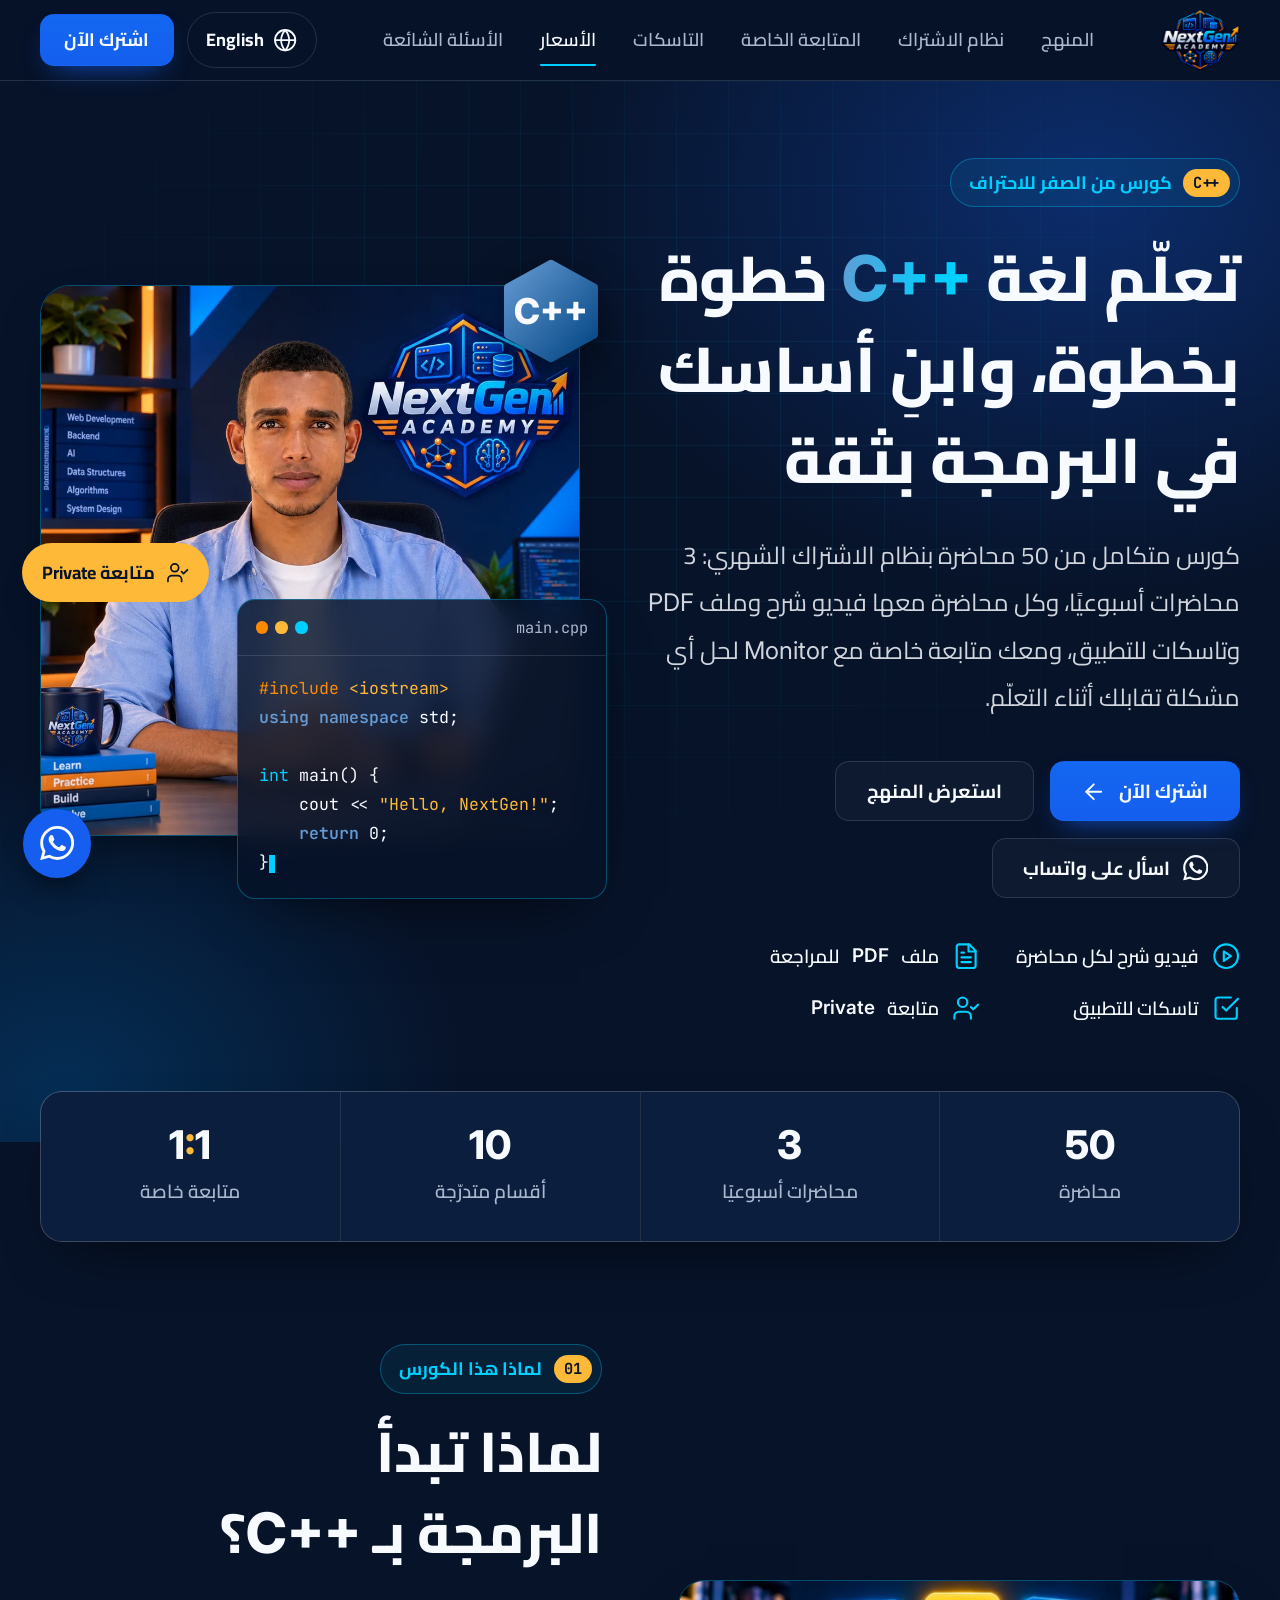
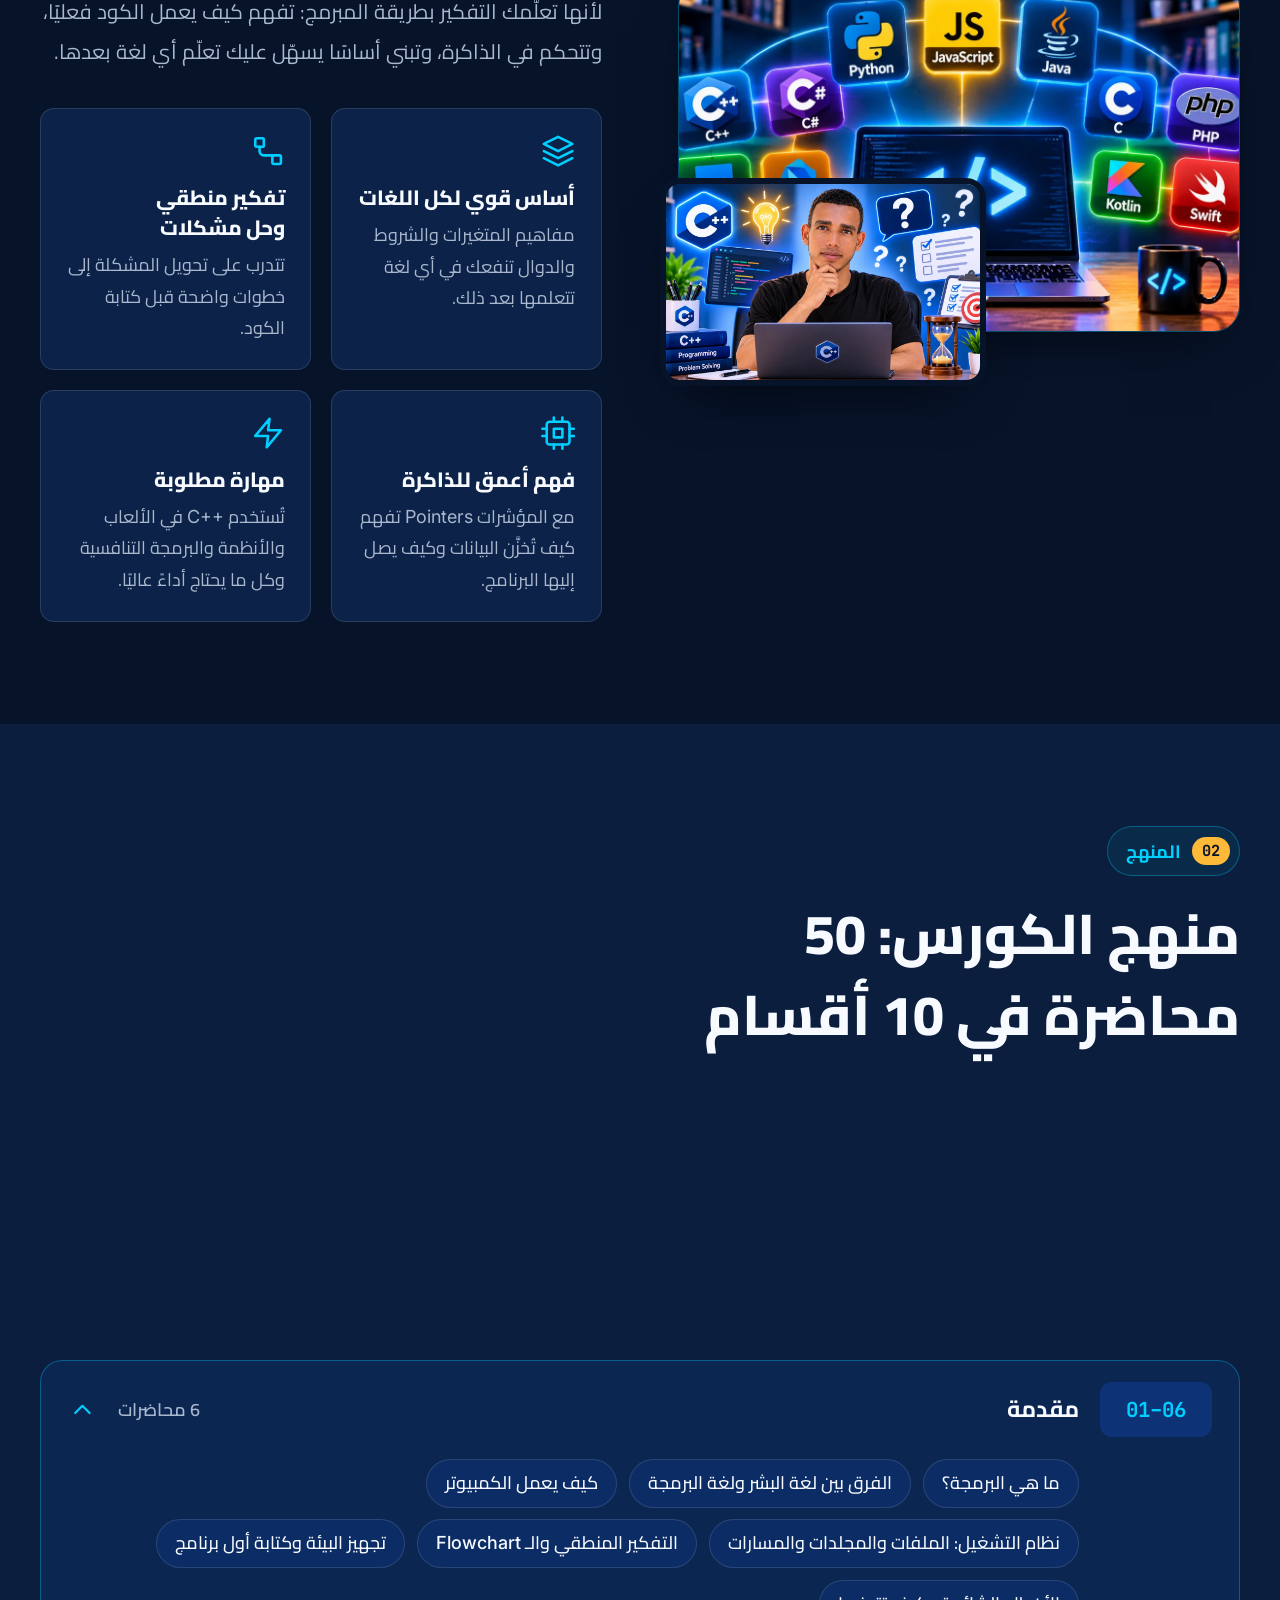
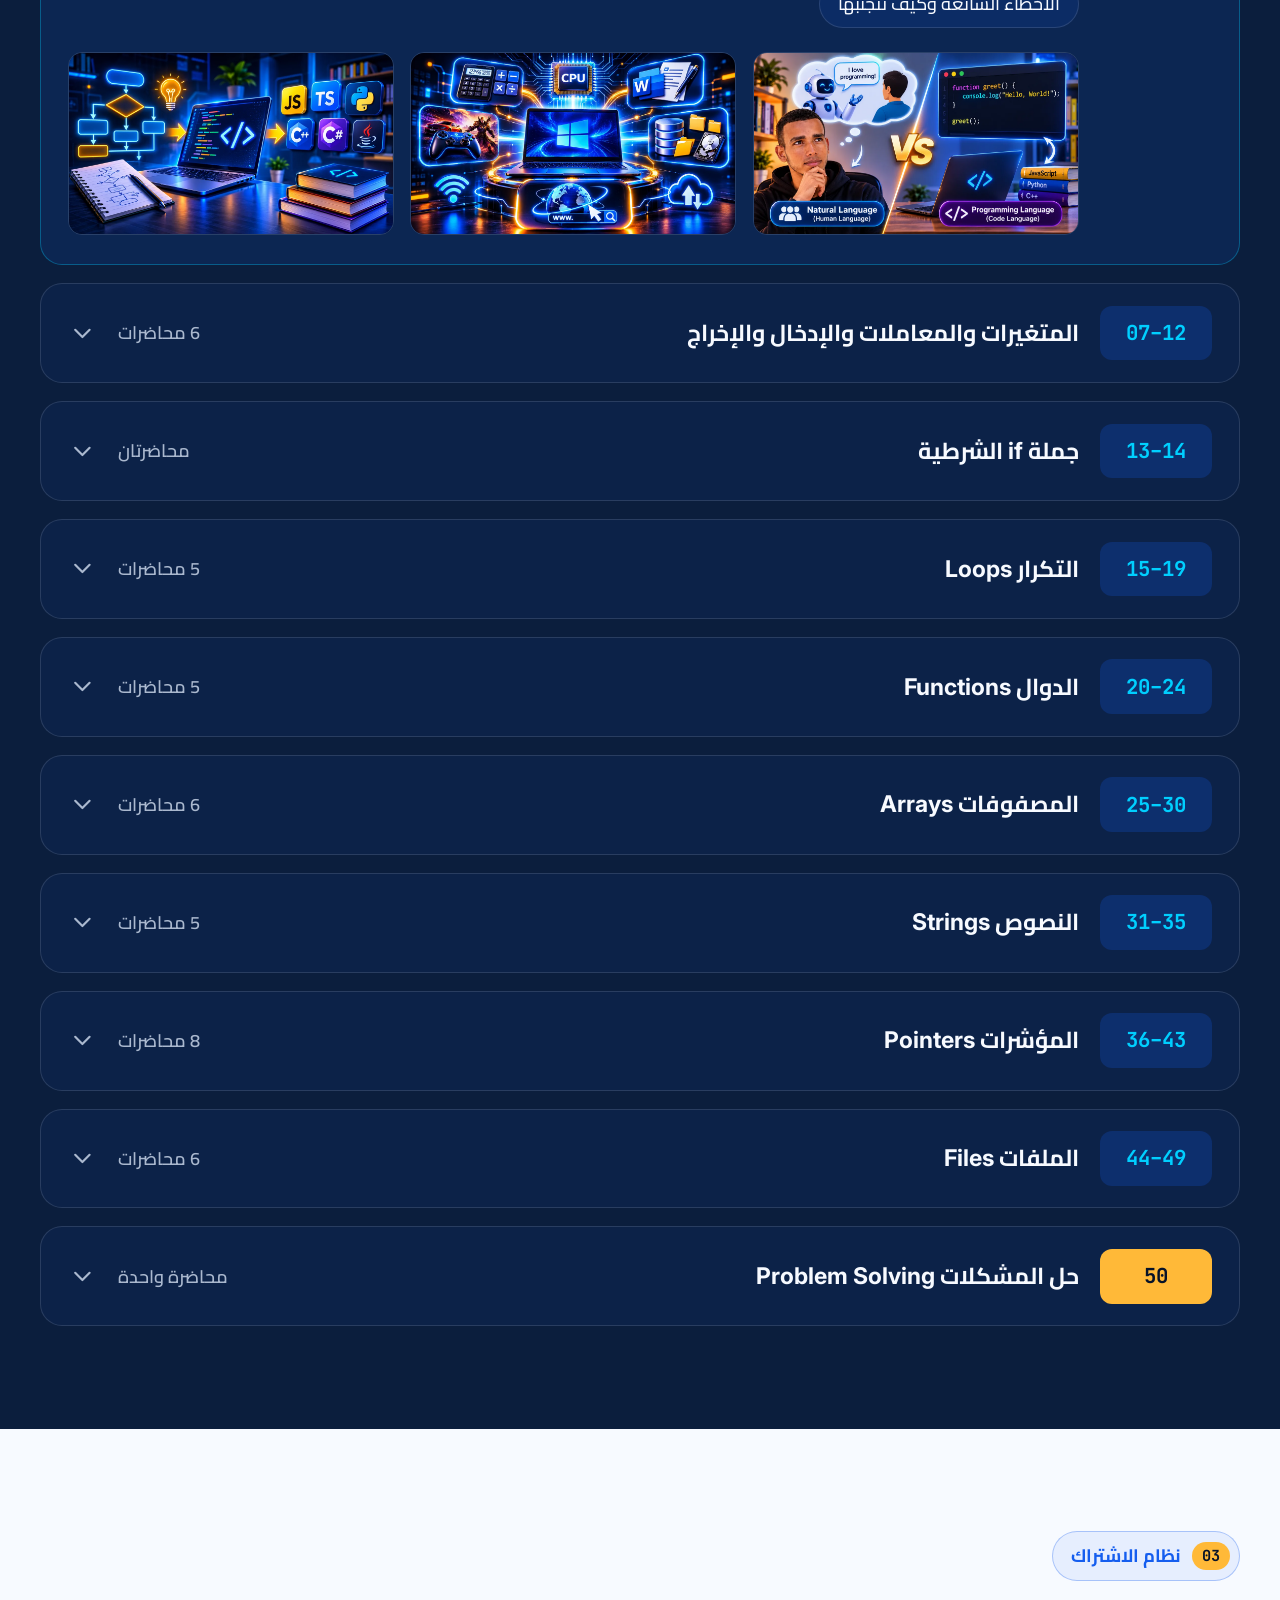
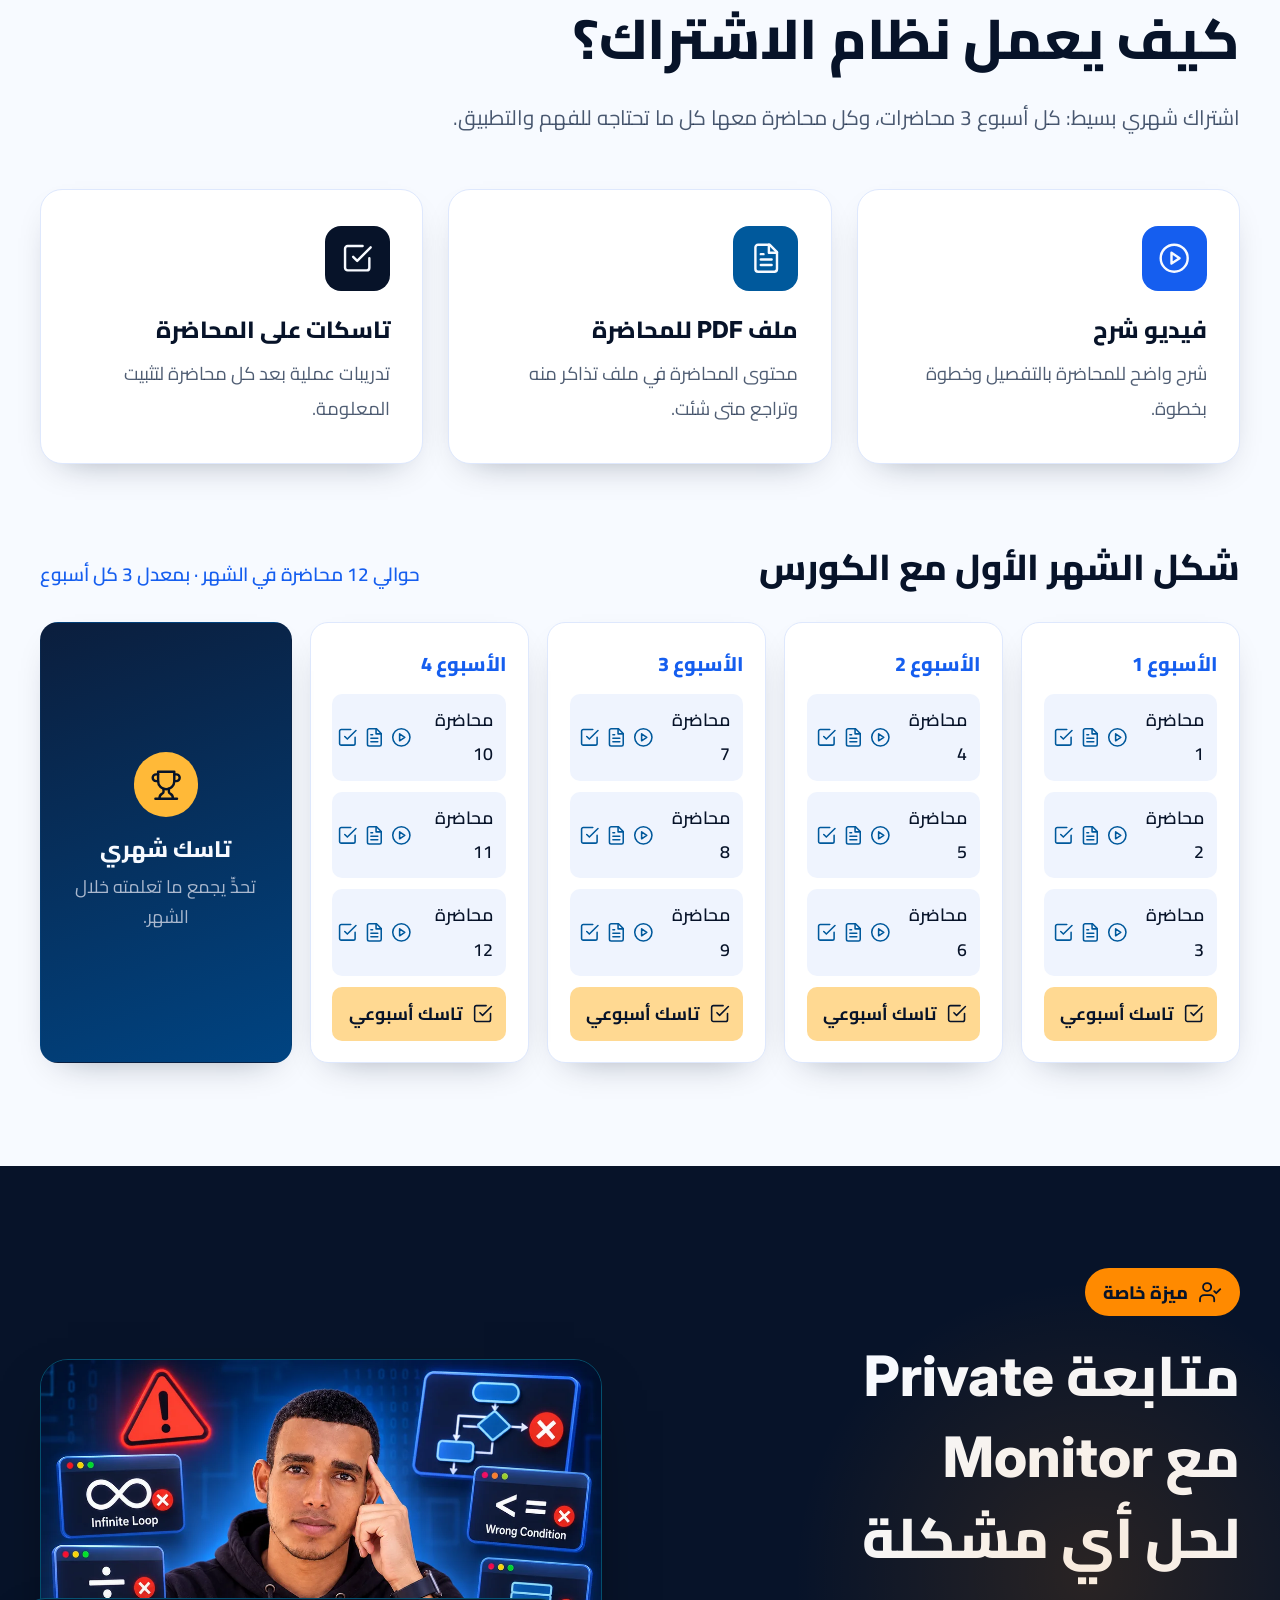
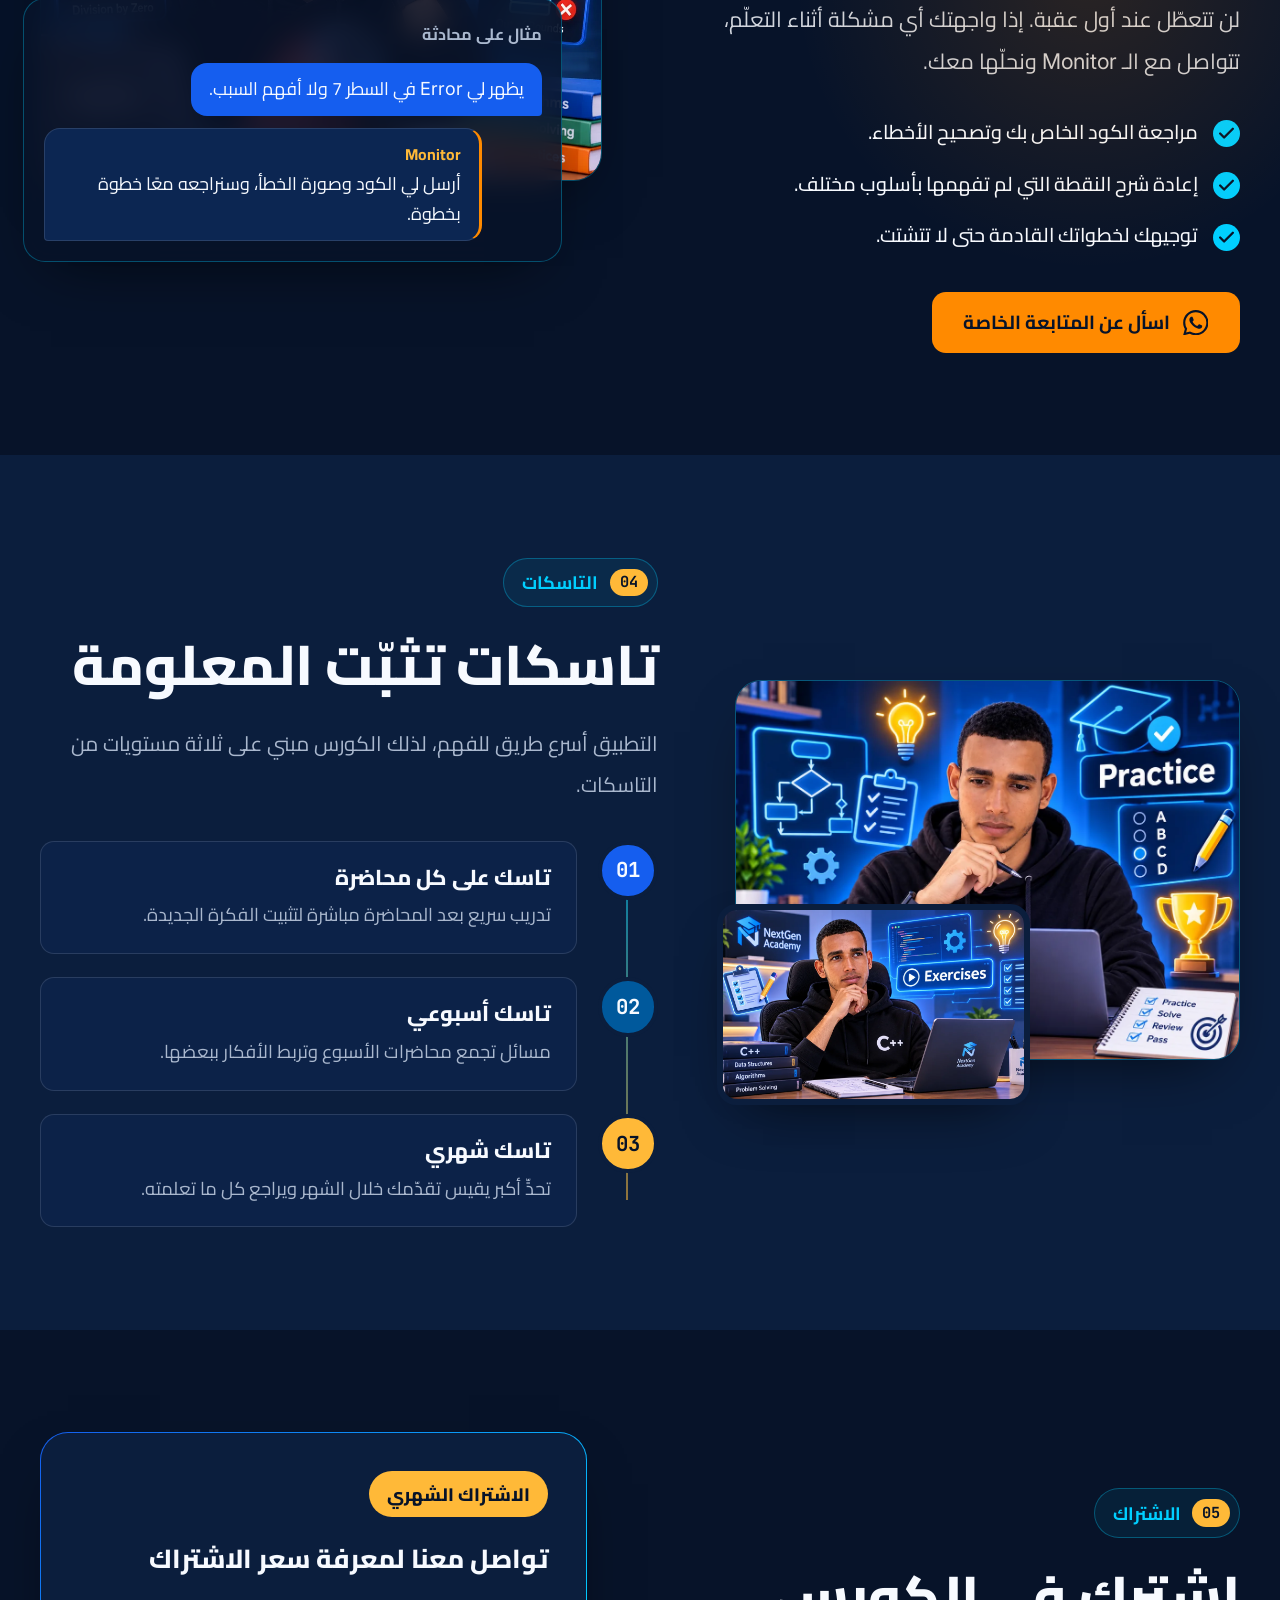
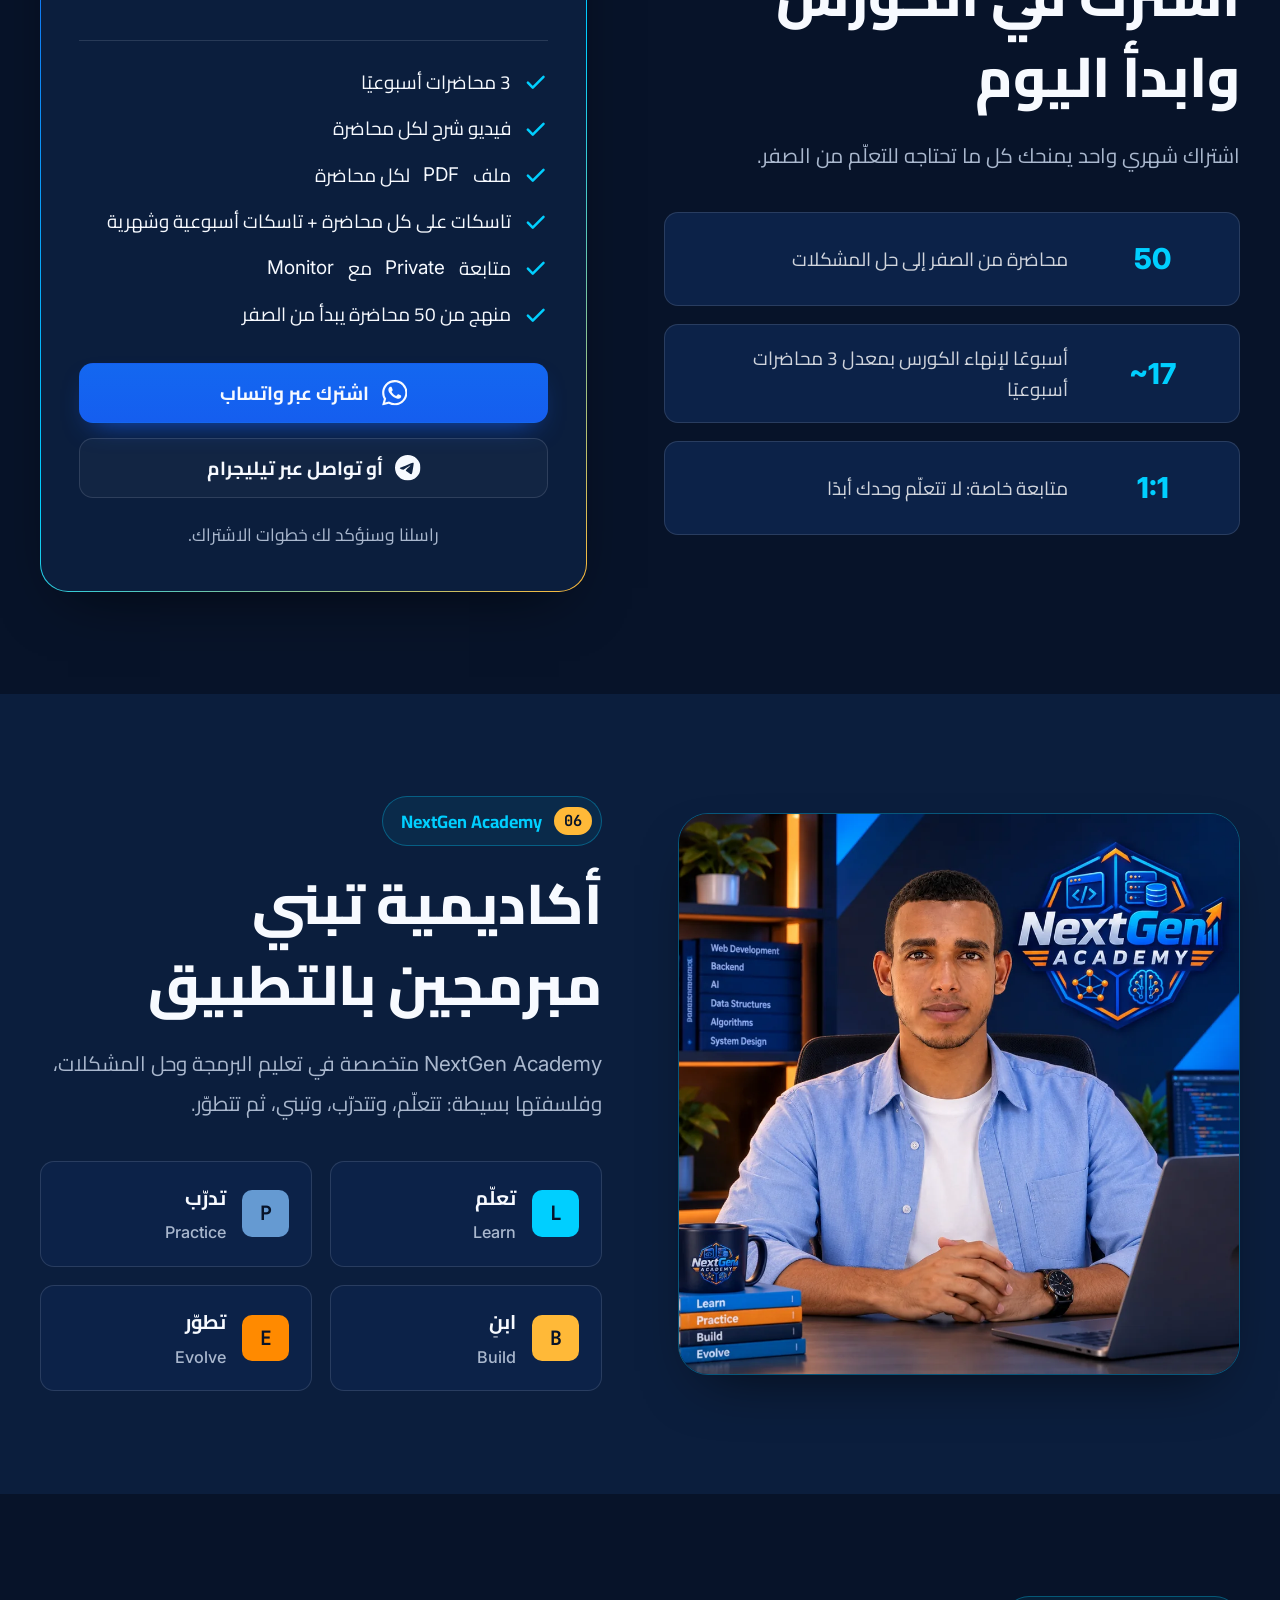
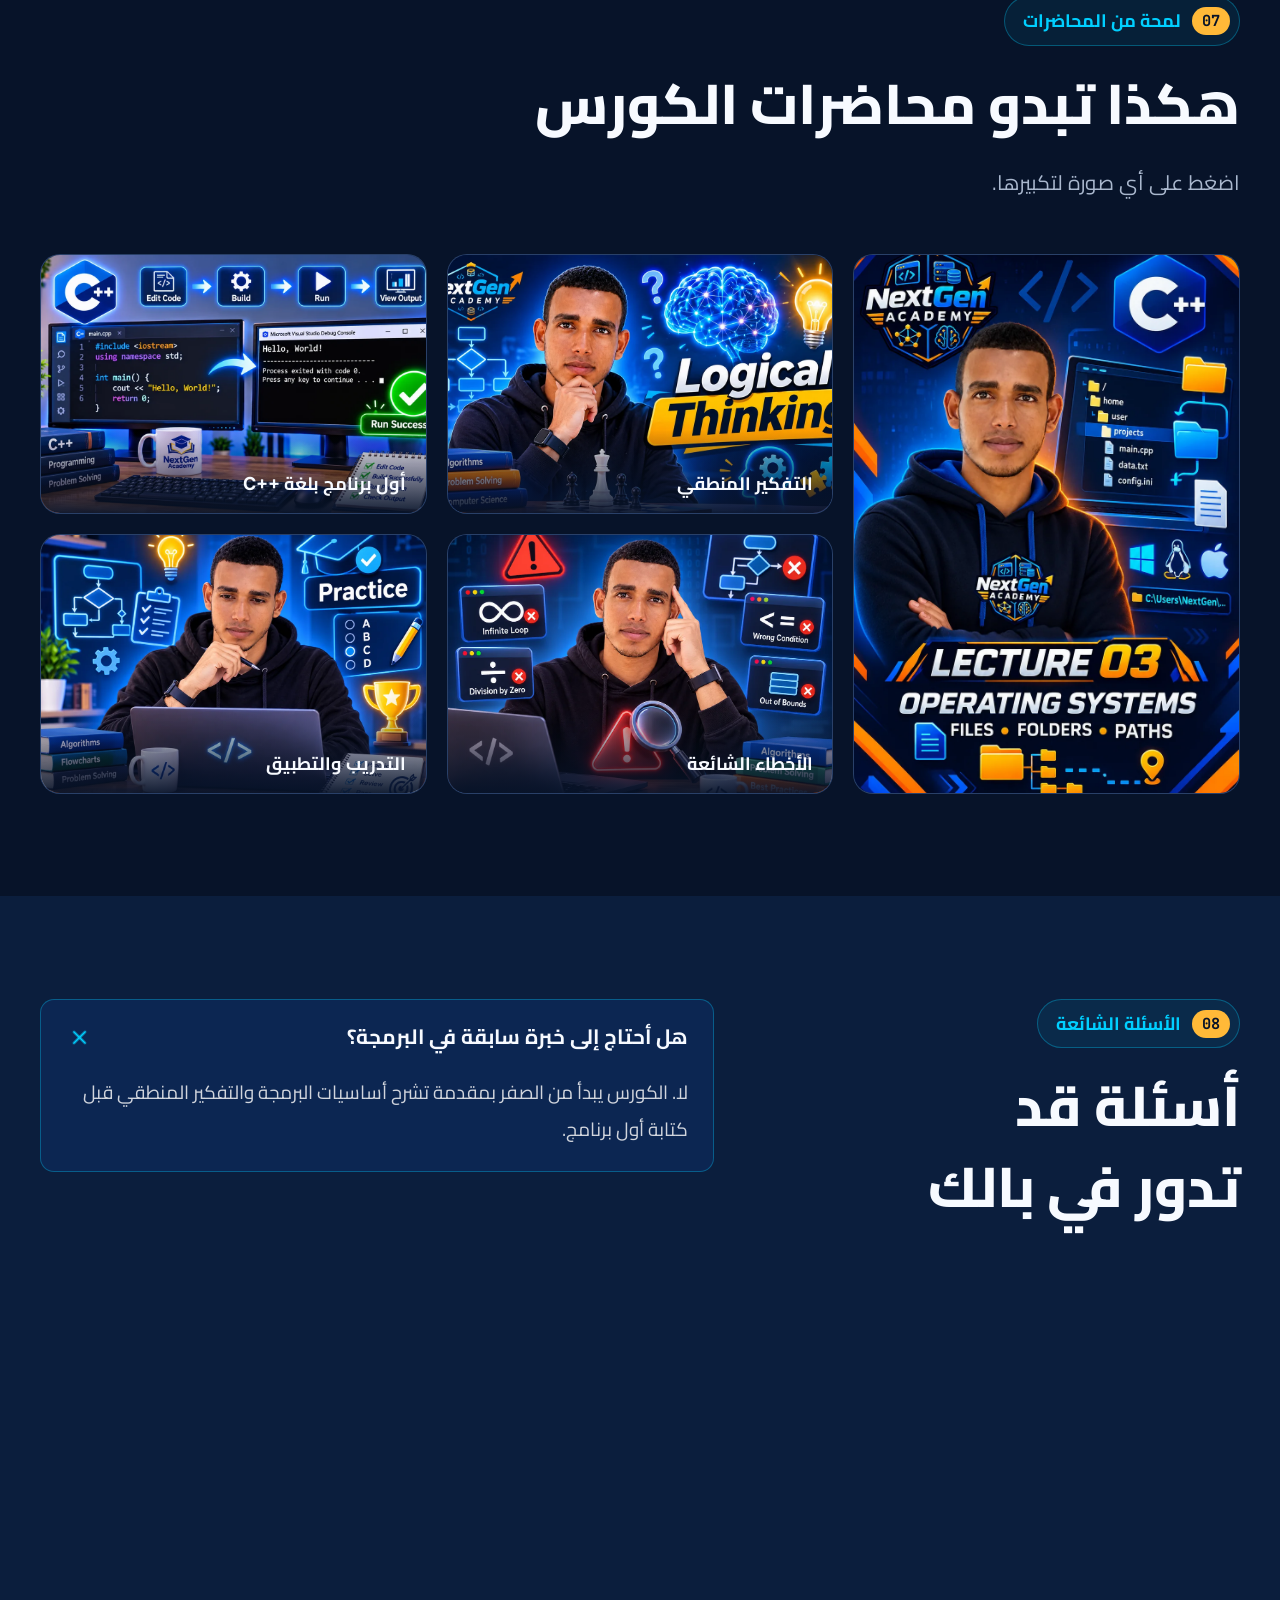
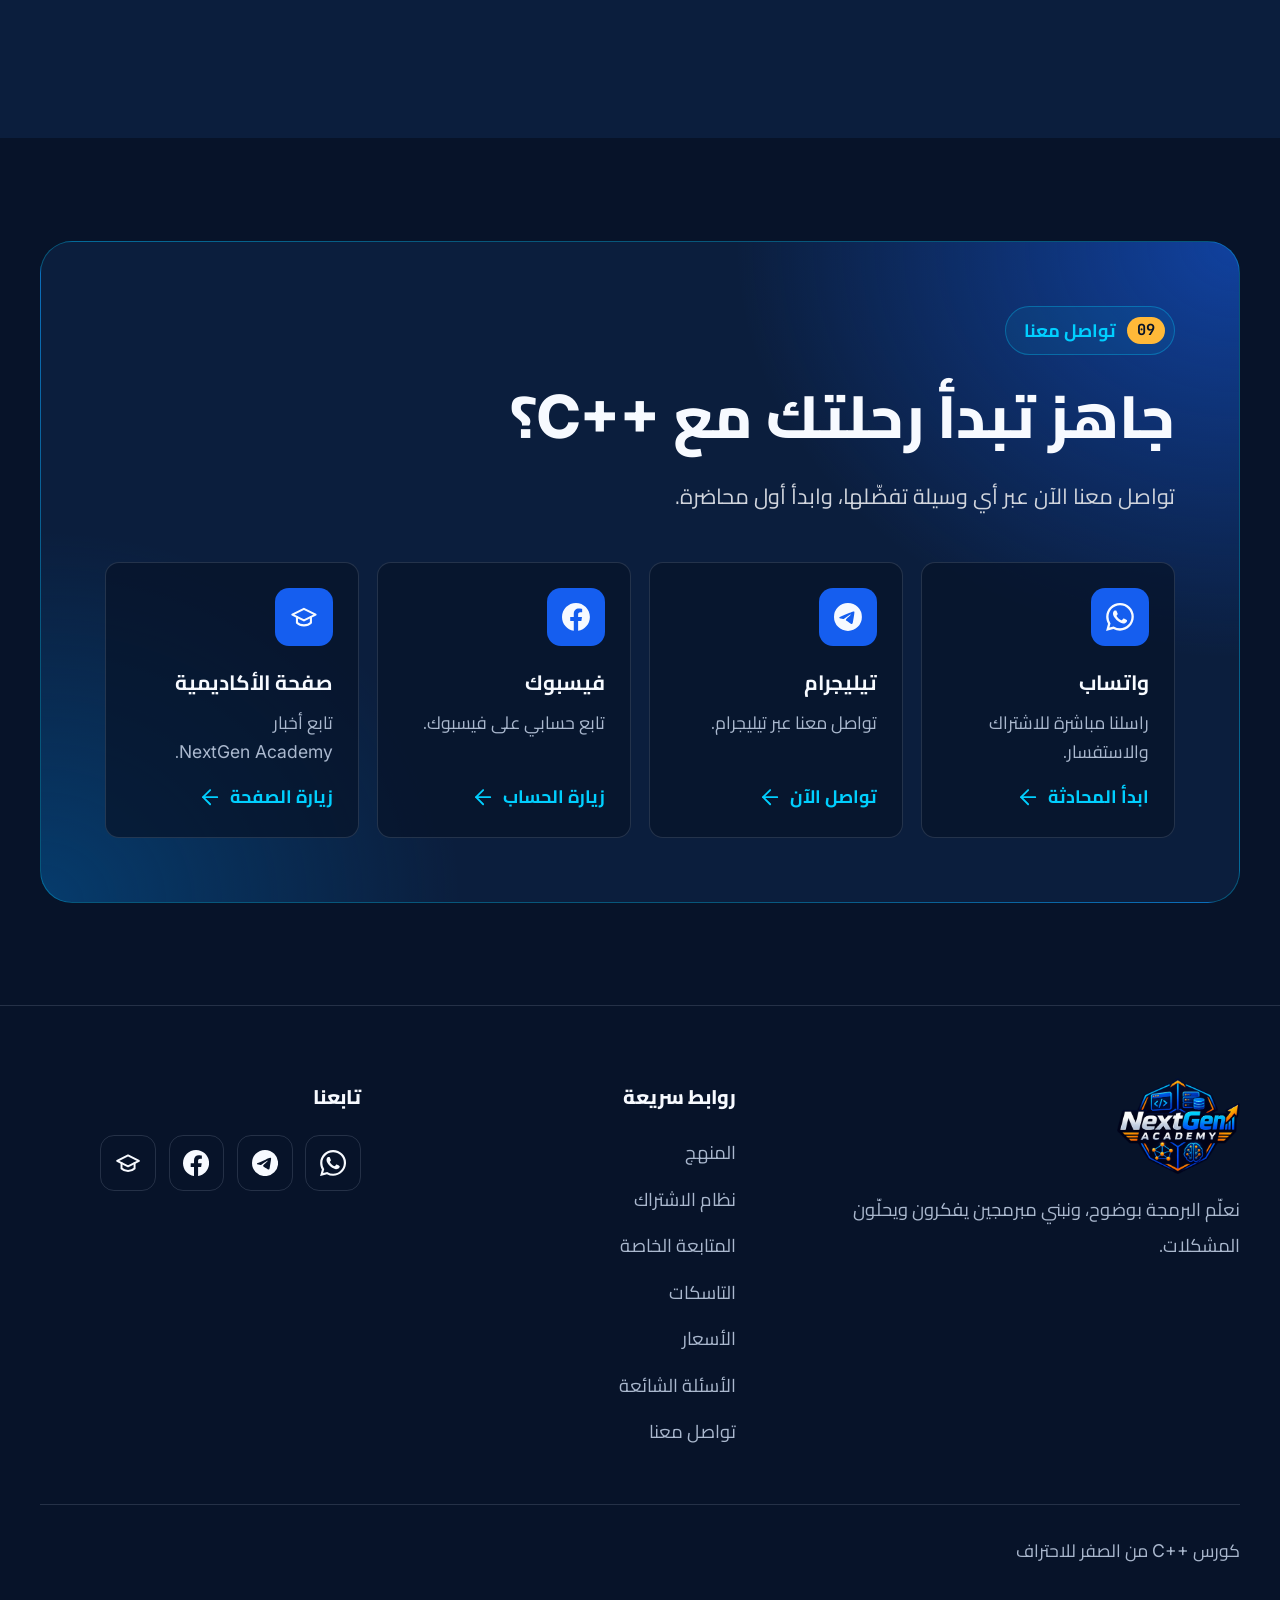
<file: index.html>
<!DOCTYPE html>
<html lang="ar" dir="rtl">
<head>
<meta charset="utf-8">
<meta name="viewport" content="width=device-width, initial-scale=1">
<title>كورس C++ من الصفر للاحتراف | NextGen Academy</title>
<meta name="description" content="كورس C++ متكامل من 50 محاضرة: مقدمة، متغيرات، شروط، تكرار، دوال، مصفوفات، نصوص، مؤشرات وملفات. اشتراك شهري، 3 محاضرات أسبوعيًا (فيديو + PDF + تاسكات) ومتابعة خاصة Private مع Monitor.">
<meta name="theme-color" content="#071329">
<meta property="og:type" content="website">
<meta property="og:site_name" content="NextGen Academy">
<meta property="og:title" content="كورس C++ من الصفر للاحتراف | NextGen Academy">
<meta property="og:description" content="50 محاضرة، 3 محاضرات أسبوعيًا، فيديو + PDF + تاسكات، ومتابعة Private مع Monitor.">
<!-- بعد رفع الموقع: ضع هنا الرابط الكامل للصورة / After hosting, use the full image URL: https://YOUR-DOMAIN/assets/images/instructor.webp -->
<meta property="og:image" content="assets/images/instructor.webp">
<link rel="icon" type="image/png" href="assets/images/favicon.png">
<link rel="apple-touch-icon" href="assets/images/favicon.png">
<link rel="preconnect" href="https://fonts.googleapis.com">
<link rel="preconnect" href="https://fonts.gstatic.com" crossorigin>
<link href="https://fonts.googleapis.com/css2?family=Cairo:wght@400;500;600;700;800&family=Inter:wght@400;500;600;700;800&family=JetBrains+Mono:wght@500;700&display=swap" rel="stylesheet">
<link rel="stylesheet" href="css/style.css">
<script type="application/ld+json">
{"@context":"https://schema.org","@type":"Course","name":"كورس C++ من الصفر للاحتراف","description":"كورس C++ متكامل من 50 محاضرة بنظام الاشتراك الشهري.","provider":{"@type":"Organization","name":"NextGen Academy"},"inLanguage":"ar"}
</script>
</head>
<body>

<svg width="0" height="0" style="position:absolute" aria-hidden="true" focusable="false">
<symbol id="i-play" viewBox="0 0 24 24"><circle cx="12" cy="12" r="10"/><polygon points="10 8 16 12 10 16 10 8"/></symbol>
<symbol id="i-file" viewBox="0 0 24 24"><path d="M14.5 2H6a2 2 0 0 0-2 2v16a2 2 0 0 0 2 2h12a2 2 0 0 0 2-2V7.5L14.5 2z"/><polyline points="14 2 14 8 20 8"/><line x1="16" y1="13" x2="8" y2="13"/><line x1="16" y1="17" x2="8" y2="17"/><line x1="10" y1="9" x2="8" y2="9"/></symbol>
<symbol id="i-tasks" viewBox="0 0 24 24"><polyline points="9 11 12 14 22 4"/><path d="M21 12v7a2 2 0 0 1-2 2H5a2 2 0 0 1-2-2V5a2 2 0 0 1 2-2h11"/></symbol>
<symbol id="i-user" viewBox="0 0 24 24"><path d="M16 21v-2a4 4 0 0 0-4-4H6a4 4 0 0 0-4 4v2"/><circle cx="9" cy="7" r="4"/><polyline points="16 11 18 13 22 9"/></symbol>
<symbol id="i-arrow" viewBox="0 0 24 24"><line x1="5" y1="12" x2="19" y2="12"/><polyline points="12 5 19 12 12 19"/></symbol>
<symbol id="i-check" viewBox="0 0 24 24"><polyline points="20 6 9 17 4 12"/></symbol>
<symbol id="i-menu" viewBox="0 0 24 24"><line x1="3" y1="12" x2="21" y2="12"/><line x1="3" y1="6" x2="21" y2="6"/><line x1="3" y1="18" x2="21" y2="18"/></symbol>
<symbol id="i-x" viewBox="0 0 24 24"><line x1="18" y1="6" x2="6" y2="18"/><line x1="6" y1="6" x2="18" y2="18"/></symbol>
<symbol id="i-plus" viewBox="0 0 24 24"><line x1="12" y1="5" x2="12" y2="19"/><line x1="5" y1="12" x2="19" y2="12"/></symbol>
<symbol id="i-chev" viewBox="0 0 24 24"><polyline points="6 9 12 15 18 9"/></symbol>
<symbol id="i-cap" viewBox="0 0 24 24"><path d="M22 10 12 5 2 10l10 5 10-5z"/><path d="M6 12v5c3 3 9 3 12 0v-5"/></symbol>
<symbol id="i-trophy" viewBox="0 0 24 24"><path d="M6 9H4.5a2.5 2.5 0 0 1 0-5H6"/><path d="M18 9h1.5a2.5 2.5 0 0 0 0-5H18"/><path d="M4 22h16"/><path d="M10 14.66V17c0 .55-.47.98-.97 1.21C7.85 18.75 7 20.24 7 22"/><path d="M14 14.66V17c0 .55.47.98.97 1.21C16.15 18.75 17 20.24 17 22"/><path d="M18 2H6v7a6 6 0 0 0 12 0V2Z"/></symbol>
<symbol id="i-globe" viewBox="0 0 24 24"><circle cx="12" cy="12" r="10"/><line x1="2" y1="12" x2="22" y2="12"/><path d="M12 2a15.3 15.3 0 0 1 4 10 15.3 15.3 0 0 1-4 10 15.3 15.3 0 0 1-4-10 15.3 15.3 0 0 1 4-10z"/></symbol>
<symbol id="i-layers" viewBox="0 0 24 24"><polygon points="12 2 2 7 12 12 22 7 12 2"/><polyline points="2 17 12 22 22 17"/><polyline points="2 12 12 17 22 12"/></symbol>
<symbol id="i-flow" viewBox="0 0 24 24"><rect x="3" y="3" width="6" height="6" rx="1"/><rect x="15" y="15" width="6" height="6" rx="1"/><path d="M6 9v3a3 3 0 0 0 3 3h6"/></symbol>
<symbol id="i-cpu" viewBox="0 0 24 24"><rect x="4" y="4" width="16" height="16" rx="2"/><rect x="9" y="9" width="6" height="6"/><path d="M9 1v3M15 1v3M9 20v3M15 20v3M20 9h3M20 14h3M1 9h3M1 14h3"/></symbol>
<symbol id="i-zap" viewBox="0 0 24 24"><polygon points="13 2 3 14 12 14 11 22 21 10 12 10 13 2"/></symbol>
<symbol id="i-wa" viewBox="0 0 24 24"><path d="M17.472 14.382c-.297-.149-1.758-.867-2.03-.967-.273-.099-.471-.148-.67.15-.197.297-.767.966-.94 1.164-.173.199-.347.223-.644.075-.297-.15-1.255-.463-2.39-1.475-.883-.788-1.48-1.761-1.653-2.059-.173-.297-.018-.458.13-.606.134-.133.298-.347.446-.52.149-.174.198-.298.298-.497.099-.198.05-.371-.025-.52-.075-.149-.669-1.612-.916-2.207-.242-.579-.487-.5-.669-.51-.173-.008-.371-.01-.57-.01-.198 0-.52.074-.792.372-.272.297-1.04 1.016-1.04 2.479 0 1.462 1.065 2.875 1.213 3.074.149.198 2.096 3.2 5.077 4.487.709.306 1.262.489 1.694.625.712.227 1.36.195 1.871.118.571-.085 1.758-.719 2.006-1.413.248-.694.248-1.289.173-1.413-.074-.124-.272-.198-.57-.347m-5.421 7.403h-.004a9.87 9.87 0 01-5.031-1.378l-.361-.214-3.741.982.998-3.648-.235-.374a9.86 9.86 0 01-1.51-5.26c.001-5.45 4.436-9.884 9.888-9.884 2.64 0 5.122 1.03 6.988 2.898a9.825 9.825 0 012.893 6.994c-.003 5.45-4.437 9.884-9.885 9.884m8.413-18.297A11.815 11.815 0 0012.05 0C5.495 0 .16 5.335.157 11.892c0 2.096.547 4.142 1.588 5.945L.057 24l6.305-1.654a11.882 11.882 0 005.683 1.448h.005c6.554 0 11.89-5.335 11.893-11.893a11.821 11.821 0 00-3.48-8.413z"/></symbol>
<symbol id="i-fb" viewBox="0 0 24 24"><path d="M24 12.073c0-6.627-5.373-12-12-12s-12 5.373-12 12c0 5.99 4.388 10.954 10.125 11.854v-8.385H7.078v-3.47h3.047V9.43c0-3.007 1.792-4.669 4.533-4.669 1.312 0 2.686.235 2.686.235v2.953H15.83c-1.491 0-1.956.925-1.956 1.874v2.25h3.328l-.532 3.47h-2.796v8.385C19.612 23.027 24 18.062 24 12.073z"/></symbol>
<symbol id="i-tg" viewBox="0 0 24 24"><path d="M11.944 0A12 12 0 0 0 0 12a12 12 0 0 0 12 12 12 12 0 0 0 12-12A12 12 0 0 0 12 0a12 12 0 0 0-.056 0zm4.962 7.224c.1-.002.321.023.465.14a.506.506 0 0 1 .171.325c.016.093.036.306.02.472-.18 1.898-.962 6.502-1.36 8.627-.168.9-.499 1.201-.82 1.23-.696.065-1.225-.46-1.9-.902-1.056-.693-1.653-1.124-2.678-1.8-1.185-.78-.417-1.21.258-1.91.177-.184 3.247-2.977 3.307-3.23.007-.032.014-.15-.056-.212s-.174-.041-.249-.024c-.106.024-1.793 1.14-5.061 3.345-.48.33-.913.49-1.302.48-.428-.008-1.252-.241-1.865-.44-.752-.245-1.349-.374-1.297-.789.027-.216.325-.437.893-.663 3.498-1.524 5.83-2.529 6.998-3.014 3.332-1.386 4.025-1.627 4.476-1.635z"/></symbol>
</svg>

<a class="skip-link" href="#main">انتقل إلى المحتوى</a>

<header class="site-header">
  <div class="container nav-inner">
    <a class="brand" href="#home" aria-label="NextGen Academy"><img src="assets/images/logo.png" alt="NextGen Academy" width="78" height="62"></a>
    <nav class="nav-links" id="nav-links" aria-label="القائمة الرئيسية"><a href="#curriculum">المنهج</a><a href="#how">نظام الاشتراك</a><a href="#private">المتابعة الخاصة</a><a href="#tasks">التاسكات</a><a href="#pricing">الأسعار</a><a href="#faq">الأسئلة الشائعة</a></nav>
    <div class="nav-actions">
      <a class="lang-switch" href="en.html" hreflang="en" lang="en" data-lang-switch><svg class="icon" aria-hidden="true"><use href="#i-globe"/></svg><span>English</span></a>
      <a class="btn btn-primary btn-sm" href="#pricing">اشترك الآن</a>
      <button class="menu-toggle" type="button" aria-expanded="false" aria-controls="nav-links" aria-label="القائمة"><svg class="icon i-open" aria-hidden="true"><use href="#i-menu"/></svg><svg class="icon i-close" aria-hidden="true"><use href="#i-x"/></svg></button>
    </div>
  </div>
</header>

<main id="main">

<!-- ============ HERO ============ -->
<section class="hero" id="home">
  <div class="blueprint" aria-hidden="true"></div>
  <div class="container hero-grid">
    <div>
      <span class="eyebrow reveal"><span class="num">C++</span>كورس من الصفر للاحتراف</span>
      <h1 class="reveal" style="--d:.05s">تعلّم لغة <span class='grad'><span class="ltr" dir="ltr">C++</span></span> خطوة بخطوة، وابنِ أساسك في البرمجة بثقة</h1>
      <p class="lead reveal" style="--d:.1s">كورس متكامل من 50 محاضرة بنظام الاشتراك الشهري: 3 محاضرات أسبوعيًا، وكل محاضرة معها فيديو شرح وملف <span class="ltr" dir="ltr">PDF</span> وتاسكات للتطبيق، ومعك متابعة خاصة مع <span class="ltr" dir="ltr">Monitor</span> لحل أي مشكلة تقابلك أثناء التعلّم.</p>
      <div class="hero-cta reveal" style="--d:.15s">
        <a class="btn btn-primary" href="#pricing">اشترك الآن<svg class="icon i-arrow" aria-hidden="true"><use href="#i-arrow"/></svg></a>
        <a class="btn btn-ghost" href="#curriculum">استعرض المنهج</a>
        <a class="btn btn-ghost" href="https://wa.me/201104534626" target="_blank" rel="noopener noreferrer" data-social="whatsapp"><svg class="icon icon--fill" aria-hidden="true"><use href="#i-wa"/></svg>اسأل على واتساب</a>
      </div>
      <ul class="hero-facts reveal" style="--d:.2s">
        <li><svg class="icon" aria-hidden="true"><use href="#i-play"/></svg>فيديو شرح لكل محاضرة</li>
        <li><svg class="icon" aria-hidden="true"><use href="#i-file"/></svg>ملف <span class="ltr" dir="ltr">PDF</span> للمراجعة</li>
        <li><svg class="icon" aria-hidden="true"><use href="#i-tasks"/></svg>تاسكات للتطبيق</li>
        <li><svg class="icon" aria-hidden="true"><use href="#i-user"/></svg>متابعة <span class="ltr" dir="ltr">Private</span></li>
      </ul>
    </div>

    <div class="hero-visual reveal" style="--d:.12s">
      <svg class="hex-badge" viewBox="0 0 100 100" role="img" aria-label="C++" style="direction:ltr">
        <defs><linearGradient id="hg" x1="0" y1="0" x2="1" y2="1"><stop offset="0" stop-color="#659AD2"/><stop offset="1" stop-color="#004482"/></linearGradient></defs>
        <polygon points="50,6 90,28 90,72 50,94 10,72 10,28" fill="url(#hg)" stroke="url(#hg)" stroke-width="7" stroke-linejoin="round"/>
        <text x="50" y="62" text-anchor="middle" font-family="Inter, Arial, sans-serif" font-weight="800" font-size="33" fill="#F7FAFF">C++</text>
      </svg>
      <div class="portrait"><img src="assets/images/instructor.webp" width="1000" height="1000" alt="مدرّب الكورس في NextGen Academy"></div>
      <div class="code-card" aria-hidden="true">
        <div class="bar"><i></i><i></i><i></i><span>main.cpp</span></div>
        <pre class="code"><span class="ln"><span class="tk-pp">#include</span> <span class="tk-str">&lt;iostream&gt;</span></span><span class="ln"><span class="tk-kw">using namespace</span> std;</span><span class="ln">&nbsp;</span><span class="ln"><span class="tk-ty">int</span> <span class="tk-fn">main</span>() {</span><span class="ln">    cout &lt;&lt; <span class="tk-str">"Hello, NextGen!"</span>;</span><span class="ln">    <span class="tk-kw">return</span> 0;</span><span class="ln">}<span class="caret"></span></span></pre>
      </div>
      <span class="float-chip"><svg class="icon" aria-hidden="true"><use href="#i-user"/></svg>متابعة Private</span>
    </div>
  </div>
</section>

<div class="container stats-wrap">
  <div class="stats reveal">
    <div class="stat"><span class="n"><span data-count="50">50</span></span><span class="l">محاضرة</span></div>
    <div class="stat"><span class="n"><span data-count="3">3</span></span><span class="l">محاضرات أسبوعيًا</span></div>
    <div class="stat"><span class="n"><span data-count="10">10</span></span><span class="l">أقسام متدرّجة</span></div>
    <div class="stat"><span class="n">1<em>:</em>1</span><span class="l">متابعة خاصة</span></div>
  </div>
</div>

<!-- ============ WHY C++ ============ -->
<section class="section" id="why">
  <div class="container split">
    <div class="collage reveal">
      <div class="main"><img src="assets/images/languages.webp" loading="lazy" alt="لغات البرمجة المختلفة"></div>
      <div class="sub"><img src="assets/images/questions.webp" loading="lazy" alt="أسئلة المبتدئين في البرمجة"></div>
    </div>
    <div>
      <div class="sec-head" style="margin-bottom:0">
        <span class="eyebrow reveal"><span class="num">01</span>لماذا هذا الكورس</span>
        <h2 class="reveal">لماذا تبدأ البرمجة بـ <span class="ltr" dir="ltr">C++</span>؟</h2>
        <p class="reveal">لأنها تعلّمك التفكير بطريقة المبرمج: تفهم كيف يعمل الكود فعليًا، وتتحكم في الذاكرة، وتبني أساسًا يسهّل عليك تعلّم أي لغة بعدها.</p>
      </div>
      <div class="why-grid"><article class="why-card reveal" style="--d:0.00s"><svg class="icon" aria-hidden="true"><use href="#i-layers"/></svg><h3>أساس قوي لكل اللغات</h3><p>مفاهيم المتغيرات والشروط والدوال تنفعك في أي لغة تتعلمها بعد ذلك.</p></article><article class="why-card reveal" style="--d:0.07s"><svg class="icon" aria-hidden="true"><use href="#i-flow"/></svg><h3>تفكير منطقي وحل مشكلات</h3><p>تتدرب على تحويل المشكلة إلى خطوات واضحة قبل كتابة الكود.</p></article><article class="why-card reveal" style="--d:0.14s"><svg class="icon" aria-hidden="true"><use href="#i-cpu"/></svg><h3>فهم أعمق للذاكرة</h3><p>مع المؤشرات <span class="ltr" dir="ltr">Pointers</span> تفهم كيف تُخزَّن البيانات وكيف يصل إليها البرنامج.</p></article><article class="why-card reveal" style="--d:0.21s"><svg class="icon" aria-hidden="true"><use href="#i-zap"/></svg><h3>مهارة مطلوبة</h3><p>تُستخدم <span class="ltr" dir="ltr">C++</span> في الألعاب والأنظمة والبرمجة التنافسية وكل ما يحتاج أداءً عاليًا.</p></article></div>
    </div>
  </div>
</section>

<!-- ============ CURRICULUM ============ -->
<section class="section section--mid" id="curriculum">
  <div class="container">
    <div class="sec-head">
      <span class="eyebrow reveal"><span class="num">02</span>المنهج</span>
      <h2 class="reveal">منهج الكورس: 50 محاضرة في 10 أقسام</h2>
      <p class="reveal">رحلة متدرّجة تبدأ من الصفر وتنتهي بحل مسائل تطبيقية، وكل قسم يبني على ما قبله.</p>
    </div>
    <div class="roadmap reveal">
      <div class="roadmap-bar" role="group" aria-label="خريطة المحاضرات الخمسين"><button type="button" class="rm-group" style="--n:6;--i:0" data-target="mod-1" title="01–06 · مقدمة" aria-label="القسم 1: 01–06"><i></i><i></i><i></i><i></i><i></i><i></i></button><button type="button" class="rm-group" style="--n:6;--i:1" data-target="mod-2" title="07–12 · المتغيرات والمعاملات والإدخال والإخراج" aria-label="القسم 2: 07–12"><i></i><i></i><i></i><i></i><i></i><i></i></button><button type="button" class="rm-group" style="--n:2;--i:2" data-target="mod-3" title="13–14 · جملة if الشرطية" aria-label="القسم 3: 13–14"><i></i><i></i></button><button type="button" class="rm-group" style="--n:5;--i:3" data-target="mod-4" title="15–19 · التكرار Loops" aria-label="القسم 4: 15–19"><i></i><i></i><i></i><i></i><i></i></button><button type="button" class="rm-group" style="--n:5;--i:4" data-target="mod-5" title="20–24 · الدوال Functions" aria-label="القسم 5: 20–24"><i></i><i></i><i></i><i></i><i></i></button><button type="button" class="rm-group" style="--n:6;--i:5" data-target="mod-6" title="25–30 · المصفوفات Arrays" aria-label="القسم 6: 25–30"><i></i><i></i><i></i><i></i><i></i><i></i></button><button type="button" class="rm-group" style="--n:5;--i:6" data-target="mod-7" title="31–35 · النصوص Strings" aria-label="القسم 7: 31–35"><i></i><i></i><i></i><i></i><i></i></button><button type="button" class="rm-group" style="--n:8;--i:7" data-target="mod-8" title="36–43 · المؤشرات Pointers" aria-label="القسم 8: 36–43"><i></i><i></i><i></i><i></i><i></i><i></i><i></i><i></i></button><button type="button" class="rm-group" style="--n:6;--i:8" data-target="mod-9" title="44–49 · الملفات Files" aria-label="القسم 9: 44–49"><i></i><i></i><i></i><i></i><i></i><i></i></button><button type="button" class="rm-group is-last" style="--n:1;--i:9" data-target="mod-10" title="50 · حل المشكلات Problem Solving" aria-label="القسم 10: 50"><i></i></button></div>
      <div class="roadmap-legend" aria-hidden="true"><span>01</span><span>50</span></div>
      <p class="roadmap-hint">اضغط على أي جزء في الشريط لتفتح تفاصيل القسم.</p>
    </div>
    <div class="modules">
<details class="module" id="mod-1" name="curriculum" open>
  <summary>
    <span class="m-range">01–06</span>
    <span class="m-title">مقدمة</span>
    <span class="m-count">6 محاضرات</span>
    <svg class="icon m-chev" aria-hidden="true"><use href="#i-chev"/></svg>
  </summary>
  <div class="m-body"><ul class="topics"><li>ما هي البرمجة؟</li><li>الفرق بين لغة البشر ولغة البرمجة</li><li>كيف يعمل الكمبيوتر</li><li>نظام التشغيل: الملفات والمجلدات والمسارات</li><li>التفكير المنطقي والـ <span class="ltr" dir="ltr">Flowchart</span></li><li>تجهيز البيئة وكتابة أول برنامج</li><li>الأخطاء الشائعة وكيف تتجنبها</li></ul><div class="m-thumbs"><img src="assets/images/natural-vs-code.webp" loading="lazy" alt="الفرق بين لغة البشر ولغة البرمجة"><img src="assets/images/os.webp" loading="lazy" alt="كيف يعمل الكمبيوتر ونظام التشغيل"><img src="assets/images/flow.webp" loading="lazy" alt="من الفكرة إلى الكود"></div></div>
</details>
<details class="module" id="mod-2" name="curriculum">
  <summary>
    <span class="m-range">07–12</span>
    <span class="m-title">المتغيرات والمعاملات والإدخال والإخراج</span>
    <span class="m-count">6 محاضرات</span>
    <svg class="icon m-chev" aria-hidden="true"><use href="#i-chev"/></svg>
  </summary>
  <div class="m-body"><ul class="topics"><li>أنواع البيانات والمتغيرات</li><li><code class="code-inline">cin</code> و <code class="code-inline">cout</code></li><li>المعاملات الحسابية</li><li>معاملات المقارنة والمعاملات المنطقية</li><li>الثوابت وتحويل الأنواع</li></ul></div>
</details>
<details class="module" id="mod-3" name="curriculum">
  <summary>
    <span class="m-range">13–14</span>
    <span class="m-title">جملة <span class="ltr" dir="ltr">if</span> الشرطية</span>
    <span class="m-count">محاضرتان</span>
    <svg class="icon m-chev" aria-hidden="true"><use href="#i-chev"/></svg>
  </summary>
  <div class="m-body"><ul class="topics"><li><code class="code-inline">if</code> و <code class="code-inline">else</code></li><li><code class="code-inline">else if</code> والشروط المتعددة</li><li>الشروط المتداخلة</li><li>ربط الشروط بـ <code class="code-inline">&amp;&amp;</code> و <code class="code-inline">||</code></li></ul></div>
</details>
<details class="module" id="mod-4" name="curriculum">
  <summary>
    <span class="m-range">15–19</span>
    <span class="m-title">التكرار <span class="ltr" dir="ltr">Loops</span></span>
    <span class="m-count">5 محاضرات</span>
    <svg class="icon m-chev" aria-hidden="true"><use href="#i-chev"/></svg>
  </summary>
  <div class="m-body"><ul class="topics"><li>حلقة <code class="code-inline">for</code></li><li>حلقة <code class="code-inline">while</code></li><li>حلقة <code class="code-inline">do-while</code></li><li>الحلقات المتداخلة</li><li><code class="code-inline">break</code> و <code class="code-inline">continue</code></li></ul></div>
</details>
<details class="module" id="mod-5" name="curriculum">
  <summary>
    <span class="m-range">20–24</span>
    <span class="m-title">الدوال <span class="ltr" dir="ltr">Functions</span></span>
    <span class="m-count">5 محاضرات</span>
    <svg class="icon m-chev" aria-hidden="true"><use href="#i-chev"/></svg>
  </summary>
  <div class="m-body"><ul class="topics"><li>تعريف الدوال واستدعاؤها</li><li>المعاملات <span class="ltr" dir="ltr">Parameters</span> وقيمة الإرجاع <span class="ltr" dir="ltr">Return</span></li><li>التمرير بالقيمة وبالمرجع</li><li>تنظيم البرنامج باستخدام الدوال</li></ul></div>
</details>
<details class="module" id="mod-6" name="curriculum">
  <summary>
    <span class="m-range">25–30</span>
    <span class="m-title">المصفوفات <span class="ltr" dir="ltr">Arrays</span></span>
    <span class="m-count">6 محاضرات</span>
    <svg class="icon m-chev" aria-hidden="true"><use href="#i-chev"/></svg>
  </summary>
  <div class="m-body"><ul class="topics"><li>تعريف المصفوفة والوصول للعناصر</li><li>المرور على المصفوفة بالحلقات</li><li>المصفوفات ثنائية الأبعاد</li><li>البحث والترتيب الأساسي</li><li>المصفوفات مع الدوال</li></ul></div>
</details>
<details class="module" id="mod-7" name="curriculum">
  <summary>
    <span class="m-range">31–35</span>
    <span class="m-title">النصوص <span class="ltr" dir="ltr">Strings</span></span>
    <span class="m-count">5 محاضرات</span>
    <svg class="icon m-chev" aria-hidden="true"><use href="#i-chev"/></svg>
  </summary>
  <div class="m-body"><ul class="topics"><li>التعامل مع <code class="code-inline">string</code></li><li>دوال النصوص الشائعة</li><li>المقارنة والبحث والاستبدال</li><li>تطبيقات عملية على النصوص</li></ul></div>
</details>
<details class="module" id="mod-8" name="curriculum">
  <summary>
    <span class="m-range">36–43</span>
    <span class="m-title">المؤشرات <span class="ltr" dir="ltr">Pointers</span></span>
    <span class="m-count">8 محاضرات</span>
    <svg class="icon m-chev" aria-hidden="true"><use href="#i-chev"/></svg>
  </summary>
  <div class="m-body"><ul class="topics"><li>العناوين والذاكرة</li><li>تعريف المؤشرات واستخدامها</li><li>المؤشرات والمصفوفات</li><li>المؤشرات والدوال</li><li>الذاكرة الديناميكية <code class="code-inline">new</code> و <code class="code-inline">delete</code></li></ul></div>
</details>
<details class="module" id="mod-9" name="curriculum">
  <summary>
    <span class="m-range">44–49</span>
    <span class="m-title">الملفات <span class="ltr" dir="ltr">Files</span></span>
    <span class="m-count">6 محاضرات</span>
    <svg class="icon m-chev" aria-hidden="true"><use href="#i-chev"/></svg>
  </summary>
  <div class="m-body"><ul class="topics"><li>القراءة من الملفات</li><li>الكتابة في الملفات</li><li>التعامل مع <code class="code-inline">fstream</code></li><li>تطبيقات عملية على الملفات</li></ul></div>
</details>
<details class="module is-final" id="mod-10" name="curriculum">
  <summary>
    <span class="m-range">50</span>
    <span class="m-title">حل المشكلات <span class="ltr" dir="ltr">Problem Solving</span></span>
    <span class="m-count">محاضرة واحدة</span>
    <svg class="icon m-chev" aria-hidden="true"><use href="#i-chev"/></svg>
  </summary>
  <div class="m-body"><ul class="topics"><li>تحويل المشكلة إلى خطوات</li><li>تطبيقات تجمع كل أقسام الكورس</li><li>مراجعة شاملة</li></ul></div>
</details></div>
  </div>
</section>

<!-- ============ HOW IT WORKS (light) ============ -->
<section class="section section--light" id="how">
  <div class="container">
    <div class="sec-head">
      <span class="eyebrow reveal"><span class="num">03</span>نظام الاشتراك</span>
      <h2 class="reveal">كيف يعمل نظام الاشتراك؟</h2>
      <p class="reveal">اشتراك شهري بسيط: كل أسبوع 3 محاضرات، وكل محاضرة معها كل ما تحتاجه للفهم والتطبيق.</p>
    </div>
    <div class="deliver">
      <article class="deliver-card reveal"><div class="ico"><svg class="icon" aria-hidden="true"><use href="#i-play"/></svg></div><h3>فيديو شرح</h3><p>شرح واضح للمحاضرة بالتفصيل وخطوة بخطوة.</p></article>
      <article class="deliver-card reveal" style="--d:.08s"><div class="ico"><svg class="icon" aria-hidden="true"><use href="#i-file"/></svg></div><h3>ملف <span class="ltr" dir="ltr">PDF</span> للمحاضرة</h3><p>محتوى المحاضرة في ملف تذاكر منه وتراجع متى شئت.</p></article>
      <article class="deliver-card reveal" style="--d:.16s"><div class="ico"><svg class="icon" aria-hidden="true"><use href="#i-tasks"/></svg></div><h3>تاسكات على المحاضرة</h3><p>تدريبات عملية بعد كل محاضرة لتثبيت المعلومة.</p></article>
    </div>
    <div class="month">
      <div class="month-head reveal">
        <h3>شكل الشهر الأول مع الكورس</h3>
        <p>حوالي 12 محاضرة في الشهر · بمعدل 3 كل أسبوع</p>
      </div>
      <div class="weeks"><article class="week reveal" style="--d:0.06s"><h4>الأسبوع 1</h4><div class="lec"><span>محاضرة 1</span><span class="mini" role="img" aria-label="فيديو و PDF وتاسك"><svg class="icon" aria-hidden="true"><use href="#i-play"/></svg><svg class="icon" aria-hidden="true"><use href="#i-file"/></svg><svg class="icon" aria-hidden="true"><use href="#i-tasks"/></svg></span></div><div class="lec"><span>محاضرة 2</span><span class="mini" role="img" aria-label="فيديو و PDF وتاسك"><svg class="icon" aria-hidden="true"><use href="#i-play"/></svg><svg class="icon" aria-hidden="true"><use href="#i-file"/></svg><svg class="icon" aria-hidden="true"><use href="#i-tasks"/></svg></span></div><div class="lec"><span>محاضرة 3</span><span class="mini" role="img" aria-label="فيديو و PDF وتاسك"><svg class="icon" aria-hidden="true"><use href="#i-play"/></svg><svg class="icon" aria-hidden="true"><use href="#i-file"/></svg><svg class="icon" aria-hidden="true"><use href="#i-tasks"/></svg></span></div>
<div class="wk-task"><svg class="icon" aria-hidden="true"><use href="#i-tasks"/></svg><span>تاسك أسبوعي</span></div></article><article class="week reveal" style="--d:0.12s"><h4>الأسبوع 2</h4><div class="lec"><span>محاضرة 4</span><span class="mini" role="img" aria-label="فيديو و PDF وتاسك"><svg class="icon" aria-hidden="true"><use href="#i-play"/></svg><svg class="icon" aria-hidden="true"><use href="#i-file"/></svg><svg class="icon" aria-hidden="true"><use href="#i-tasks"/></svg></span></div><div class="lec"><span>محاضرة 5</span><span class="mini" role="img" aria-label="فيديو و PDF وتاسك"><svg class="icon" aria-hidden="true"><use href="#i-play"/></svg><svg class="icon" aria-hidden="true"><use href="#i-file"/></svg><svg class="icon" aria-hidden="true"><use href="#i-tasks"/></svg></span></div><div class="lec"><span>محاضرة 6</span><span class="mini" role="img" aria-label="فيديو و PDF وتاسك"><svg class="icon" aria-hidden="true"><use href="#i-play"/></svg><svg class="icon" aria-hidden="true"><use href="#i-file"/></svg><svg class="icon" aria-hidden="true"><use href="#i-tasks"/></svg></span></div>
<div class="wk-task"><svg class="icon" aria-hidden="true"><use href="#i-tasks"/></svg><span>تاسك أسبوعي</span></div></article><article class="week reveal" style="--d:0.18s"><h4>الأسبوع 3</h4><div class="lec"><span>محاضرة 7</span><span class="mini" role="img" aria-label="فيديو و PDF وتاسك"><svg class="icon" aria-hidden="true"><use href="#i-play"/></svg><svg class="icon" aria-hidden="true"><use href="#i-file"/></svg><svg class="icon" aria-hidden="true"><use href="#i-tasks"/></svg></span></div><div class="lec"><span>محاضرة 8</span><span class="mini" role="img" aria-label="فيديو و PDF وتاسك"><svg class="icon" aria-hidden="true"><use href="#i-play"/></svg><svg class="icon" aria-hidden="true"><use href="#i-file"/></svg><svg class="icon" aria-hidden="true"><use href="#i-tasks"/></svg></span></div><div class="lec"><span>محاضرة 9</span><span class="mini" role="img" aria-label="فيديو و PDF وتاسك"><svg class="icon" aria-hidden="true"><use href="#i-play"/></svg><svg class="icon" aria-hidden="true"><use href="#i-file"/></svg><svg class="icon" aria-hidden="true"><use href="#i-tasks"/></svg></span></div>
<div class="wk-task"><svg class="icon" aria-hidden="true"><use href="#i-tasks"/></svg><span>تاسك أسبوعي</span></div></article><article class="week reveal" style="--d:0.24s"><h4>الأسبوع 4</h4><div class="lec"><span>محاضرة 10</span><span class="mini" role="img" aria-label="فيديو و PDF وتاسك"><svg class="icon" aria-hidden="true"><use href="#i-play"/></svg><svg class="icon" aria-hidden="true"><use href="#i-file"/></svg><svg class="icon" aria-hidden="true"><use href="#i-tasks"/></svg></span></div><div class="lec"><span>محاضرة 11</span><span class="mini" role="img" aria-label="فيديو و PDF وتاسك"><svg class="icon" aria-hidden="true"><use href="#i-play"/></svg><svg class="icon" aria-hidden="true"><use href="#i-file"/></svg><svg class="icon" aria-hidden="true"><use href="#i-tasks"/></svg></span></div><div class="lec"><span>محاضرة 12</span><span class="mini" role="img" aria-label="فيديو و PDF وتاسك"><svg class="icon" aria-hidden="true"><use href="#i-play"/></svg><svg class="icon" aria-hidden="true"><use href="#i-file"/></svg><svg class="icon" aria-hidden="true"><use href="#i-tasks"/></svg></span></div>
<div class="wk-task"><svg class="icon" aria-hidden="true"><use href="#i-tasks"/></svg><span>تاسك أسبوعي</span></div></article><article class="week week--month reveal" style="--d:0.3s"><div class="trophy"><svg class="icon" aria-hidden="true"><use href="#i-trophy"/></svg></div>
<div><h4>تاسك شهري</h4><p>تحدٍّ يجمع ما تعلمته خلال الشهر.</p></div></article></div>
    </div>
  </div>
</section>

<!-- ============ PRIVATE FOLLOW-UP ============ -->
<section class="section private" id="private">
  <div class="container split">
    <div>
      <span class="badge-private reveal"><svg class="icon" aria-hidden="true"><use href="#i-user"/></svg>ميزة خاصة</span>
      <h2 class="reveal">متابعة <span class="ltr" dir="ltr">Private</span> مع <span class="ltr" dir="ltr">Monitor</span> لحل أي مشكلة</h2>
      <p class="lead reveal">لن تتعطّل عند أول عقبة. إذا واجهتك أي مشكلة أثناء التعلّم، تتواصل مع الـ <span class="ltr" dir="ltr">Monitor</span> ونحلّها معك.</p>
      <ul class="checks reveal">
        <li><svg class="icon" aria-hidden="true"><use href="#i-check"/></svg><span>مراجعة الكود الخاص بك وتصحيح الأخطاء.</span></li>
        <li><svg class="icon" aria-hidden="true"><use href="#i-check"/></svg><span>إعادة شرح النقطة التي لم تفهمها بأسلوب مختلف.</span></li>
        <li><svg class="icon" aria-hidden="true"><use href="#i-check"/></svg><span>توجيهك لخطواتك القادمة حتى لا تتشتت.</span></li>
      </ul>
      <a class="btn btn-accent reveal" href="https://wa.me/201104534626" target="_blank" rel="noopener noreferrer" data-social="whatsapp"><svg class="icon icon--fill" aria-hidden="true"><use href="#i-wa"/></svg>اسأل عن المتابعة الخاصة</a>
    </div>
    <div class="private-visual reveal" style="--d:.1s">
      <div class="frame"><img src="assets/images/errors.webp" loading="lazy" alt="حل أخطاء البرمجة الشائعة"></div>
      <div class="chat" role="img" aria-label="مثال على محادثة مع المتابعة الخاصة">
        <span class="tag">مثال على محادثة</span>
        <div class="bubble me">يظهر لي <span class="ltr" dir="ltr">Error</span> في السطر 7 ولا أفهم السبب.</div>
        <div class="bubble mon"><b>Monitor</b>أرسل لي الكود وصورة الخطأ، وسنراجعه معًا خطوة بخطوة.</div>
      </div>
    </div>
  </div>
</section>

<!-- ============ TASKS ============ -->
<section class="section section--mid" id="tasks">
  <div class="container tasks-grid">
    <div class="tasks-media reveal">
      <div class="a"><img src="assets/images/practice.webp" loading="lazy" alt="التدريب العملي على المسائل"></div>
      <div class="b"><img src="assets/images/exercises.webp" loading="lazy" alt="تمارين الكورس"></div>
    </div>
    <div>
      <div class="sec-head" style="margin-bottom:0">
        <span class="eyebrow reveal"><span class="num">04</span>التاسكات</span>
        <h2 class="reveal">تاسكات تثبّت المعلومة</h2>
        <p class="reveal">التطبيق أسرع طريق للفهم، لذلك الكورس مبني على ثلاثة مستويات من التاسكات.</p>
      </div>
      <div class="ladder">
        <div class="step reveal"><span class="no">01</span><div class="body"><h3>تاسك على كل محاضرة</h3><p>تدريب سريع بعد المحاضرة مباشرة لتثبيت الفكرة الجديدة.</p></div></div>
        <div class="step reveal" style="--d:.08s"><span class="no">02</span><div class="body"><h3>تاسك أسبوعي</h3><p>مسائل تجمع محاضرات الأسبوع وتربط الأفكار ببعضها.</p></div></div>
        <div class="step reveal" style="--d:.16s"><span class="no">03</span><div class="body"><h3>تاسك شهري</h3><p>تحدٍّ أكبر يقيس تقدّمك خلال الشهر ويراجع كل ما تعلمته.</p></div></div>
      </div>
    </div>
  </div>
</section>

<!-- ============ PRICING ============ -->
<section class="section" id="pricing">
  <div class="container pricing-grid">
    <div>
      <span class="eyebrow reveal"><span class="num">05</span>الاشتراك</span>
      <h2 class="reveal">اشترك في الكورس وابدأ اليوم</h2>
      <p class="lead reveal">اشتراك شهري واحد يمنحك كل ما تحتاجه للتعلّم من الصفر.</p>
      <ul class="why-list">
        <li class="reveal"><strong>50</strong><span>محاضرة من الصفر إلى حل المشكلات</span></li>
        <li class="reveal" style="--d:.07s"><strong>~17</strong><span>أسبوعًا لإنهاء الكورس بمعدل 3 محاضرات أسبوعيًا</span></li>
        <li class="reveal" style="--d:.14s"><strong>1:1</strong><span>متابعة خاصة: لا تتعلّم وحدك أبدًا</span></li>
      </ul>
    </div>
    <div class="price-card reveal" style="--d:.1s">
      <span class="plan">الاشتراك الشهري</span>
      <div class="price" data-price><span class="ask">تواصل معنا لمعرفة سعر الاشتراك</span></div>
      <ul>
        <li><svg class="icon" aria-hidden="true"><use href="#i-check"/></svg>3 محاضرات أسبوعيًا</li>
        <li><svg class="icon" aria-hidden="true"><use href="#i-check"/></svg>فيديو شرح لكل محاضرة</li>
        <li><svg class="icon" aria-hidden="true"><use href="#i-check"/></svg>ملف <span class="ltr" dir="ltr">PDF</span> لكل محاضرة</li>
        <li><svg class="icon" aria-hidden="true"><use href="#i-check"/></svg>تاسكات على كل محاضرة + تاسكات أسبوعية وشهرية</li>
        <li><svg class="icon" aria-hidden="true"><use href="#i-check"/></svg>متابعة <span class="ltr" dir="ltr">Private</span> مع <span class="ltr" dir="ltr">Monitor</span></li>
        <li><svg class="icon" aria-hidden="true"><use href="#i-check"/></svg>منهج من 50 محاضرة يبدأ من الصفر</li>
      </ul>
      <div class="btns">
        <a class="btn btn-primary btn-block" href="https://wa.me/201104534626" target="_blank" rel="noopener noreferrer" data-social="whatsapp"><svg class="icon icon--fill" aria-hidden="true"><use href="#i-wa"/></svg>اشترك عبر واتساب</a>
        <a class="btn btn-ghost btn-block" href="https://t.me/muh_syd" target="_blank" rel="noopener noreferrer" data-social="telegram"><svg class="icon icon--fill" aria-hidden="true"><use href="#i-tg"/></svg>أو تواصل عبر تيليجرام</a>
      </div>
      <p class="note">راسلنا وسنؤكد لك خطوات الاشتراك.</p>
    </div>
  </div>
</section>

<!-- ============ ACADEMY ============ -->
<section class="section section--mid academy" id="academy">
  <div class="container split">
    <div class="academy-visual reveal"><div class="frame"><img src="assets/images/instructor.webp" loading="lazy" alt="مدرّب الكورس في أكاديمية NextGen"></div></div>
    <div>
      <span class="eyebrow reveal"><span class="num">06</span>NextGen Academy</span>
      <h2 class="reveal">أكاديمية تبني مبرمجين بالتطبيق</h2>
      <p class="lead reveal"><span class="ltr" dir="ltr">NextGen Academy</span> متخصصة في تعليم البرمجة وحل المشكلات، وفلسفتها بسيطة: تتعلّم، وتتدرّب، وتبني، ثم تتطوّر.</p>
      <ul class="values reveal">
        <li><b>L</b><span>تعلّم<small>Learn</small></span></li>
        <li><b>P</b><span>تدرّب<small>Practice</small></span></li>
        <li><b>B</b><span>ابنِ<small>Build</small></span></li>
        <li><b>E</b><span>تطوّر<small>Evolve</small></span></li>
      </ul>
    </div>
  </div>
</section>

<!-- ============ GALLERY ============ -->
<section class="section" id="gallery">
  <div class="container">
    <div class="sec-head">
      <span class="eyebrow reveal"><span class="num">07</span>لمحة من المحاضرات</span>
      <h2 class="reveal">هكذا تبدو محاضرات الكورس</h2>
      <p class="reveal">اضغط على أي صورة لتكبيرها.</p>
    </div>
    <div class="gallery"><button type="button" class="shot tall reveal" style="--d:0.00s" data-caption="المحاضرة 3 · نظام التشغيل: الملفات والمجلدات والمسارات"><img src="assets/images/lecture-03.webp" loading="lazy" alt="غلاف المحاضرة 3"></button><button type="button" class="shot  reveal" style="--d:0.05s" data-caption="التفكير المنطقي"><img src="assets/images/logical-thinking.webp" loading="lazy" alt="محاضرة التفكير المنطقي"><span class="cap">التفكير المنطقي</span></button><button type="button" class="shot  reveal" style="--d:0.10s" data-caption="أول برنامج بلغة C++"><img src="assets/images/hello-world.webp" loading="lazy" alt="كتابة وتشغيل أول برنامج"><span class="cap">أول برنامج بلغة <span class="ltr" dir="ltr">C++</span></span></button><button type="button" class="shot  reveal" style="--d:0.15s" data-caption="الأخطاء الشائعة"><img src="assets/images/errors.webp" loading="lazy" alt="الأخطاء الشائعة في البرمجة"><span class="cap">الأخطاء الشائعة</span></button><button type="button" class="shot  reveal" style="--d:0.20s" data-caption="التدريب والتطبيق"><img src="assets/images/practice.webp" loading="lazy" alt="التدريب العملي"><span class="cap">التدريب والتطبيق</span></button></div>
  </div>
  <dialog id="lightbox" class="lightbox" aria-label="معاينة الصورة">
    <button class="lb-close" type="button" aria-label="إغلاق"><svg class="icon" aria-hidden="true"><use href="#i-x"/></svg></button>
    <img alt="">
    <p class="lb-cap"></p>
  </dialog>
</section>

<!-- ============ FAQ ============ -->
<section class="section section--mid" id="faq">
  <div class="container faq-grid">
    <div class="faq-side">
      <span class="eyebrow reveal"><span class="num">08</span>الأسئلة الشائعة</span>
      <h2 class="reveal">أسئلة قد تدور في بالك</h2>
      <p class="reveal">لو لم تجد إجابتك هنا، راسلنا مباشرة وسنرد عليك.</p>
      <img class="reveal" src="assets/images/questions.webp" loading="lazy" alt="">
    </div>
    <div class="faq-list"><details class="faq reveal" name="faq" open><summary><span>هل أحتاج إلى خبرة سابقة في البرمجة؟</span><svg class="icon plus" aria-hidden="true"><use href="#i-plus"/></svg></summary><div class="ans">لا. الكورس يبدأ من الصفر بمقدمة تشرح أساسيات البرمجة والتفكير المنطقي قبل كتابة أول برنامج.</div></details><details class="faq reveal" name="faq"><summary><span>ماذا أحصل عليه في كل محاضرة؟</span><svg class="icon plus" aria-hidden="true"><use href="#i-plus"/></svg></summary><div class="ans">فيديو شرح للمحاضرة، وملف <span class="ltr" dir="ltr">PDF</span> خاص بها، وتاسكات للتطبيق عليها.</div></details><details class="faq reveal" name="faq"><summary><span>كم محاضرة أحصل عليها أسبوعيًا؟</span><svg class="icon plus" aria-hidden="true"><use href="#i-plus"/></svg></summary><div class="ans">3 محاضرات كل أسبوع. وبهذا المعدل يكتمل الكورس (50 محاضرة) في حوالي 17 أسبوعًا.</div></details><details class="faq reveal" name="faq"><summary><span>ما المقصود بالمتابعة الخاصة؟</span><svg class="icon plus" aria-hidden="true"><use href="#i-plus"/></svg></summary><div class="ans">هي متابعة <span class="ltr" dir="ltr">Private</span> مع <span class="ltr" dir="ltr">Monitor</span> لحل أي مشكلة تواجهك أثناء التعلّم، مثل أخطاء الكود أو نقطة لم تفهمها.</div></details><details class="faq reveal" name="faq"><summary><span>هل توجد تاسكات غير تاسكات المحاضرات؟</span><svg class="icon plus" aria-hidden="true"><use href="#i-plus"/></svg></summary><div class="ans">نعم. بجانب تاسكات كل محاضرة توجد تاسكات أسبوعية وتاسكات شهرية.</div></details><details class="faq reveal" name="faq"><summary><span>كيف أشترك؟</span><svg class="icon plus" aria-hidden="true"><use href="#i-plus"/></svg></summary><div class="ans">تواصل معنا عبر واتساب أو تيليجرام وسنؤكد لك خطوات الاشتراك.</div></details></div>
  </div>
</section>

<!-- ============ CONTACT / CTA ============ -->
<section class="section" id="contact">
  <div class="container">
    <div class="cta-box reveal">
      <span class="eyebrow"><span class="num">09</span>تواصل معنا</span>
      <h2 style="margin-top:1rem">جاهز تبدأ رحلتك مع <span class="ltr" dir="ltr">C++</span>؟</h2>
      <p class="lead">تواصل معنا الآن عبر أي وسيلة تفضّلها، وابدأ أول محاضرة.</p>
      <div class="contact-grid">
        <a class="contact-card" href="https://wa.me/201104534626" target="_blank" rel="noopener noreferrer" data-social="whatsapp"><span class="ico"><svg class="icon icon--fill" aria-hidden="true"><use href="#i-wa"/></svg></span><b>واتساب</b><span>راسلنا مباشرة للاشتراك والاستفسار.</span><span class="go">ابدأ المحادثة<svg class="icon i-arrow" aria-hidden="true"><use href="#i-arrow"/></svg></span></a>
        <a class="contact-card" href="https://t.me/muh_syd" target="_blank" rel="noopener noreferrer" data-social="telegram"><span class="ico"><svg class="icon icon--fill" aria-hidden="true"><use href="#i-tg"/></svg></span><b>تيليجرام</b><span>تواصل معنا عبر تيليجرام.</span><span class="go">تواصل الآن<svg class="icon i-arrow" aria-hidden="true"><use href="#i-arrow"/></svg></span></a>
        <a class="contact-card" href="https://www.facebook.com/profile.php?id=61574770233213" target="_blank" rel="noopener noreferrer" data-social="facebook"><span class="ico"><svg class="icon icon--fill" aria-hidden="true"><use href="#i-fb"/></svg></span><b>فيسبوك</b><span>تابع حسابي على فيسبوك.</span><span class="go">زيارة الحساب<svg class="icon i-arrow" aria-hidden="true"><use href="#i-arrow"/></svg></span></a>
        <a class="contact-card" href="https://www.facebook.com/share/19Zec24SFm" target="_blank" rel="noopener noreferrer" data-social="page"><span class="ico"><svg class="icon stroke" aria-hidden="true"><use href="#i-cap"/></svg></span><b>صفحة الأكاديمية</b><span>تابع أخبار <span class="ltr" dir="ltr">NextGen Academy</span>.</span><span class="go">زيارة الصفحة<svg class="icon i-arrow" aria-hidden="true"><use href="#i-arrow"/></svg></span></a>
      </div>
    </div>
  </div>
</section>

</main>

<footer class="site-footer">
  <div class="container">
    <div class="footer-grid">
      <div class="footer-brand">
        <img src="assets/images/logo.png" alt="NextGen Academy" width="121" height="96" loading="lazy">
        <p>نعلّم البرمجة بوضوح، ونبني مبرمجين يفكرون ويحلّون المشكلات.</p>
      </div>
      <div>
        <h4>روابط سريعة</h4>
        <div class="footer-links"><a href="#curriculum">المنهج</a><a href="#how">نظام الاشتراك</a><a href="#private">المتابعة الخاصة</a><a href="#tasks">التاسكات</a><a href="#pricing">الأسعار</a><a href="#faq">الأسئلة الشائعة</a><a href="#contact">تواصل معنا</a></div>
      </div>
      <div>
        <h4>تابعنا</h4>
        <div class="socials">
          <a href="https://wa.me/201104534626" target="_blank" rel="noopener noreferrer" data-social="whatsapp" aria-label="واتساب"><svg aria-hidden="true"><use href="#i-wa"/></svg></a>
          <a href="https://t.me/muh_syd" target="_blank" rel="noopener noreferrer" data-social="telegram" aria-label="تيليجرام"><svg aria-hidden="true"><use href="#i-tg"/></svg></a>
          <a href="https://www.facebook.com/profile.php?id=61574770233213" target="_blank" rel="noopener noreferrer" data-social="facebook" aria-label="فيسبوك"><svg aria-hidden="true"><use href="#i-fb"/></svg></a>
          <a href="https://www.facebook.com/share/19Zec24SFm" target="_blank" rel="noopener noreferrer" data-social="page" aria-label="صفحة الأكاديمية"><svg class="stroke" aria-hidden="true"><use href="#i-cap"/></svg></a>
        </div>
      </div>
    </div>
    <div class="footer-bottom"><span>كورس <span class="ltr" dir="ltr">C++</span> من الصفر للاحتراف</span></div>
  </div>
</footer>

<a class="fab" href="https://wa.me/201104534626" target="_blank" rel="noopener noreferrer" data-social="whatsapp" aria-label="تواصل عبر واتساب"><svg aria-hidden="true"><use href="#i-wa"/></svg></a>

<script src="js/config.js"></script>
<script src="js/main.js"></script>
</body>
</html>
</file>
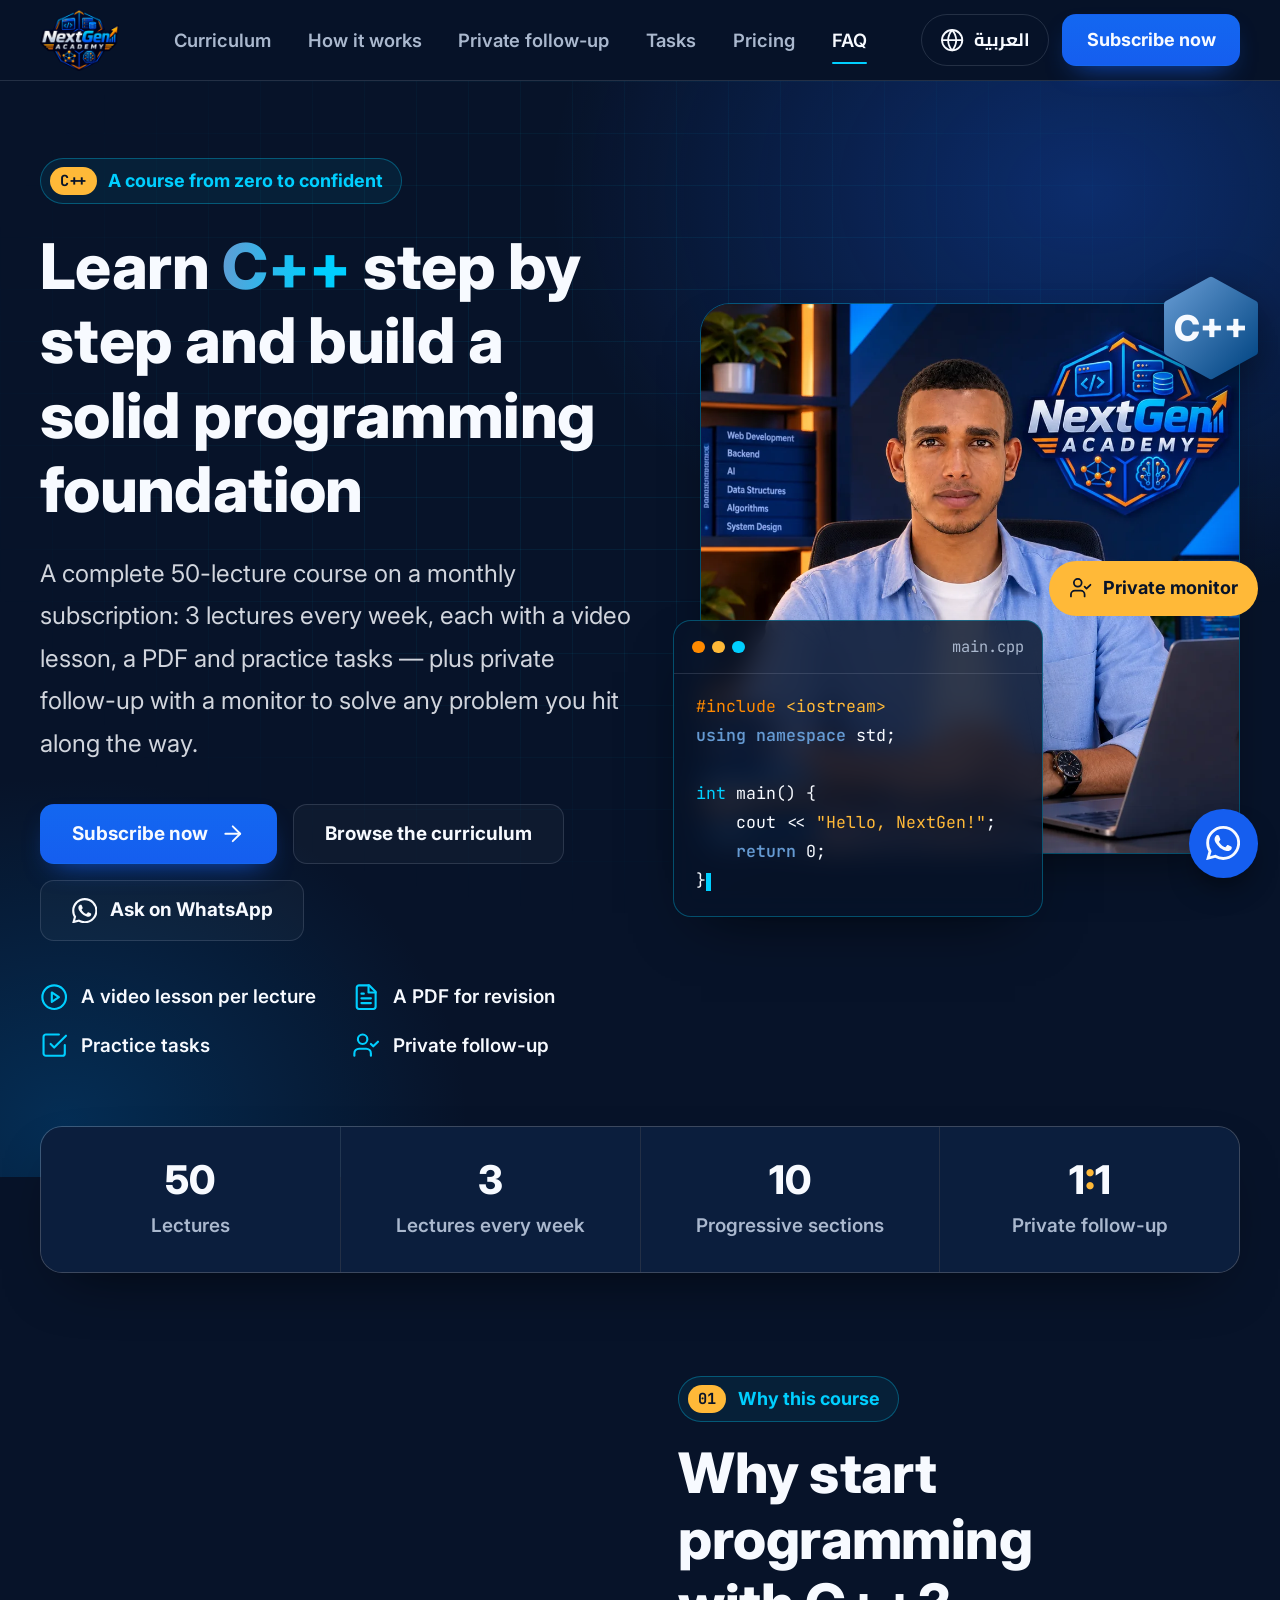
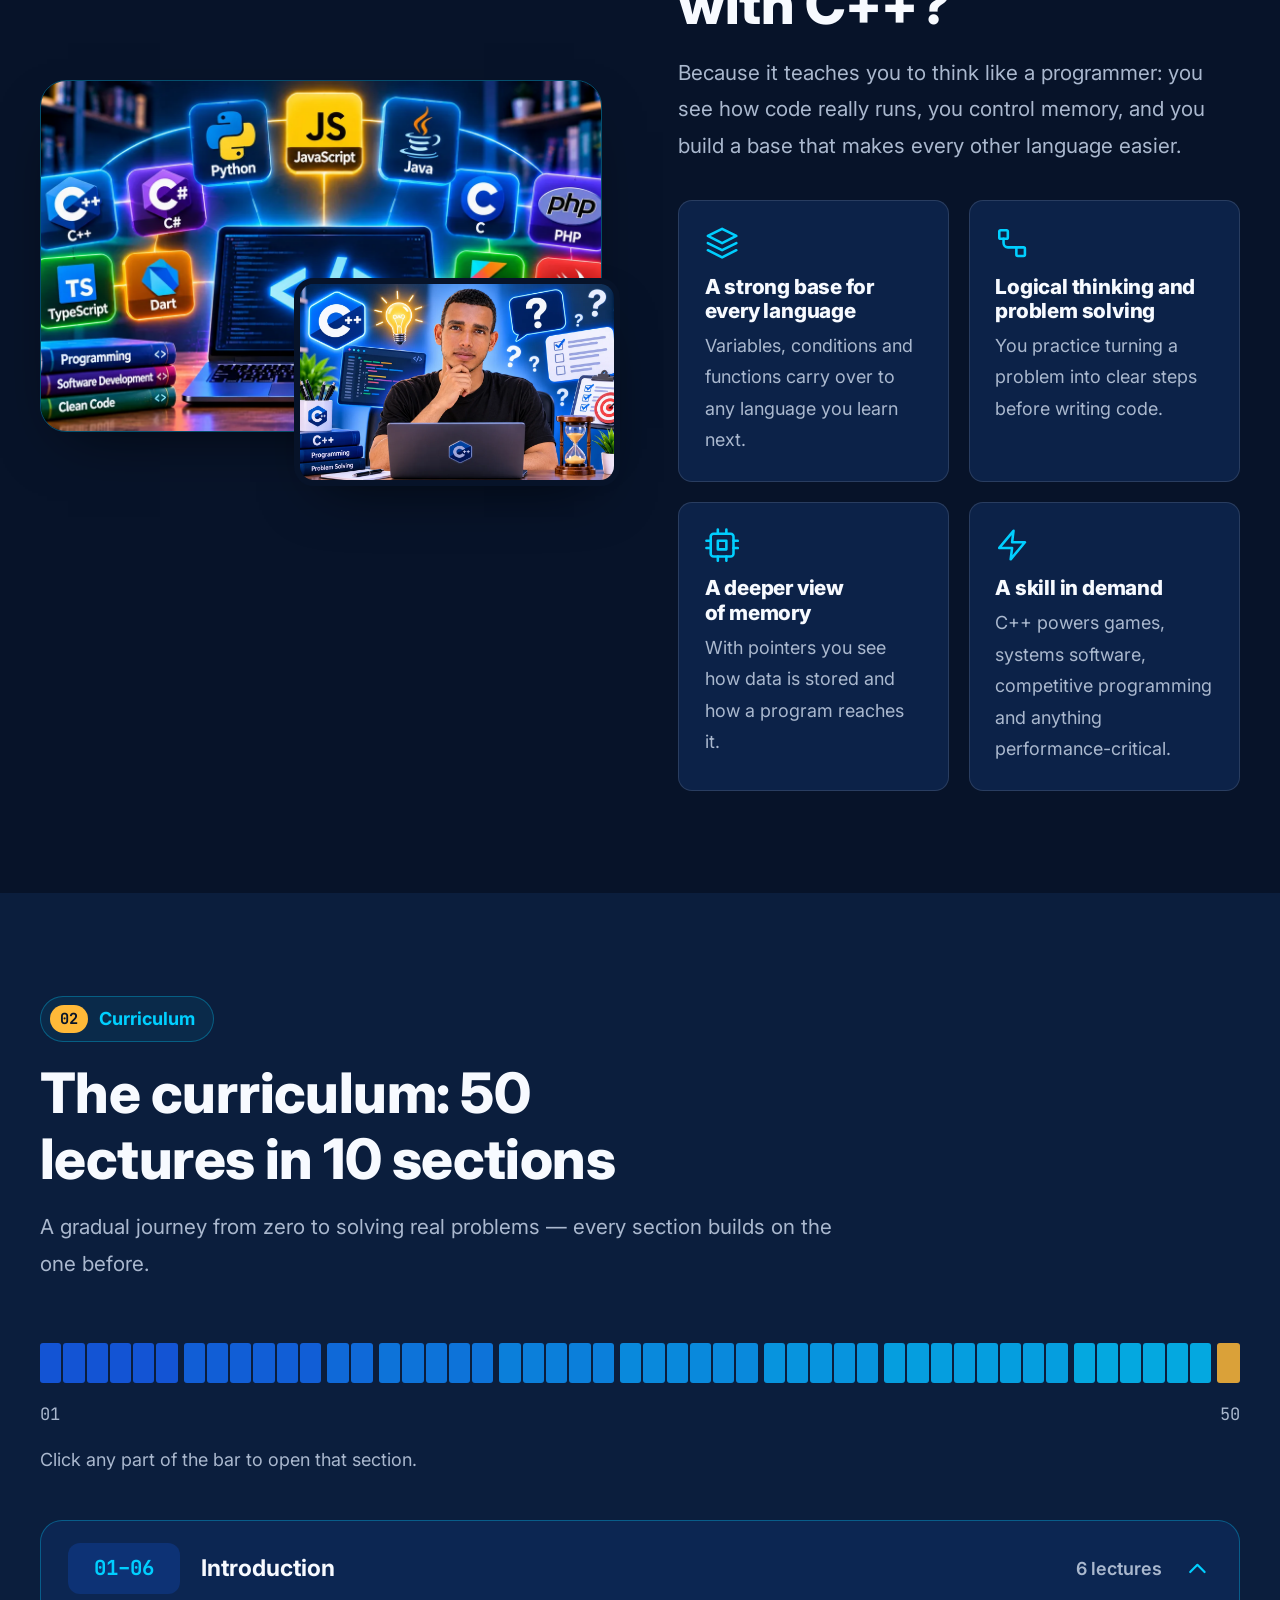
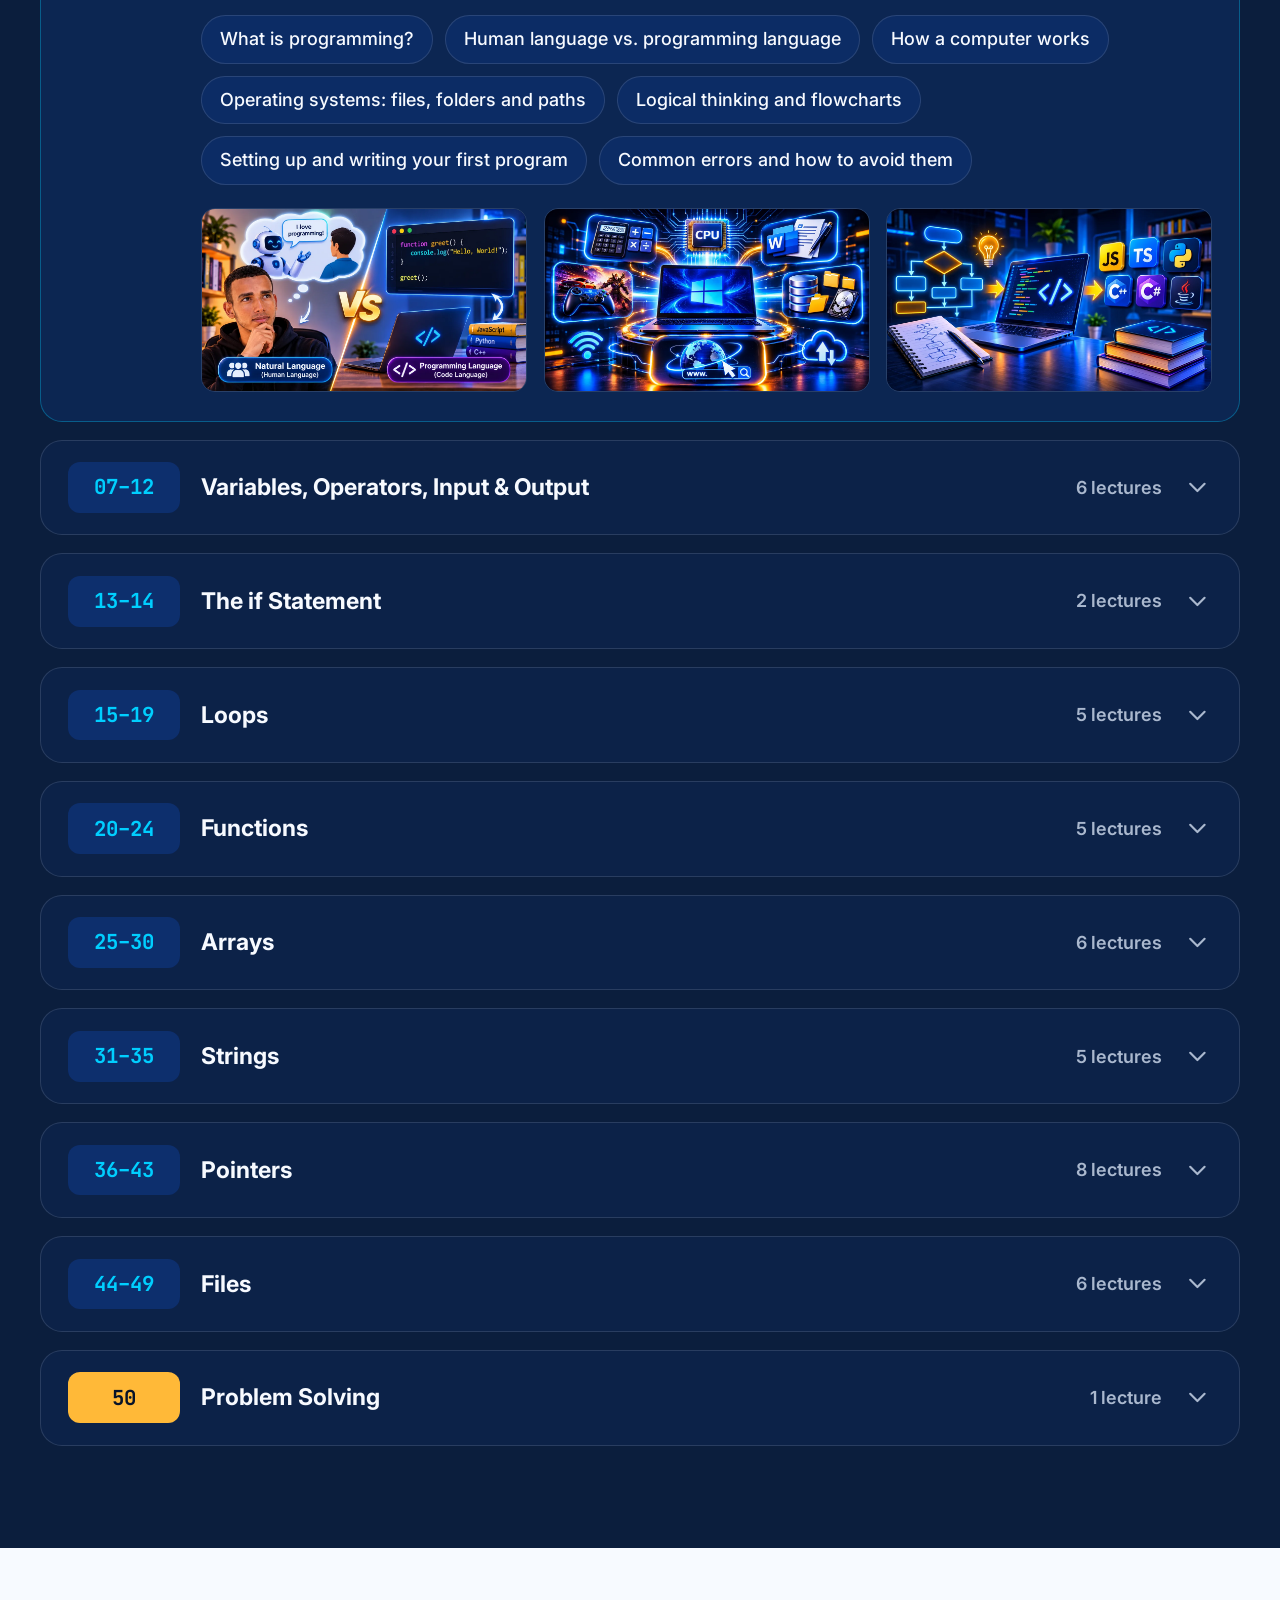
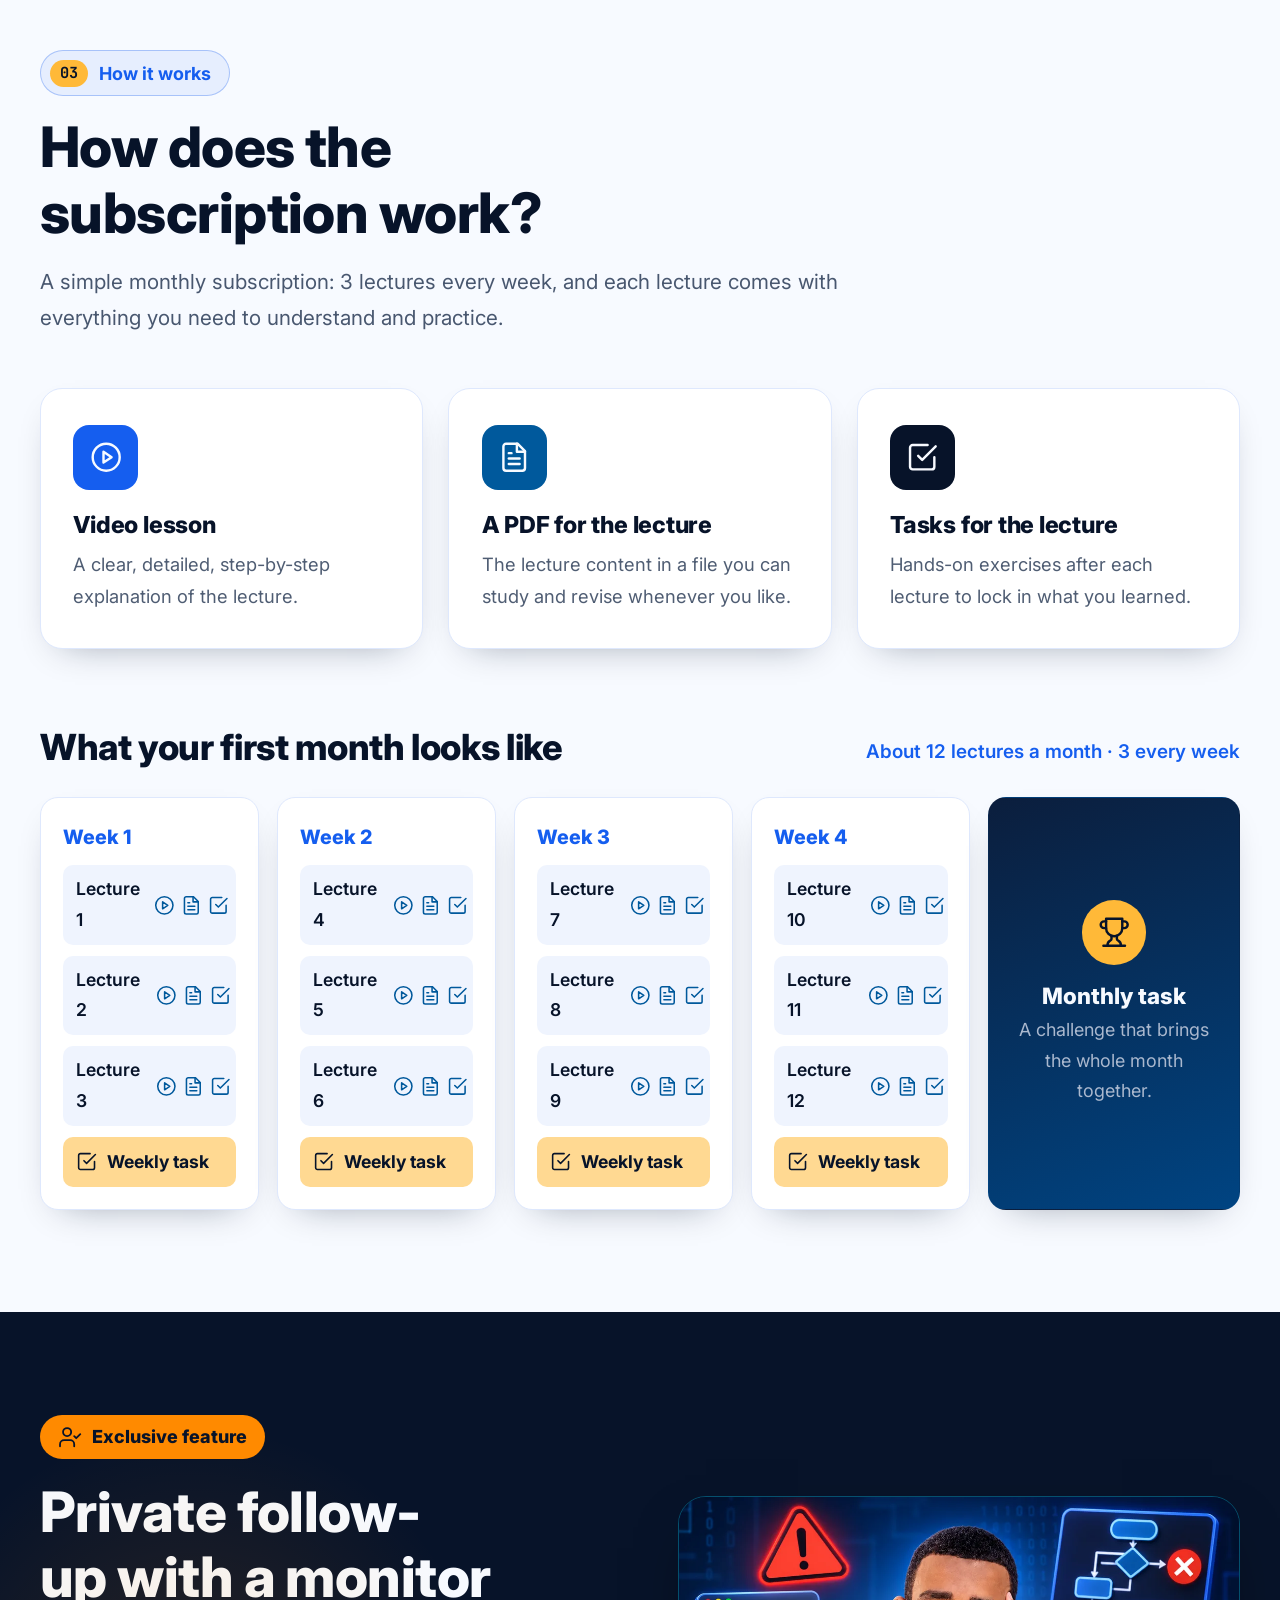
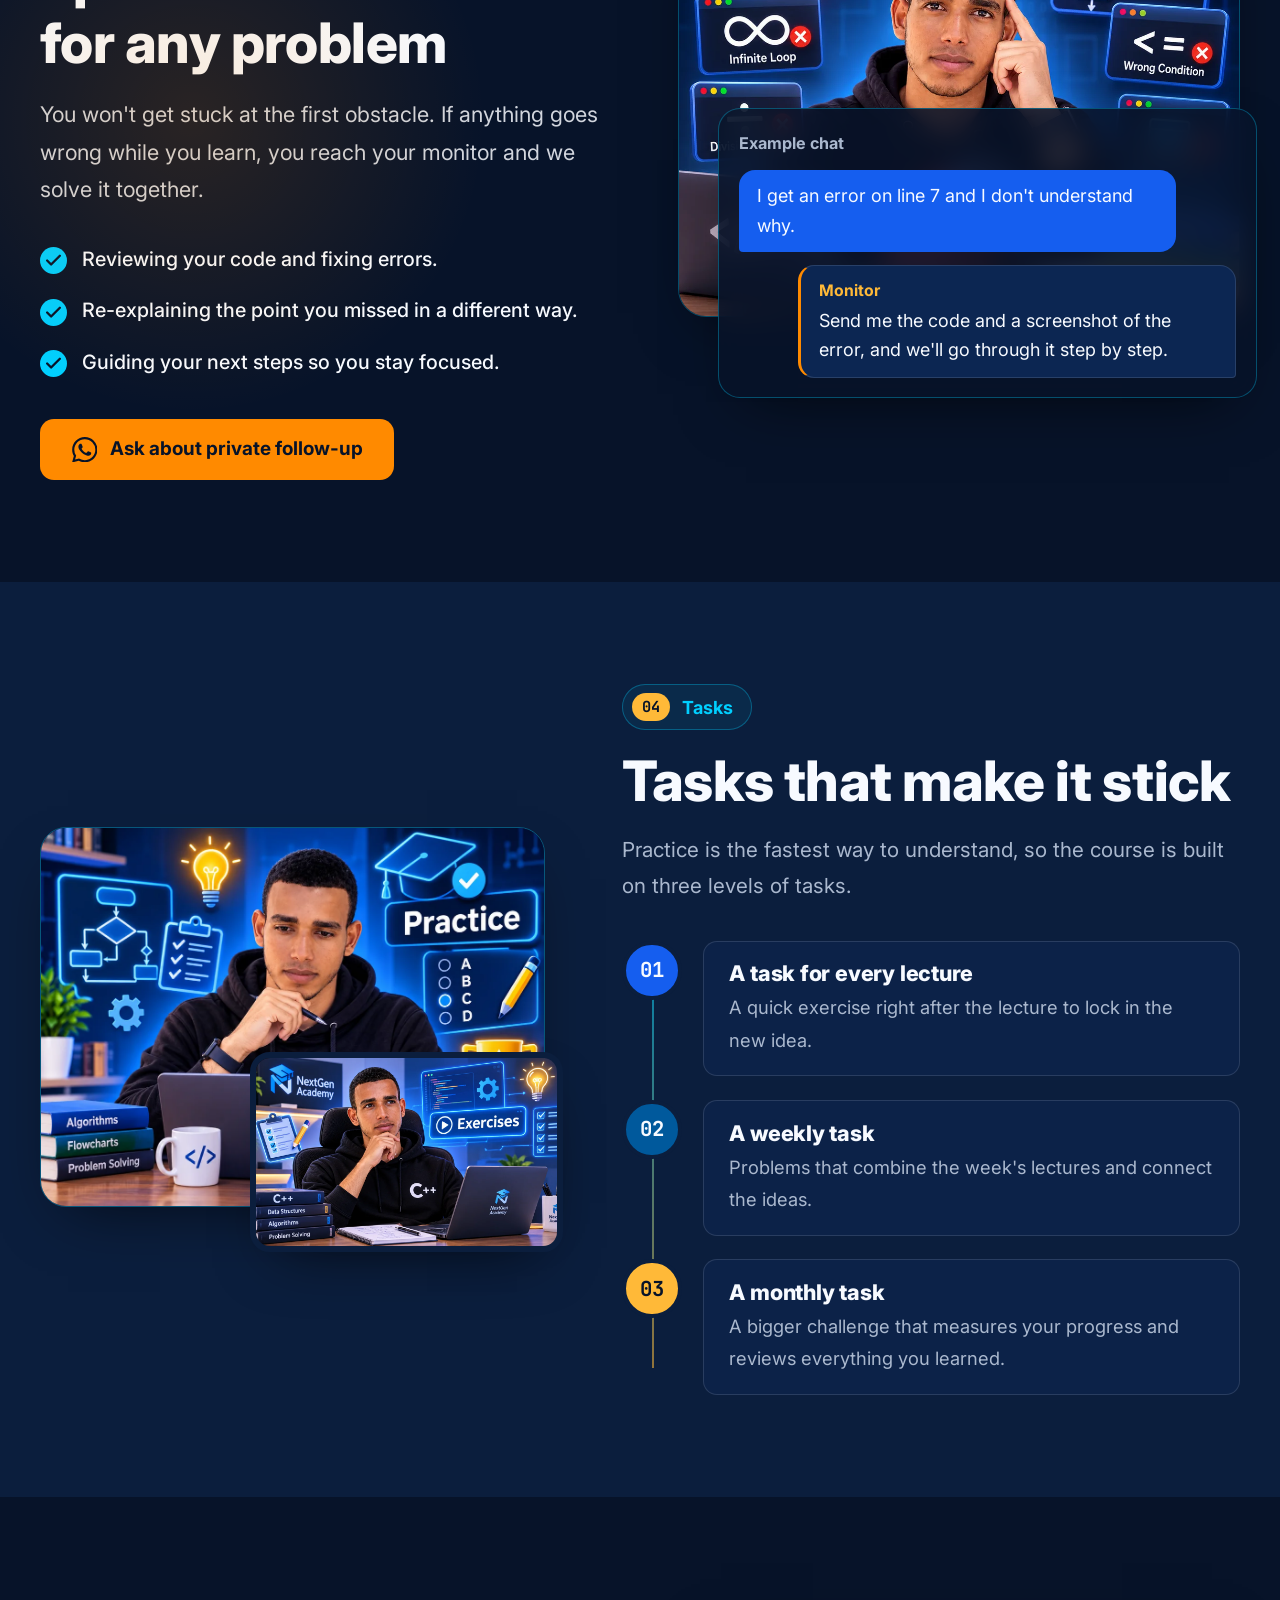
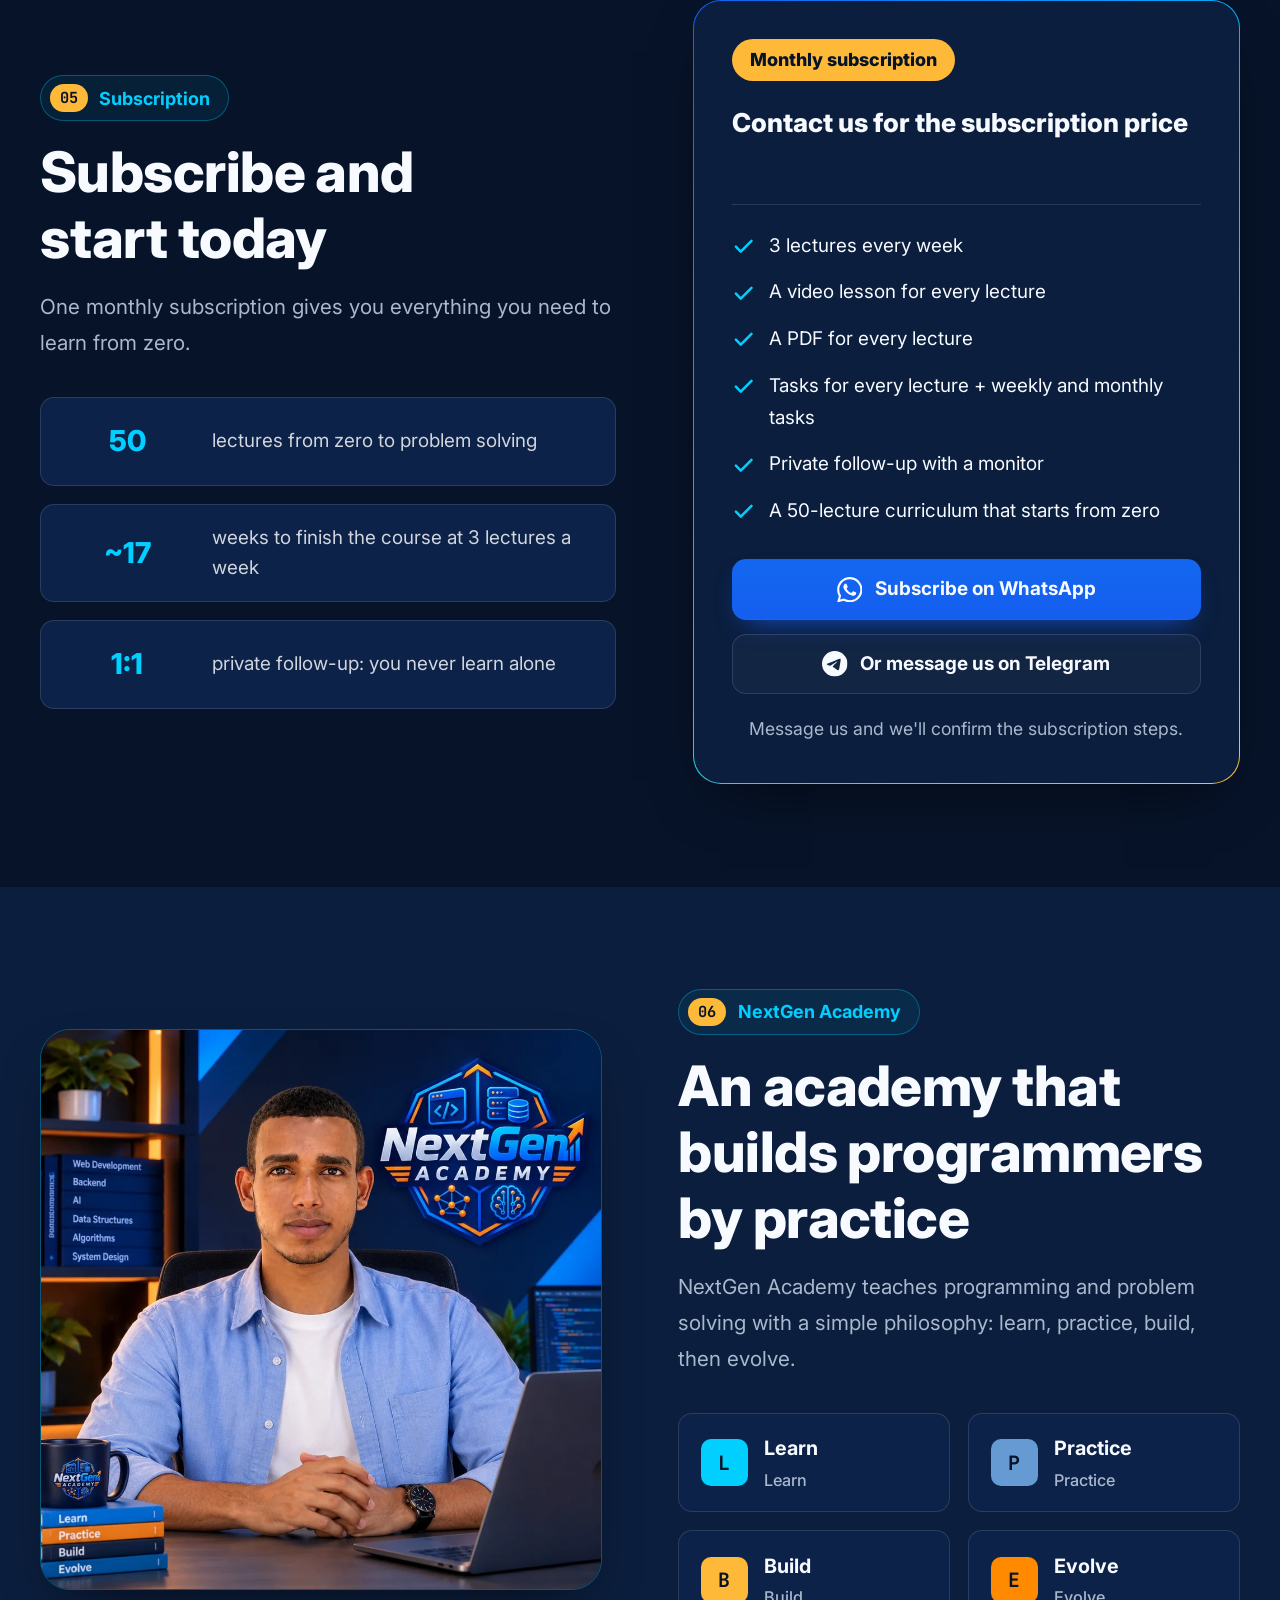
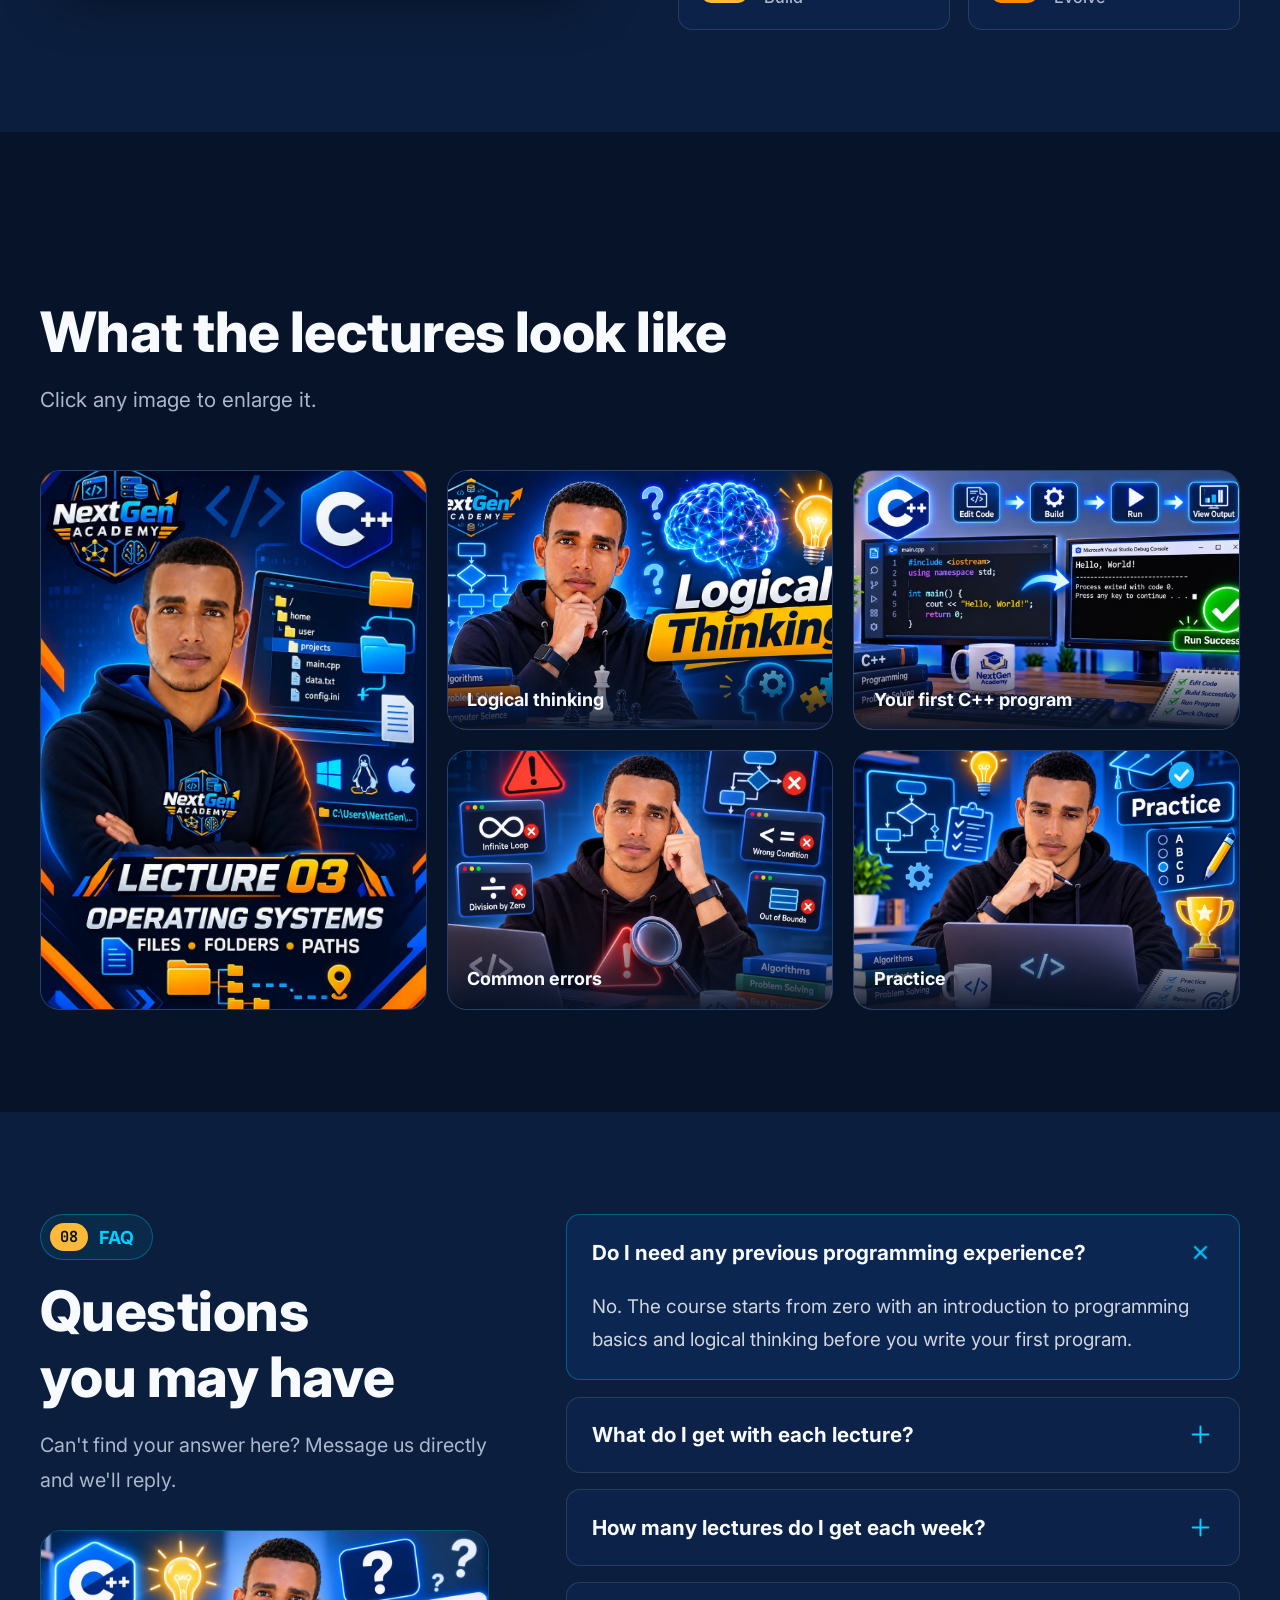
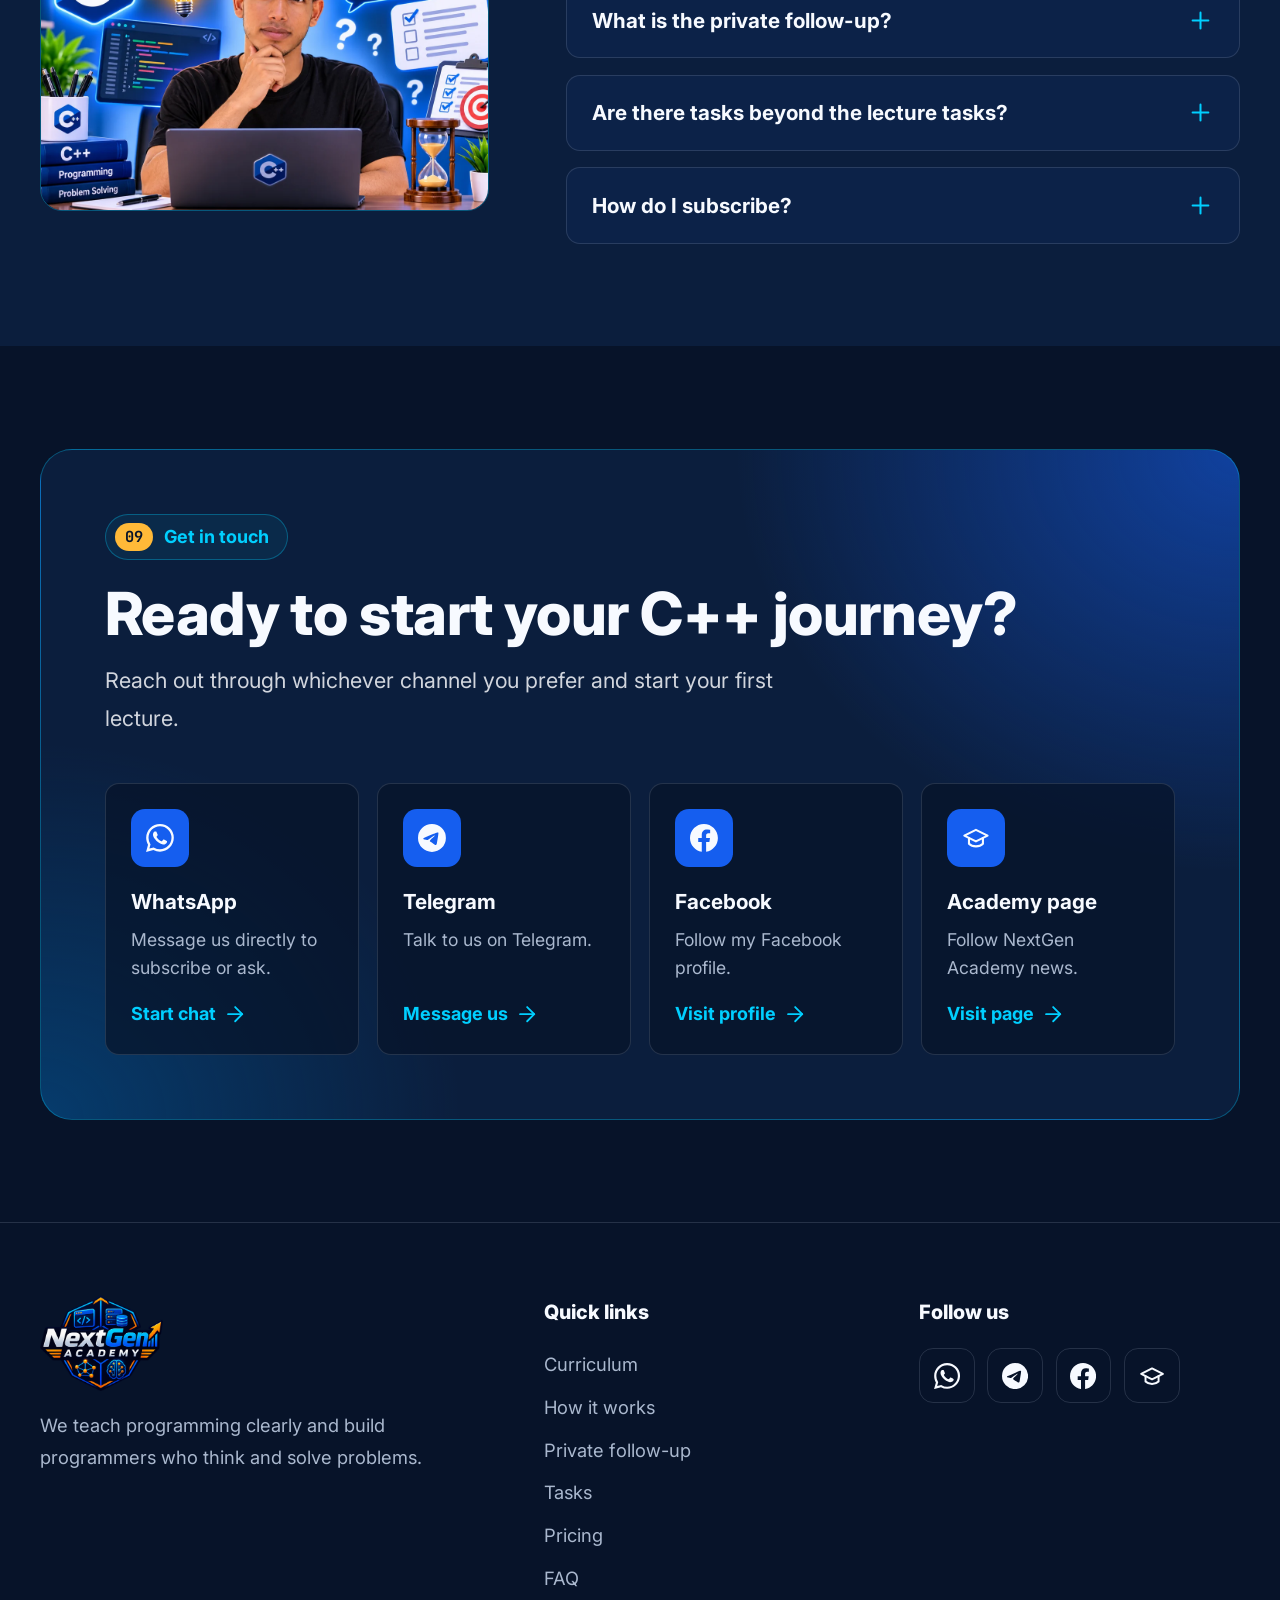
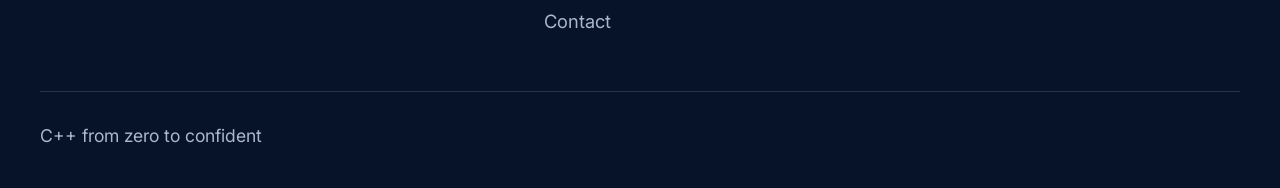
<file: en.html>
<!DOCTYPE html>
<html lang="en" dir="ltr">
<head>
<meta charset="utf-8">
<meta name="viewport" content="width=device-width, initial-scale=1">
<title>C++ Course — From Zero to Confident | NextGen Academy</title>
<meta name="description" content="A complete 50-lecture C++ course: basics, variables, conditions, loops, functions, arrays, strings, pointers and files. Monthly subscription, 3 lectures a week (video + PDF + tasks) and private follow-up with a monitor.">
<meta name="theme-color" content="#071329">
<meta property="og:type" content="website">
<meta property="og:site_name" content="NextGen Academy">
<meta property="og:title" content="C++ Course — From Zero to Confident | NextGen Academy">
<meta property="og:description" content="50 lectures, 3 a week, video + PDF + tasks, and private follow-up with a monitor.">
<!-- بعد رفع الموقع: ضع هنا الرابط الكامل للصورة / After hosting, use the full image URL: https://YOUR-DOMAIN/assets/images/instructor.webp -->
<meta property="og:image" content="assets/images/instructor.webp">
<link rel="icon" type="image/png" href="assets/images/favicon.png">
<link rel="apple-touch-icon" href="assets/images/favicon.png">
<link rel="preconnect" href="https://fonts.googleapis.com">
<link rel="preconnect" href="https://fonts.gstatic.com" crossorigin>
<link href="https://fonts.googleapis.com/css2?family=Cairo:wght@400;500;600;700;800&family=Inter:wght@400;500;600;700;800&family=JetBrains+Mono:wght@500;700&display=swap" rel="stylesheet">
<link rel="stylesheet" href="css/style.css">
<script type="application/ld+json">
{"@context":"https://schema.org","@type":"Course","name":"C++ Course — From Zero to Confident","description":"A complete 50-lecture C++ course on a monthly subscription.","provider":{"@type":"Organization","name":"NextGen Academy"},"inLanguage":"en"}
</script>
</head>
<body>

<svg width="0" height="0" style="position:absolute" aria-hidden="true" focusable="false">
<symbol id="i-play" viewBox="0 0 24 24"><circle cx="12" cy="12" r="10"/><polygon points="10 8 16 12 10 16 10 8"/></symbol>
<symbol id="i-file" viewBox="0 0 24 24"><path d="M14.5 2H6a2 2 0 0 0-2 2v16a2 2 0 0 0 2 2h12a2 2 0 0 0 2-2V7.5L14.5 2z"/><polyline points="14 2 14 8 20 8"/><line x1="16" y1="13" x2="8" y2="13"/><line x1="16" y1="17" x2="8" y2="17"/><line x1="10" y1="9" x2="8" y2="9"/></symbol>
<symbol id="i-tasks" viewBox="0 0 24 24"><polyline points="9 11 12 14 22 4"/><path d="M21 12v7a2 2 0 0 1-2 2H5a2 2 0 0 1-2-2V5a2 2 0 0 1 2-2h11"/></symbol>
<symbol id="i-user" viewBox="0 0 24 24"><path d="M16 21v-2a4 4 0 0 0-4-4H6a4 4 0 0 0-4 4v2"/><circle cx="9" cy="7" r="4"/><polyline points="16 11 18 13 22 9"/></symbol>
<symbol id="i-arrow" viewBox="0 0 24 24"><line x1="5" y1="12" x2="19" y2="12"/><polyline points="12 5 19 12 12 19"/></symbol>
<symbol id="i-check" viewBox="0 0 24 24"><polyline points="20 6 9 17 4 12"/></symbol>
<symbol id="i-menu" viewBox="0 0 24 24"><line x1="3" y1="12" x2="21" y2="12"/><line x1="3" y1="6" x2="21" y2="6"/><line x1="3" y1="18" x2="21" y2="18"/></symbol>
<symbol id="i-x" viewBox="0 0 24 24"><line x1="18" y1="6" x2="6" y2="18"/><line x1="6" y1="6" x2="18" y2="18"/></symbol>
<symbol id="i-plus" viewBox="0 0 24 24"><line x1="12" y1="5" x2="12" y2="19"/><line x1="5" y1="12" x2="19" y2="12"/></symbol>
<symbol id="i-chev" viewBox="0 0 24 24"><polyline points="6 9 12 15 18 9"/></symbol>
<symbol id="i-cap" viewBox="0 0 24 24"><path d="M22 10 12 5 2 10l10 5 10-5z"/><path d="M6 12v5c3 3 9 3 12 0v-5"/></symbol>
<symbol id="i-trophy" viewBox="0 0 24 24"><path d="M6 9H4.5a2.5 2.5 0 0 1 0-5H6"/><path d="M18 9h1.5a2.5 2.5 0 0 0 0-5H18"/><path d="M4 22h16"/><path d="M10 14.66V17c0 .55-.47.98-.97 1.21C7.85 18.75 7 20.24 7 22"/><path d="M14 14.66V17c0 .55.47.98.97 1.21C16.15 18.75 17 20.24 17 22"/><path d="M18 2H6v7a6 6 0 0 0 12 0V2Z"/></symbol>
<symbol id="i-globe" viewBox="0 0 24 24"><circle cx="12" cy="12" r="10"/><line x1="2" y1="12" x2="22" y2="12"/><path d="M12 2a15.3 15.3 0 0 1 4 10 15.3 15.3 0 0 1-4 10 15.3 15.3 0 0 1-4-10 15.3 15.3 0 0 1 4-10z"/></symbol>
<symbol id="i-layers" viewBox="0 0 24 24"><polygon points="12 2 2 7 12 12 22 7 12 2"/><polyline points="2 17 12 22 22 17"/><polyline points="2 12 12 17 22 12"/></symbol>
<symbol id="i-flow" viewBox="0 0 24 24"><rect x="3" y="3" width="6" height="6" rx="1"/><rect x="15" y="15" width="6" height="6" rx="1"/><path d="M6 9v3a3 3 0 0 0 3 3h6"/></symbol>
<symbol id="i-cpu" viewBox="0 0 24 24"><rect x="4" y="4" width="16" height="16" rx="2"/><rect x="9" y="9" width="6" height="6"/><path d="M9 1v3M15 1v3M9 20v3M15 20v3M20 9h3M20 14h3M1 9h3M1 14h3"/></symbol>
<symbol id="i-zap" viewBox="0 0 24 24"><polygon points="13 2 3 14 12 14 11 22 21 10 12 10 13 2"/></symbol>
<symbol id="i-wa" viewBox="0 0 24 24"><path d="M17.472 14.382c-.297-.149-1.758-.867-2.03-.967-.273-.099-.471-.148-.67.15-.197.297-.767.966-.94 1.164-.173.199-.347.223-.644.075-.297-.15-1.255-.463-2.39-1.475-.883-.788-1.48-1.761-1.653-2.059-.173-.297-.018-.458.13-.606.134-.133.298-.347.446-.52.149-.174.198-.298.298-.497.099-.198.05-.371-.025-.52-.075-.149-.669-1.612-.916-2.207-.242-.579-.487-.5-.669-.51-.173-.008-.371-.01-.57-.01-.198 0-.52.074-.792.372-.272.297-1.04 1.016-1.04 2.479 0 1.462 1.065 2.875 1.213 3.074.149.198 2.096 3.2 5.077 4.487.709.306 1.262.489 1.694.625.712.227 1.36.195 1.871.118.571-.085 1.758-.719 2.006-1.413.248-.694.248-1.289.173-1.413-.074-.124-.272-.198-.57-.347m-5.421 7.403h-.004a9.87 9.87 0 01-5.031-1.378l-.361-.214-3.741.982.998-3.648-.235-.374a9.86 9.86 0 01-1.51-5.26c.001-5.45 4.436-9.884 9.888-9.884 2.64 0 5.122 1.03 6.988 2.898a9.825 9.825 0 012.893 6.994c-.003 5.45-4.437 9.884-9.885 9.884m8.413-18.297A11.815 11.815 0 0012.05 0C5.495 0 .16 5.335.157 11.892c0 2.096.547 4.142 1.588 5.945L.057 24l6.305-1.654a11.882 11.882 0 005.683 1.448h.005c6.554 0 11.89-5.335 11.893-11.893a11.821 11.821 0 00-3.48-8.413z"/></symbol>
<symbol id="i-fb" viewBox="0 0 24 24"><path d="M24 12.073c0-6.627-5.373-12-12-12s-12 5.373-12 12c0 5.99 4.388 10.954 10.125 11.854v-8.385H7.078v-3.47h3.047V9.43c0-3.007 1.792-4.669 4.533-4.669 1.312 0 2.686.235 2.686.235v2.953H15.83c-1.491 0-1.956.925-1.956 1.874v2.25h3.328l-.532 3.47h-2.796v8.385C19.612 23.027 24 18.062 24 12.073z"/></symbol>
<symbol id="i-tg" viewBox="0 0 24 24"><path d="M11.944 0A12 12 0 0 0 0 12a12 12 0 0 0 12 12 12 12 0 0 0 12-12A12 12 0 0 0 12 0a12 12 0 0 0-.056 0zm4.962 7.224c.1-.002.321.023.465.14a.506.506 0 0 1 .171.325c.016.093.036.306.02.472-.18 1.898-.962 6.502-1.36 8.627-.168.9-.499 1.201-.82 1.23-.696.065-1.225-.46-1.9-.902-1.056-.693-1.653-1.124-2.678-1.8-1.185-.78-.417-1.21.258-1.91.177-.184 3.247-2.977 3.307-3.23.007-.032.014-.15-.056-.212s-.174-.041-.249-.024c-.106.024-1.793 1.14-5.061 3.345-.48.33-.913.49-1.302.48-.428-.008-1.252-.241-1.865-.44-.752-.245-1.349-.374-1.297-.789.027-.216.325-.437.893-.663 3.498-1.524 5.83-2.529 6.998-3.014 3.332-1.386 4.025-1.627 4.476-1.635z"/></symbol>
</svg>

<a class="skip-link" href="#main">Skip to content</a>

<header class="site-header">
  <div class="container nav-inner">
    <a class="brand" href="#home" aria-label="NextGen Academy"><img src="assets/images/logo.png" alt="NextGen Academy" width="78" height="62"></a>
    <nav class="nav-links" id="nav-links" aria-label="Main navigation"><a href="#curriculum">Curriculum</a><a href="#how">How it works</a><a href="#private">Private follow-up</a><a href="#tasks">Tasks</a><a href="#pricing">Pricing</a><a href="#faq">FAQ</a></nav>
    <div class="nav-actions">
      <a class="lang-switch" href="index.html" hreflang="ar" lang="ar" data-lang-switch><svg class="icon" aria-hidden="true"><use href="#i-globe"/></svg><span>العربية</span></a>
      <a class="btn btn-primary btn-sm" href="#pricing">Subscribe now</a>
      <button class="menu-toggle" type="button" aria-expanded="false" aria-controls="nav-links" aria-label="Menu"><svg class="icon i-open" aria-hidden="true"><use href="#i-menu"/></svg><svg class="icon i-close" aria-hidden="true"><use href="#i-x"/></svg></button>
    </div>
  </div>
</header>

<main id="main">

<!-- ============ HERO ============ -->
<section class="hero" id="home">
  <div class="blueprint" aria-hidden="true"></div>
  <div class="container hero-grid">
    <div>
      <span class="eyebrow reveal"><span class="num">C++</span>A course from zero to confident</span>
      <h1 class="reveal" style="--d:.05s">Learn <span class='grad'>C++</span> step by step and build a solid programming foundation</h1>
      <p class="lead reveal" style="--d:.1s">A complete 50-lecture course on a monthly subscription: 3 lectures every week, each with a video lesson, a PDF and practice tasks — plus private follow-up with a monitor to solve any problem you hit along the way.</p>
      <div class="hero-cta reveal" style="--d:.15s">
        <a class="btn btn-primary" href="#pricing">Subscribe now<svg class="icon i-arrow" aria-hidden="true"><use href="#i-arrow"/></svg></a>
        <a class="btn btn-ghost" href="#curriculum">Browse the curriculum</a>
        <a class="btn btn-ghost" href="https://wa.me/201104534626" target="_blank" rel="noopener noreferrer" data-social="whatsapp"><svg class="icon icon--fill" aria-hidden="true"><use href="#i-wa"/></svg>Ask on WhatsApp</a>
      </div>
      <ul class="hero-facts reveal" style="--d:.2s">
        <li><svg class="icon" aria-hidden="true"><use href="#i-play"/></svg>A video lesson per lecture</li>
        <li><svg class="icon" aria-hidden="true"><use href="#i-file"/></svg>A PDF for revision</li>
        <li><svg class="icon" aria-hidden="true"><use href="#i-tasks"/></svg>Practice tasks</li>
        <li><svg class="icon" aria-hidden="true"><use href="#i-user"/></svg>Private follow-up</li>
      </ul>
    </div>

    <div class="hero-visual reveal" style="--d:.12s">
      <svg class="hex-badge" viewBox="0 0 100 100" role="img" aria-label="C++" style="direction:ltr">
        <defs><linearGradient id="hg" x1="0" y1="0" x2="1" y2="1"><stop offset="0" stop-color="#659AD2"/><stop offset="1" stop-color="#004482"/></linearGradient></defs>
        <polygon points="50,6 90,28 90,72 50,94 10,72 10,28" fill="url(#hg)" stroke="url(#hg)" stroke-width="7" stroke-linejoin="round"/>
        <text x="50" y="62" text-anchor="middle" font-family="Inter, Arial, sans-serif" font-weight="800" font-size="33" fill="#F7FAFF">C++</text>
      </svg>
      <div class="portrait"><img src="assets/images/instructor.webp" width="1000" height="1000" alt="The course instructor at NextGen Academy"></div>
      <div class="code-card" aria-hidden="true">
        <div class="bar"><i></i><i></i><i></i><span>main.cpp</span></div>
        <pre class="code"><span class="ln"><span class="tk-pp">#include</span> <span class="tk-str">&lt;iostream&gt;</span></span><span class="ln"><span class="tk-kw">using namespace</span> std;</span><span class="ln">&nbsp;</span><span class="ln"><span class="tk-ty">int</span> <span class="tk-fn">main</span>() {</span><span class="ln">    cout &lt;&lt; <span class="tk-str">"Hello, NextGen!"</span>;</span><span class="ln">    <span class="tk-kw">return</span> 0;</span><span class="ln">}<span class="caret"></span></span></pre>
      </div>
      <span class="float-chip"><svg class="icon" aria-hidden="true"><use href="#i-user"/></svg>Private monitor</span>
    </div>
  </div>
</section>

<div class="container stats-wrap">
  <div class="stats reveal">
    <div class="stat"><span class="n"><span data-count="50">50</span></span><span class="l">Lectures</span></div>
    <div class="stat"><span class="n"><span data-count="3">3</span></span><span class="l">Lectures every week</span></div>
    <div class="stat"><span class="n"><span data-count="10">10</span></span><span class="l">Progressive sections</span></div>
    <div class="stat"><span class="n">1<em>:</em>1</span><span class="l">Private follow-up</span></div>
  </div>
</div>

<!-- ============ WHY C++ ============ -->
<section class="section" id="why">
  <div class="container split">
    <div class="collage reveal">
      <div class="main"><img src="assets/images/languages.webp" loading="lazy" alt="Popular programming languages"></div>
      <div class="sub"><img src="assets/images/questions.webp" loading="lazy" alt="Beginner questions about programming"></div>
    </div>
    <div>
      <div class="sec-head" style="margin-bottom:0">
        <span class="eyebrow reveal"><span class="num">01</span>Why this course</span>
        <h2 class="reveal">Why start programming with C++?</h2>
        <p class="reveal">Because it teaches you to think like a programmer: you see how code really runs, you control memory, and you build a base that makes every other language easier.</p>
      </div>
      <div class="why-grid"><article class="why-card reveal" style="--d:0.00s"><svg class="icon" aria-hidden="true"><use href="#i-layers"/></svg><h3>A strong base for every language</h3><p>Variables, conditions and functions carry over to any language you learn next.</p></article><article class="why-card reveal" style="--d:0.07s"><svg class="icon" aria-hidden="true"><use href="#i-flow"/></svg><h3>Logical thinking and problem solving</h3><p>You practice turning a problem into clear steps before writing code.</p></article><article class="why-card reveal" style="--d:0.14s"><svg class="icon" aria-hidden="true"><use href="#i-cpu"/></svg><h3>A deeper view of memory</h3><p>With pointers you see how data is stored and how a program reaches it.</p></article><article class="why-card reveal" style="--d:0.21s"><svg class="icon" aria-hidden="true"><use href="#i-zap"/></svg><h3>A skill in demand</h3><p>C++ powers games, systems software, competitive programming and anything performance-critical.</p></article></div>
    </div>
  </div>
</section>

<!-- ============ CURRICULUM ============ -->
<section class="section section--mid" id="curriculum">
  <div class="container">
    <div class="sec-head">
      <span class="eyebrow reveal"><span class="num">02</span>Curriculum</span>
      <h2 class="reveal">The curriculum: 50 lectures in 10 sections</h2>
      <p class="reveal">A gradual journey from zero to solving real problems — every section builds on the one before.</p>
    </div>
    <div class="roadmap reveal">
      <div class="roadmap-bar" role="group" aria-label="Map of the 50 lectures"><button type="button" class="rm-group" style="--n:6;--i:0" data-target="mod-1" title="01–06 · Introduction" aria-label="Section 1: 01–06"><i></i><i></i><i></i><i></i><i></i><i></i></button><button type="button" class="rm-group" style="--n:6;--i:1" data-target="mod-2" title="07–12 · Variables, Operators, Input &amp; Output" aria-label="Section 2: 07–12"><i></i><i></i><i></i><i></i><i></i><i></i></button><button type="button" class="rm-group" style="--n:2;--i:2" data-target="mod-3" title="13–14 · The if Statement" aria-label="Section 3: 13–14"><i></i><i></i></button><button type="button" class="rm-group" style="--n:5;--i:3" data-target="mod-4" title="15–19 · Loops" aria-label="Section 4: 15–19"><i></i><i></i><i></i><i></i><i></i></button><button type="button" class="rm-group" style="--n:5;--i:4" data-target="mod-5" title="20–24 · Functions" aria-label="Section 5: 20–24"><i></i><i></i><i></i><i></i><i></i></button><button type="button" class="rm-group" style="--n:6;--i:5" data-target="mod-6" title="25–30 · Arrays" aria-label="Section 6: 25–30"><i></i><i></i><i></i><i></i><i></i><i></i></button><button type="button" class="rm-group" style="--n:5;--i:6" data-target="mod-7" title="31–35 · Strings" aria-label="Section 7: 31–35"><i></i><i></i><i></i><i></i><i></i></button><button type="button" class="rm-group" style="--n:8;--i:7" data-target="mod-8" title="36–43 · Pointers" aria-label="Section 8: 36–43"><i></i><i></i><i></i><i></i><i></i><i></i><i></i><i></i></button><button type="button" class="rm-group" style="--n:6;--i:8" data-target="mod-9" title="44–49 · Files" aria-label="Section 9: 44–49"><i></i><i></i><i></i><i></i><i></i><i></i></button><button type="button" class="rm-group is-last" style="--n:1;--i:9" data-target="mod-10" title="50 · Problem Solving" aria-label="Section 10: 50"><i></i></button></div>
      <div class="roadmap-legend" aria-hidden="true"><span>01</span><span>50</span></div>
      <p class="roadmap-hint">Click any part of the bar to open that section.</p>
    </div>
    <div class="modules">
<details class="module" id="mod-1" name="curriculum" open>
  <summary>
    <span class="m-range">01–06</span>
    <span class="m-title">Introduction</span>
    <span class="m-count">6 lectures</span>
    <svg class="icon m-chev" aria-hidden="true"><use href="#i-chev"/></svg>
  </summary>
  <div class="m-body"><ul class="topics"><li>What is programming?</li><li>Human language vs. programming language</li><li>How a computer works</li><li>Operating systems: files, folders and paths</li><li>Logical thinking and flowcharts</li><li>Setting up and writing your first program</li><li>Common errors and how to avoid them</li></ul><div class="m-thumbs"><img src="assets/images/natural-vs-code.webp" loading="lazy" alt="Human language vs. programming language"><img src="assets/images/os.webp" loading="lazy" alt="How a computer and its operating system work"><img src="assets/images/flow.webp" loading="lazy" alt="From idea to code"></div></div>
</details>
<details class="module" id="mod-2" name="curriculum">
  <summary>
    <span class="m-range">07–12</span>
    <span class="m-title">Variables, Operators, Input &amp; Output</span>
    <span class="m-count">6 lectures</span>
    <svg class="icon m-chev" aria-hidden="true"><use href="#i-chev"/></svg>
  </summary>
  <div class="m-body"><ul class="topics"><li>Data types and variables</li><li><code class="code-inline">cin</code> and <code class="code-inline">cout</code></li><li>Arithmetic operators</li><li>Comparison and logical operators</li><li>Constants and type conversion</li></ul></div>
</details>
<details class="module" id="mod-3" name="curriculum">
  <summary>
    <span class="m-range">13–14</span>
    <span class="m-title">The if Statement</span>
    <span class="m-count">2 lectures</span>
    <svg class="icon m-chev" aria-hidden="true"><use href="#i-chev"/></svg>
  </summary>
  <div class="m-body"><ul class="topics"><li><code class="code-inline">if</code> and <code class="code-inline">else</code></li><li><code class="code-inline">else if</code> and multiple conditions</li><li>Nested conditions</li><li>Combining conditions with <code class="code-inline">&amp;&amp;</code> and <code class="code-inline">||</code></li></ul></div>
</details>
<details class="module" id="mod-4" name="curriculum">
  <summary>
    <span class="m-range">15–19</span>
    <span class="m-title">Loops</span>
    <span class="m-count">5 lectures</span>
    <svg class="icon m-chev" aria-hidden="true"><use href="#i-chev"/></svg>
  </summary>
  <div class="m-body"><ul class="topics"><li><code class="code-inline">for</code> loops</li><li><code class="code-inline">while</code> loops</li><li><code class="code-inline">do-while</code> loops</li><li>Nested loops</li><li><code class="code-inline">break</code> and <code class="code-inline">continue</code></li></ul></div>
</details>
<details class="module" id="mod-5" name="curriculum">
  <summary>
    <span class="m-range">20–24</span>
    <span class="m-title">Functions</span>
    <span class="m-count">5 lectures</span>
    <svg class="icon m-chev" aria-hidden="true"><use href="#i-chev"/></svg>
  </summary>
  <div class="m-body"><ul class="topics"><li>Defining and calling functions</li><li>Parameters and return values</li><li>Pass by value and by reference</li><li>Organizing a program with functions</li></ul></div>
</details>
<details class="module" id="mod-6" name="curriculum">
  <summary>
    <span class="m-range">25–30</span>
    <span class="m-title">Arrays</span>
    <span class="m-count">6 lectures</span>
    <svg class="icon m-chev" aria-hidden="true"><use href="#i-chev"/></svg>
  </summary>
  <div class="m-body"><ul class="topics"><li>Declaring arrays and accessing elements</li><li>Looping over arrays</li><li>Two-dimensional arrays</li><li>Basic searching and sorting</li><li>Arrays and functions</li></ul></div>
</details>
<details class="module" id="mod-7" name="curriculum">
  <summary>
    <span class="m-range">31–35</span>
    <span class="m-title">Strings</span>
    <span class="m-count">5 lectures</span>
    <svg class="icon m-chev" aria-hidden="true"><use href="#i-chev"/></svg>
  </summary>
  <div class="m-body"><ul class="topics"><li>Working with <code class="code-inline">string</code></li><li>Common string functions</li><li>Comparing, searching and replacing</li><li>Practical string exercises</li></ul></div>
</details>
<details class="module" id="mod-8" name="curriculum">
  <summary>
    <span class="m-range">36–43</span>
    <span class="m-title">Pointers</span>
    <span class="m-count">8 lectures</span>
    <svg class="icon m-chev" aria-hidden="true"><use href="#i-chev"/></svg>
  </summary>
  <div class="m-body"><ul class="topics"><li>Addresses and memory</li><li>Declaring and using pointers</li><li>Pointers and arrays</li><li>Pointers and functions</li><li>Dynamic memory with <code class="code-inline">new</code> and <code class="code-inline">delete</code></li></ul></div>
</details>
<details class="module" id="mod-9" name="curriculum">
  <summary>
    <span class="m-range">44–49</span>
    <span class="m-title">Files</span>
    <span class="m-count">6 lectures</span>
    <svg class="icon m-chev" aria-hidden="true"><use href="#i-chev"/></svg>
  </summary>
  <div class="m-body"><ul class="topics"><li>Reading from files</li><li>Writing to files</li><li>Working with <code class="code-inline">fstream</code></li><li>Practical file exercises</li></ul></div>
</details>
<details class="module is-final" id="mod-10" name="curriculum">
  <summary>
    <span class="m-range">50</span>
    <span class="m-title">Problem Solving</span>
    <span class="m-count">1 lecture</span>
    <svg class="icon m-chev" aria-hidden="true"><use href="#i-chev"/></svg>
  </summary>
  <div class="m-body"><ul class="topics"><li>Breaking a problem into steps</li><li>Projects that combine every section</li><li>Final review</li></ul></div>
</details></div>
  </div>
</section>

<!-- ============ HOW IT WORKS (light) ============ -->
<section class="section section--light" id="how">
  <div class="container">
    <div class="sec-head">
      <span class="eyebrow reveal"><span class="num">03</span>How it works</span>
      <h2 class="reveal">How does the subscription work?</h2>
      <p class="reveal">A simple monthly subscription: 3 lectures every week, and each lecture comes with everything you need to understand and practice.</p>
    </div>
    <div class="deliver">
      <article class="deliver-card reveal"><div class="ico"><svg class="icon" aria-hidden="true"><use href="#i-play"/></svg></div><h3>Video lesson</h3><p>A clear, detailed, step-by-step explanation of the lecture.</p></article>
      <article class="deliver-card reveal" style="--d:.08s"><div class="ico"><svg class="icon" aria-hidden="true"><use href="#i-file"/></svg></div><h3>A PDF for the lecture</h3><p>The lecture content in a file you can study and revise whenever you like.</p></article>
      <article class="deliver-card reveal" style="--d:.16s"><div class="ico"><svg class="icon" aria-hidden="true"><use href="#i-tasks"/></svg></div><h3>Tasks for the lecture</h3><p>Hands-on exercises after each lecture to lock in what you learned.</p></article>
    </div>
    <div class="month">
      <div class="month-head reveal">
        <h3>What your first month looks like</h3>
        <p>About 12 lectures a month · 3 every week</p>
      </div>
      <div class="weeks"><article class="week reveal" style="--d:0.06s"><h4>Week 1</h4><div class="lec"><span>Lecture 1</span><span class="mini" role="img" aria-label="Video, PDF and task"><svg class="icon" aria-hidden="true"><use href="#i-play"/></svg><svg class="icon" aria-hidden="true"><use href="#i-file"/></svg><svg class="icon" aria-hidden="true"><use href="#i-tasks"/></svg></span></div><div class="lec"><span>Lecture 2</span><span class="mini" role="img" aria-label="Video, PDF and task"><svg class="icon" aria-hidden="true"><use href="#i-play"/></svg><svg class="icon" aria-hidden="true"><use href="#i-file"/></svg><svg class="icon" aria-hidden="true"><use href="#i-tasks"/></svg></span></div><div class="lec"><span>Lecture 3</span><span class="mini" role="img" aria-label="Video, PDF and task"><svg class="icon" aria-hidden="true"><use href="#i-play"/></svg><svg class="icon" aria-hidden="true"><use href="#i-file"/></svg><svg class="icon" aria-hidden="true"><use href="#i-tasks"/></svg></span></div>
<div class="wk-task"><svg class="icon" aria-hidden="true"><use href="#i-tasks"/></svg><span>Weekly task</span></div></article><article class="week reveal" style="--d:0.12s"><h4>Week 2</h4><div class="lec"><span>Lecture 4</span><span class="mini" role="img" aria-label="Video, PDF and task"><svg class="icon" aria-hidden="true"><use href="#i-play"/></svg><svg class="icon" aria-hidden="true"><use href="#i-file"/></svg><svg class="icon" aria-hidden="true"><use href="#i-tasks"/></svg></span></div><div class="lec"><span>Lecture 5</span><span class="mini" role="img" aria-label="Video, PDF and task"><svg class="icon" aria-hidden="true"><use href="#i-play"/></svg><svg class="icon" aria-hidden="true"><use href="#i-file"/></svg><svg class="icon" aria-hidden="true"><use href="#i-tasks"/></svg></span></div><div class="lec"><span>Lecture 6</span><span class="mini" role="img" aria-label="Video, PDF and task"><svg class="icon" aria-hidden="true"><use href="#i-play"/></svg><svg class="icon" aria-hidden="true"><use href="#i-file"/></svg><svg class="icon" aria-hidden="true"><use href="#i-tasks"/></svg></span></div>
<div class="wk-task"><svg class="icon" aria-hidden="true"><use href="#i-tasks"/></svg><span>Weekly task</span></div></article><article class="week reveal" style="--d:0.18s"><h4>Week 3</h4><div class="lec"><span>Lecture 7</span><span class="mini" role="img" aria-label="Video, PDF and task"><svg class="icon" aria-hidden="true"><use href="#i-play"/></svg><svg class="icon" aria-hidden="true"><use href="#i-file"/></svg><svg class="icon" aria-hidden="true"><use href="#i-tasks"/></svg></span></div><div class="lec"><span>Lecture 8</span><span class="mini" role="img" aria-label="Video, PDF and task"><svg class="icon" aria-hidden="true"><use href="#i-play"/></svg><svg class="icon" aria-hidden="true"><use href="#i-file"/></svg><svg class="icon" aria-hidden="true"><use href="#i-tasks"/></svg></span></div><div class="lec"><span>Lecture 9</span><span class="mini" role="img" aria-label="Video, PDF and task"><svg class="icon" aria-hidden="true"><use href="#i-play"/></svg><svg class="icon" aria-hidden="true"><use href="#i-file"/></svg><svg class="icon" aria-hidden="true"><use href="#i-tasks"/></svg></span></div>
<div class="wk-task"><svg class="icon" aria-hidden="true"><use href="#i-tasks"/></svg><span>Weekly task</span></div></article><article class="week reveal" style="--d:0.24s"><h4>Week 4</h4><div class="lec"><span>Lecture 10</span><span class="mini" role="img" aria-label="Video, PDF and task"><svg class="icon" aria-hidden="true"><use href="#i-play"/></svg><svg class="icon" aria-hidden="true"><use href="#i-file"/></svg><svg class="icon" aria-hidden="true"><use href="#i-tasks"/></svg></span></div><div class="lec"><span>Lecture 11</span><span class="mini" role="img" aria-label="Video, PDF and task"><svg class="icon" aria-hidden="true"><use href="#i-play"/></svg><svg class="icon" aria-hidden="true"><use href="#i-file"/></svg><svg class="icon" aria-hidden="true"><use href="#i-tasks"/></svg></span></div><div class="lec"><span>Lecture 12</span><span class="mini" role="img" aria-label="Video, PDF and task"><svg class="icon" aria-hidden="true"><use href="#i-play"/></svg><svg class="icon" aria-hidden="true"><use href="#i-file"/></svg><svg class="icon" aria-hidden="true"><use href="#i-tasks"/></svg></span></div>
<div class="wk-task"><svg class="icon" aria-hidden="true"><use href="#i-tasks"/></svg><span>Weekly task</span></div></article><article class="week week--month reveal" style="--d:0.3s"><div class="trophy"><svg class="icon" aria-hidden="true"><use href="#i-trophy"/></svg></div>
<div><h4>Monthly task</h4><p>A challenge that brings the whole month together.</p></div></article></div>
    </div>
  </div>
</section>

<!-- ============ PRIVATE FOLLOW-UP ============ -->
<section class="section private" id="private">
  <div class="container split">
    <div>
      <span class="badge-private reveal"><svg class="icon" aria-hidden="true"><use href="#i-user"/></svg>Exclusive feature</span>
      <h2 class="reveal">Private follow-up with a monitor for any problem</h2>
      <p class="lead reveal">You won't get stuck at the first obstacle. If anything goes wrong while you learn, you reach your monitor and we solve it together.</p>
      <ul class="checks reveal">
        <li><svg class="icon" aria-hidden="true"><use href="#i-check"/></svg><span>Reviewing your code and fixing errors.</span></li>
        <li><svg class="icon" aria-hidden="true"><use href="#i-check"/></svg><span>Re-explaining the point you missed in a different way.</span></li>
        <li><svg class="icon" aria-hidden="true"><use href="#i-check"/></svg><span>Guiding your next steps so you stay focused.</span></li>
      </ul>
      <a class="btn btn-accent reveal" href="https://wa.me/201104534626" target="_blank" rel="noopener noreferrer" data-social="whatsapp"><svg class="icon icon--fill" aria-hidden="true"><use href="#i-wa"/></svg>Ask about private follow-up</a>
    </div>
    <div class="private-visual reveal" style="--d:.1s">
      <div class="frame"><img src="assets/images/errors.webp" loading="lazy" alt="Solving common programming errors"></div>
      <div class="chat" role="img" aria-label="Example of a private follow-up chat">
        <span class="tag">Example chat</span>
        <div class="bubble me">I get an error on line 7 and I don't understand why.</div>
        <div class="bubble mon"><b>Monitor</b>Send me the code and a screenshot of the error, and we'll go through it step by step.</div>
      </div>
    </div>
  </div>
</section>

<!-- ============ TASKS ============ -->
<section class="section section--mid" id="tasks">
  <div class="container tasks-grid">
    <div class="tasks-media reveal">
      <div class="a"><img src="assets/images/practice.webp" loading="lazy" alt="Hands-on practice with problems"></div>
      <div class="b"><img src="assets/images/exercises.webp" loading="lazy" alt="Course exercises"></div>
    </div>
    <div>
      <div class="sec-head" style="margin-bottom:0">
        <span class="eyebrow reveal"><span class="num">04</span>Tasks</span>
        <h2 class="reveal">Tasks that make it stick</h2>
        <p class="reveal">Practice is the fastest way to understand, so the course is built on three levels of tasks.</p>
      </div>
      <div class="ladder">
        <div class="step reveal"><span class="no">01</span><div class="body"><h3>A task for every lecture</h3><p>A quick exercise right after the lecture to lock in the new idea.</p></div></div>
        <div class="step reveal" style="--d:.08s"><span class="no">02</span><div class="body"><h3>A weekly task</h3><p>Problems that combine the week's lectures and connect the ideas.</p></div></div>
        <div class="step reveal" style="--d:.16s"><span class="no">03</span><div class="body"><h3>A monthly task</h3><p>A bigger challenge that measures your progress and reviews everything you learned.</p></div></div>
      </div>
    </div>
  </div>
</section>

<!-- ============ PRICING ============ -->
<section class="section" id="pricing">
  <div class="container pricing-grid">
    <div>
      <span class="eyebrow reveal"><span class="num">05</span>Subscription</span>
      <h2 class="reveal">Subscribe and start today</h2>
      <p class="lead reveal">One monthly subscription gives you everything you need to learn from zero.</p>
      <ul class="why-list">
        <li class="reveal"><strong>50</strong><span>lectures from zero to problem solving</span></li>
        <li class="reveal" style="--d:.07s"><strong>~17</strong><span>weeks to finish the course at 3 lectures a week</span></li>
        <li class="reveal" style="--d:.14s"><strong>1:1</strong><span>private follow-up: you never learn alone</span></li>
      </ul>
    </div>
    <div class="price-card reveal" style="--d:.1s">
      <span class="plan">Monthly subscription</span>
      <div class="price" data-price><span class="ask">Contact us for the subscription price</span></div>
      <ul>
        <li><svg class="icon" aria-hidden="true"><use href="#i-check"/></svg>3 lectures every week</li>
        <li><svg class="icon" aria-hidden="true"><use href="#i-check"/></svg>A video lesson for every lecture</li>
        <li><svg class="icon" aria-hidden="true"><use href="#i-check"/></svg>A PDF for every lecture</li>
        <li><svg class="icon" aria-hidden="true"><use href="#i-check"/></svg>Tasks for every lecture + weekly and monthly tasks</li>
        <li><svg class="icon" aria-hidden="true"><use href="#i-check"/></svg>Private follow-up with a monitor</li>
        <li><svg class="icon" aria-hidden="true"><use href="#i-check"/></svg>A 50-lecture curriculum that starts from zero</li>
      </ul>
      <div class="btns">
        <a class="btn btn-primary btn-block" href="https://wa.me/201104534626" target="_blank" rel="noopener noreferrer" data-social="whatsapp"><svg class="icon icon--fill" aria-hidden="true"><use href="#i-wa"/></svg>Subscribe on WhatsApp</a>
        <a class="btn btn-ghost btn-block" href="https://t.me/muh_syd" target="_blank" rel="noopener noreferrer" data-social="telegram"><svg class="icon icon--fill" aria-hidden="true"><use href="#i-tg"/></svg>Or message us on Telegram</a>
      </div>
      <p class="note">Message us and we'll confirm the subscription steps.</p>
    </div>
  </div>
</section>

<!-- ============ ACADEMY ============ -->
<section class="section section--mid academy" id="academy">
  <div class="container split">
    <div class="academy-visual reveal"><div class="frame"><img src="assets/images/instructor.webp" loading="lazy" alt="The instructor at NextGen Academy"></div></div>
    <div>
      <span class="eyebrow reveal"><span class="num">06</span>NextGen Academy</span>
      <h2 class="reveal">An academy that builds programmers by practice</h2>
      <p class="lead reveal">NextGen Academy teaches programming and problem solving with a simple philosophy: learn, practice, build, then evolve.</p>
      <ul class="values reveal">
        <li><b>L</b><span>Learn<small>Learn</small></span></li>
        <li><b>P</b><span>Practice<small>Practice</small></span></li>
        <li><b>B</b><span>Build<small>Build</small></span></li>
        <li><b>E</b><span>Evolve<small>Evolve</small></span></li>
      </ul>
    </div>
  </div>
</section>

<!-- ============ GALLERY ============ -->
<section class="section" id="gallery">
  <div class="container">
    <div class="sec-head">
      <span class="eyebrow reveal"><span class="num">07</span>A look inside</span>
      <h2 class="reveal">What the lectures look like</h2>
      <p class="reveal">Click any image to enlarge it.</p>
    </div>
    <div class="gallery"><button type="button" class="shot tall reveal" style="--d:0.00s" data-caption="Lecture 3 · Operating systems: files, folders and paths"><img src="assets/images/lecture-03.webp" loading="lazy" alt="Lecture 3 cover"></button><button type="button" class="shot  reveal" style="--d:0.05s" data-caption="Logical thinking"><img src="assets/images/logical-thinking.webp" loading="lazy" alt="Logical thinking lecture"><span class="cap">Logical thinking</span></button><button type="button" class="shot  reveal" style="--d:0.10s" data-caption="Your first C++ program"><img src="assets/images/hello-world.webp" loading="lazy" alt="Writing and running the first program"><span class="cap">Your first C++ program</span></button><button type="button" class="shot  reveal" style="--d:0.15s" data-caption="Common errors"><img src="assets/images/errors.webp" loading="lazy" alt="Common programming errors"><span class="cap">Common errors</span></button><button type="button" class="shot  reveal" style="--d:0.20s" data-caption="Practice"><img src="assets/images/practice.webp" loading="lazy" alt="Hands-on practice"><span class="cap">Practice</span></button></div>
  </div>
  <dialog id="lightbox" class="lightbox" aria-label="Image preview">
    <button class="lb-close" type="button" aria-label="Close"><svg class="icon" aria-hidden="true"><use href="#i-x"/></svg></button>
    <img alt="">
    <p class="lb-cap"></p>
  </dialog>
</section>

<!-- ============ FAQ ============ -->
<section class="section section--mid" id="faq">
  <div class="container faq-grid">
    <div class="faq-side">
      <span class="eyebrow reveal"><span class="num">08</span>FAQ</span>
      <h2 class="reveal">Questions you may have</h2>
      <p class="reveal">Can't find your answer here? Message us directly and we'll reply.</p>
      <img class="reveal" src="assets/images/questions.webp" loading="lazy" alt="">
    </div>
    <div class="faq-list"><details class="faq reveal" name="faq" open><summary><span>Do I need any previous programming experience?</span><svg class="icon plus" aria-hidden="true"><use href="#i-plus"/></svg></summary><div class="ans">No. The course starts from zero with an introduction to programming basics and logical thinking before you write your first program.</div></details><details class="faq reveal" name="faq"><summary><span>What do I get with each lecture?</span><svg class="icon plus" aria-hidden="true"><use href="#i-plus"/></svg></summary><div class="ans">A video lesson, a PDF for the lecture, and practice tasks to apply what you learned.</div></details><details class="faq reveal" name="faq"><summary><span>How many lectures do I get each week?</span><svg class="icon plus" aria-hidden="true"><use href="#i-plus"/></svg></summary><div class="ans">Three lectures every week. At that pace the full course (50 lectures) takes about 17 weeks.</div></details><details class="faq reveal" name="faq"><summary><span>What is the private follow-up?</span><svg class="icon plus" aria-hidden="true"><use href="#i-plus"/></svg></summary><div class="ans">A private follow-up with a monitor who helps you solve any problem you hit while learning, such as code errors or a concept you didn't understand.</div></details><details class="faq reveal" name="faq"><summary><span>Are there tasks beyond the lecture tasks?</span><svg class="icon plus" aria-hidden="true"><use href="#i-plus"/></svg></summary><div class="ans">Yes. Besides the task for each lecture, there are weekly tasks and monthly tasks.</div></details><details class="faq reveal" name="faq"><summary><span>How do I subscribe?</span><svg class="icon plus" aria-hidden="true"><use href="#i-plus"/></svg></summary><div class="ans">Message us on WhatsApp or Telegram and we'll confirm the subscription steps with you.</div></details></div>
  </div>
</section>

<!-- ============ CONTACT / CTA ============ -->
<section class="section" id="contact">
  <div class="container">
    <div class="cta-box reveal">
      <span class="eyebrow"><span class="num">09</span>Get in touch</span>
      <h2 style="margin-top:1rem">Ready to start your C++ journey?</h2>
      <p class="lead">Reach out through whichever channel you prefer and start your first lecture.</p>
      <div class="contact-grid">
        <a class="contact-card" href="https://wa.me/201104534626" target="_blank" rel="noopener noreferrer" data-social="whatsapp"><span class="ico"><svg class="icon icon--fill" aria-hidden="true"><use href="#i-wa"/></svg></span><b>WhatsApp</b><span>Message us directly to subscribe or ask.</span><span class="go">Start chat<svg class="icon i-arrow" aria-hidden="true"><use href="#i-arrow"/></svg></span></a>
        <a class="contact-card" href="https://t.me/muh_syd" target="_blank" rel="noopener noreferrer" data-social="telegram"><span class="ico"><svg class="icon icon--fill" aria-hidden="true"><use href="#i-tg"/></svg></span><b>Telegram</b><span>Talk to us on Telegram.</span><span class="go">Message us<svg class="icon i-arrow" aria-hidden="true"><use href="#i-arrow"/></svg></span></a>
        <a class="contact-card" href="https://www.facebook.com/profile.php?id=61574770233213" target="_blank" rel="noopener noreferrer" data-social="facebook"><span class="ico"><svg class="icon icon--fill" aria-hidden="true"><use href="#i-fb"/></svg></span><b>Facebook</b><span>Follow my Facebook profile.</span><span class="go">Visit profile<svg class="icon i-arrow" aria-hidden="true"><use href="#i-arrow"/></svg></span></a>
        <a class="contact-card" href="https://www.facebook.com/share/19Zec24SFm" target="_blank" rel="noopener noreferrer" data-social="page"><span class="ico"><svg class="icon stroke" aria-hidden="true"><use href="#i-cap"/></svg></span><b>Academy page</b><span>Follow NextGen Academy news.</span><span class="go">Visit page<svg class="icon i-arrow" aria-hidden="true"><use href="#i-arrow"/></svg></span></a>
      </div>
    </div>
  </div>
</section>

</main>

<footer class="site-footer">
  <div class="container">
    <div class="footer-grid">
      <div class="footer-brand">
        <img src="assets/images/logo.png" alt="NextGen Academy" width="121" height="96" loading="lazy">
        <p>We teach programming clearly and build programmers who think and solve problems.</p>
      </div>
      <div>
        <h4>Quick links</h4>
        <div class="footer-links"><a href="#curriculum">Curriculum</a><a href="#how">How it works</a><a href="#private">Private follow-up</a><a href="#tasks">Tasks</a><a href="#pricing">Pricing</a><a href="#faq">FAQ</a><a href="#contact">Contact</a></div>
      </div>
      <div>
        <h4>Follow us</h4>
        <div class="socials">
          <a href="https://wa.me/201104534626" target="_blank" rel="noopener noreferrer" data-social="whatsapp" aria-label="WhatsApp"><svg aria-hidden="true"><use href="#i-wa"/></svg></a>
          <a href="https://t.me/muh_syd" target="_blank" rel="noopener noreferrer" data-social="telegram" aria-label="Telegram"><svg aria-hidden="true"><use href="#i-tg"/></svg></a>
          <a href="https://www.facebook.com/profile.php?id=61574770233213" target="_blank" rel="noopener noreferrer" data-social="facebook" aria-label="Facebook"><svg aria-hidden="true"><use href="#i-fb"/></svg></a>
          <a href="https://www.facebook.com/share/19Zec24SFm" target="_blank" rel="noopener noreferrer" data-social="page" aria-label="Academy page"><svg class="stroke" aria-hidden="true"><use href="#i-cap"/></svg></a>
        </div>
      </div>
    </div>
    <div class="footer-bottom"><span>C++ from zero to confident</span></div>
  </div>
</footer>

<a class="fab" href="https://wa.me/201104534626" target="_blank" rel="noopener noreferrer" data-social="whatsapp" aria-label="Chat on WhatsApp"><svg aria-hidden="true"><use href="#i-wa"/></svg></a>

<script src="js/config.js"></script>
<script src="js/main.js"></script>
</body>
</html>
</file>
<file: css/style.css>
/* ==========================================================================
   NextGen Academy — C++ Course
   Design system: Deep Navy / Midnight / Royal Blue / Electric Cyan /
   Brand Orange / Golden Amber / Pure White / Soft Gray  +  C++ language blues
   Written with CSS logical properties so Arabic (RTL) and English (LTR)
   share the same stylesheet.
   ========================================================================== */

/* ---------- 1. Tokens ---------- */
:root {
  /* Official palette */
  --navy: #071329;
  --midnight: #0b1e3d;
  --royal: #155eef;
  --cyan: #00cfff;
  --orange: #ff8a00;
  --amber: #ffb938;
  --white: #f7faff;
  --gray: #aab8ce;

  /* C++ language colours (official logo blues) */
  --cpp: #00599c;
  --cpp-light: #659ad2;
  --cpp-dark: #004482;

  /* Derived shades (mixes of the palette only) */
  --royal-hover: color-mix(in srgb, var(--royal) 86%, #000);
  --surface: color-mix(in srgb, var(--midnight) 88%, var(--royal));
  --surface-2: color-mix(in srgb, var(--midnight) 94%, var(--royal));
  --line: color-mix(in srgb, var(--gray) 18%, transparent);
  --line-strong: color-mix(in srgb, var(--cyan) 32%, transparent);
  --text-soft: color-mix(in srgb, var(--white) 84%, var(--navy));

  --radius: 22px;
  --radius-sm: 14px;
  --shadow: 0 24px 60px -28px rgba(0, 0, 0, 0.7);
  --shadow-soft: 0 14px 36px -22px rgba(7, 19, 41, 0.45);
  --header-h: 80px;
  --sec-pad: clamp(4.25rem, 8vw, 7.5rem);
  --container: 1200px;

  --font-ar: "Cairo", "Segoe UI", Tahoma, "Noto Sans Arabic", sans-serif;
  --font-en: "Inter", "Cairo", "Segoe UI", system-ui, sans-serif;
  --font-mono: "JetBrains Mono", "Cascadia Code", Consolas, "SFMono-Regular", monospace;
}

/* ---------- 2. Reset & base ---------- */
*, *::before, *::after { box-sizing: border-box; }
html {
  font-size: 112.5%; /* 18px base — comfortable, not small */
  -webkit-text-size-adjust: 100%;
  scroll-behavior: smooth;
  scroll-padding-top: calc(var(--header-h) + 12px);
}
body {
  margin: 0;
  background: var(--navy);
  color: var(--white);
  font-family: var(--font-en);
  font-size: 1rem;
  line-height: 1.75;
  -webkit-font-smoothing: antialiased;
  text-rendering: optimizeLegibility;
  overflow-x: hidden;
}
html[lang="ar"] body { font-family: var(--font-ar); line-height: 1.95; }
img, svg { display: block; max-width: 100%; }
img { height: auto; }
a { color: inherit; text-decoration: none; }
ul, ol { margin: 0; padding: 0; list-style: none; }
h1, h2, h3, h4, p, figure { margin: 0; }
button { font: inherit; color: inherit; cursor: pointer; background: none; border: 0; padding: 0; }
summary { cursor: pointer; }

h1, h2, h3, h4 { font-weight: 800; letter-spacing: 0; text-wrap: balance; }
html[lang="ar"] h1, html[lang="ar"] h2, html[lang="ar"] h3 { line-height: 1.45; }
html[lang="en"] h1, html[lang="en"] h2, html[lang="en"] h3 { line-height: 1.18; letter-spacing: -0.01em; }

:focus-visible { outline: 3px solid var(--cyan); outline-offset: 3px; border-radius: 6px; }
::selection { background: var(--royal); color: var(--white); }

/* Latin / code tokens inside Arabic text — keeps C++ from flipping to ++C */
.ltr {
  direction: ltr;
  unicode-bidi: isolate;
  font-family: var(--font-en);
  font-weight: inherit;
  display: inline-block;
}
.code-inline {
  direction: ltr;
  unicode-bidi: isolate;
  display: inline-block;
  font-family: var(--font-mono);
  font-size: 0.88em;
  font-weight: 600;
  padding: 0 0.4em;
  border-radius: 8px;
  background: color-mix(in srgb, var(--royal) 22%, transparent);
  color: var(--cyan);
  line-height: 1.6;
}

.skip-link {
  position: absolute; inset-inline-start: 1rem; top: -4rem; z-index: 100;
  background: var(--royal); color: var(--white); padding: 0.7rem 1.2rem; border-radius: 10px; font-weight: 700;
}
.skip-link:focus { top: 1rem; }

/* ---------- 3. Layout helpers ---------- */
.container { width: min(100% - clamp(2rem, 8vw, 4rem), var(--container)); margin-inline: auto; }
.section { padding-block: var(--sec-pad); position: relative; }
.section--mid { background: var(--midnight); }
.section--light { background: var(--white); color: var(--navy); }

.blueprint {
  background-image:
    linear-gradient(color-mix(in srgb, var(--cyan) 7%, transparent) 1px, transparent 1px),
    linear-gradient(90deg, color-mix(in srgb, var(--cyan) 7%, transparent) 1px, transparent 1px);
  background-size: 52px 52px;
  -webkit-mask-image: radial-gradient(ellipse 70% 60% at 50% 30%, #000 30%, transparent 78%);
  mask-image: radial-gradient(ellipse 70% 60% at 50% 30%, #000 30%, transparent 78%);
}

.sec-head { max-width: 46rem; margin-bottom: clamp(2.2rem, 4vw, 3.5rem); }
.sec-head h2 { font-size: clamp(2rem, 3.2vw + 0.9rem, 3.1rem); margin-block: 1rem 1rem; }
.sec-head p { font-size: 1.15rem; color: var(--gray); }
.sec-head--center { margin-inline: auto; text-align: center; }
.section--light .sec-head p { color: color-mix(in srgb, var(--midnight) 74%, transparent); }

.eyebrow {
  display: inline-flex; align-items: center; gap: 0.65rem;
  padding-block: 0.35rem;
  padding-inline: 0.5rem 1rem;
  font-size: 1rem; font-weight: 700; color: var(--cyan);
  border: 1px solid var(--line-strong);
  background: color-mix(in srgb, var(--cyan) 7%, transparent);
  border-radius: 999px;
}
.eyebrow .num {
  direction: ltr; unicode-bidi: isolate;
  font-family: var(--font-mono); font-size: 0.85rem; font-weight: 700;
  color: var(--navy); background: var(--amber);
  padding: 0.05rem 0.55rem; border-radius: 999px; line-height: 1.7;
}
.section--light .eyebrow { color: var(--royal); border-color: color-mix(in srgb, var(--royal) 30%, transparent); background: color-mix(in srgb, var(--royal) 7%, transparent); }

.grad {
  background: linear-gradient(100deg, var(--cpp-light), var(--cyan) 70%);
  -webkit-background-clip: text; background-clip: text; color: transparent;
}
.section--light .grad { background: linear-gradient(100deg, var(--cpp), var(--royal)); -webkit-background-clip: text; background-clip: text; }

.icon { width: 1.35em; height: 1.35em; flex: none; stroke: currentColor; fill: none; stroke-width: 1.8; stroke-linecap: round; stroke-linejoin: round; }
.icon--fill { fill: currentColor; stroke: none; }
[dir="rtl"] .i-arrow { transform: scaleX(-1); }

/* ---------- 4. Buttons ---------- */
.btn {
  display: inline-flex; align-items: center; justify-content: center; gap: 0.7rem;
  min-height: 3.35rem; padding: 0.75rem 1.7rem;
  font-size: 1.05rem; font-weight: 700; line-height: 1.3;
  border-radius: 14px; border: 1.5px solid transparent;
  transition: transform 0.25s ease, background-color 0.25s ease, border-color 0.25s ease, box-shadow 0.25s ease;
  white-space: nowrap;
}
.btn:hover { transform: translateY(-2px); }
.btn:active { transform: translateY(0); }
.btn-primary {
  background: linear-gradient(180deg, color-mix(in srgb, var(--royal) 92%, var(--cyan)), var(--royal));
  color: var(--white);
  box-shadow: 0 12px 28px -14px color-mix(in srgb, var(--royal) 90%, transparent);
}
.btn-primary:hover { background: var(--royal-hover); box-shadow: 0 16px 32px -14px color-mix(in srgb, var(--royal) 95%, transparent); }
.btn-ghost { border-color: var(--line); color: var(--white); background: color-mix(in srgb, var(--white) 3%, transparent); }
.btn-ghost:hover { border-color: var(--cyan); color: var(--cyan); }
.btn-accent { background: var(--orange); color: var(--navy); }
.btn-accent:hover { background: var(--amber); }
.btn-sm { min-height: 2.9rem; padding: 0.5rem 1.3rem; font-size: 1rem; }
.btn-block { width: 100%; }
.section--light .btn-ghost { color: var(--navy); border-color: color-mix(in srgb, var(--navy) 22%, transparent); }
.section--light .btn-ghost:hover { color: var(--royal); border-color: var(--royal); }

/* ---------- 5. Header ---------- */
.site-header {
  position: sticky; top: 0; z-index: 60;
  background: color-mix(in srgb, var(--navy) 80%, transparent);
  -webkit-backdrop-filter: blur(16px); backdrop-filter: blur(16px);
  border-bottom: 1px solid var(--line);
  transition: box-shadow 0.3s ease, background-color 0.3s ease;
}
.site-header.is-scrolled { box-shadow: 0 10px 30px -18px rgba(0, 0, 0, 0.8); background: color-mix(in srgb, var(--navy) 92%, transparent); }
.nav-inner { height: var(--header-h); display: flex; align-items: center; gap: 1.25rem; }
.brand { display: inline-flex; align-items: center; flex: none; }
.brand img { height: 62px; width: auto; }
.nav-links { display: flex; align-items: center; gap: 0.15rem; margin-inline: auto; }
.nav-links a {
  position: relative; padding: 0.55rem 0.95rem; font-size: 1.02rem; font-weight: 600; color: var(--gray);
  border-radius: 10px; transition: color 0.2s ease;
}
.nav-links a::after {
  content: ""; position: absolute; inset-inline: 0.95rem; bottom: 0.1rem; height: 2px; border-radius: 2px;
  background: var(--cyan); transform: scaleX(0); transition: transform 0.25s ease;
}
.nav-links a:hover, .nav-links a.active { color: var(--white); }
.nav-links a.active::after, .nav-links a:hover::after { transform: scaleX(1); }
.nav-actions { display: flex; align-items: center; gap: 0.75rem; }
.lang-switch {
  display: inline-flex; align-items: center; gap: 0.5rem; padding: 0.5rem 1rem; min-height: 2.9rem;
  font-size: 1rem; font-weight: 700; color: var(--white);
  border: 1px solid var(--line); border-radius: 999px; transition: border-color 0.2s ease, color 0.2s ease;
}
.lang-switch:hover { border-color: var(--cyan); color: var(--cyan); }
.menu-toggle { display: none; width: 3rem; height: 3rem; align-items: center; justify-content: center; border: 1px solid var(--line); border-radius: 12px; }
.menu-toggle .i-close { display: none; }
.menu-toggle[aria-expanded="true"] .i-open { display: none; }
.menu-toggle[aria-expanded="true"] .i-close { display: block; }

/* ---------- 6. Hero ---------- */
.hero { position: relative; padding-block: clamp(3rem, 6vw, 5.5rem) clamp(5rem, 9vw, 8rem); overflow: hidden; isolation: isolate; }
.hero::before {
  content: ""; position: absolute; inset: 0; z-index: -2;
  background:
    radial-gradient(60% 55% at 85% 10%, color-mix(in srgb, var(--royal) 34%, transparent), transparent 70%),
    radial-gradient(45% 45% at 5% 95%, color-mix(in srgb, var(--cpp) 38%, transparent), transparent 70%);
}
.hero .blueprint { position: absolute; inset: 0; z-index: -1; }
.hero-grid { display: grid; grid-template-columns: 1.05fr 0.95fr; gap: clamp(2.5rem, 5vw, 5rem); align-items: center; }
.hero h1 { font-size: clamp(2.35rem, 3.8vw + 0.8rem, 3.8rem); margin-block: 1.4rem 1.4rem; font-weight: 800; }
.hero .lead { font-size: clamp(1.15rem, 0.5vw + 1rem, 1.35rem); color: var(--text-soft); max-width: 36rem; }
.hero-cta { display: flex; flex-wrap: wrap; gap: 0.9rem; margin-block-start: 2.2rem; }
.hero-facts { display: grid; grid-template-columns: repeat(2, minmax(0, auto)); justify-content: start; gap: 0.85rem 2rem; margin-block-start: 2.2rem; }
.hero-facts li { display: flex; align-items: center; gap: 0.7rem; font-size: 1.05rem; font-weight: 600; color: var(--white); }
.hero-facts .icon { color: var(--cyan); width: 1.5em; height: 1.5em; }

.hero-visual { position: relative; padding-block-end: 3.5rem; }
.portrait {
  position: relative; border-radius: 30px; overflow: hidden; aspect-ratio: 1 / 1.02;
  border: 1px solid var(--line-strong); box-shadow: var(--shadow);
}
.portrait img { width: 100%; height: 100%; object-fit: cover; }
.hex-badge { position: absolute; z-index: 3; inset-inline-end: -1.4rem; top: -1.6rem; width: clamp(78px, 9vw, 108px); filter: drop-shadow(0 14px 22px rgba(0, 0, 0, 0.45)); animation: float 7s ease-in-out infinite; }
.code-card {
  position: absolute; inset-inline-start: -1.5rem; bottom: 0; width: min(80%, 370px);
  background: color-mix(in srgb, var(--navy) 82%, transparent);
  -webkit-backdrop-filter: blur(14px); backdrop-filter: blur(14px);
  border: 1px solid var(--line-strong); border-radius: 18px; box-shadow: var(--shadow);
  animation: float 8s ease-in-out infinite 1s;
}
.code-card .bar, .code-card .code { direction: ltr; text-align: left; }
.code-card .bar { display: flex; align-items: center; gap: 0.4rem; padding: 0.7rem 1rem; border-bottom: 1px solid var(--line); }
.code-card .bar i { width: 0.7rem; height: 0.7rem; border-radius: 50%; background: var(--gray); opacity: 0.55; }
.code-card .bar i:nth-child(1) { background: var(--orange); opacity: 1; }
.code-card .bar i:nth-child(2) { background: var(--amber); opacity: 1; }
.code-card .bar i:nth-child(3) { background: var(--cyan); opacity: 1; }
.code-card .bar span { margin-inline-start: auto; font-family: var(--font-mono); font-size: 0.85rem; color: var(--gray); }
.code { margin: 0; padding: 1rem 1.2rem 1.15rem; font-family: var(--font-mono); font-size: 0.92rem; line-height: 1.75; color: var(--white); overflow-x: auto; white-space: pre; }
.code .ln { display: block; }
.tk-pp { color: var(--orange); }
.tk-kw { color: var(--cpp-light); font-weight: 600; }
.tk-ty { color: var(--cyan); }
.tk-fn { color: var(--white); }
.tk-str { color: var(--amber); }
.tk-cm { color: var(--gray); font-style: italic; }
.caret { display: inline-block; width: 0.55ch; height: 1.1em; vertical-align: text-bottom; background: var(--cyan); animation: blink 1s steps(1) infinite; }
.float-chip {
  position: absolute; inset-inline-end: -1rem; top: 42%; z-index: 3;
  display: inline-flex; align-items: center; gap: 0.6rem; padding: 0.65rem 1.1rem;
  font-size: 1rem; font-weight: 700; color: var(--navy);
  background: var(--amber); border-radius: 999px; box-shadow: var(--shadow);
  animation: float 6s ease-in-out infinite 0.4s;
}
.float-chip .icon { width: 1.3em; height: 1.3em; }

@keyframes float { 0%, 100% { transform: translateY(0); } 50% { transform: translateY(-9px); } }
@keyframes blink { 50% { opacity: 0; } }
@keyframes rise { from { opacity: 0; transform: translateY(10px); } to { opacity: 1; transform: none; } }
.code .ln { opacity: 0; animation: rise 0.5s ease forwards; }
.code .ln:nth-child(1) { animation-delay: 0.3s; } .code .ln:nth-child(2) { animation-delay: 0.6s; }
.code .ln:nth-child(3) { animation-delay: 0.9s; } .code .ln:nth-child(4) { animation-delay: 1.2s; }
.code .ln:nth-child(5) { animation-delay: 1.6s; } .code .ln:nth-child(6) { animation-delay: 2s; }
.code .ln:nth-child(7) { animation-delay: 2.3s; }

/* ---------- 7. Stats strip ---------- */
.stats-wrap { position: relative; z-index: 2; margin-block-start: calc(-1 * clamp(2.2rem, 4vw, 3.4rem)); }
.stats {
  display: grid; grid-template-columns: repeat(4, 1fr); gap: 1px; background: var(--line);
  border: 1px solid var(--line); border-radius: var(--radius); overflow: hidden; box-shadow: var(--shadow);
}
.stat { background: var(--midnight); padding: 1.7rem 1.5rem; text-align: center; }
.stat .n { display: block; font-size: clamp(2.2rem, 3vw, 3rem); font-weight: 800; line-height: 1.2; color: var(--white); font-family: var(--font-en); direction: ltr; }
.stat .n em { font-style: normal; color: var(--amber); }
.stat .l { display: block; margin-block-start: 0.2rem; font-size: 1.05rem; font-weight: 600; color: var(--gray); }

/* ---------- 8. Why C++ ---------- */
.split { display: grid; grid-template-columns: 1fr 1fr; gap: clamp(2.5rem, 6vw, 5.5rem); align-items: center; }
.collage { position: relative; padding-block-end: 3rem; }
.collage .main { border-radius: 26px; overflow: hidden; border: 1px solid var(--line-strong); box-shadow: var(--shadow); }
.collage .main img { width: 100%; aspect-ratio: 16 / 10; object-fit: cover; }
.collage .sub {
  position: absolute; inset-inline-end: -1rem; bottom: 0; width: 58%;
  border-radius: 20px; overflow: hidden; border: 6px solid var(--navy); box-shadow: var(--shadow);
}
.collage .sub img { width: 100%; aspect-ratio: 16 / 10; object-fit: cover; }
.why-grid { display: grid; grid-template-columns: repeat(2, 1fr); gap: 1.1rem; margin-block-start: 2rem; }
.why-card { padding: 1.4rem; border: 1px solid var(--line); border-radius: var(--radius-sm); background: var(--surface-2); transition: border-color 0.25s ease, transform 0.25s ease; }
.why-card:hover { border-color: var(--line-strong); transform: translateY(-3px); }
.why-card .icon { width: 1.9rem; height: 1.9rem; color: var(--cyan); margin-block-end: 0.8rem; }
.why-card h3 { font-size: 1.15rem; margin-block-end: 0.35rem; }
.why-card p { font-size: 1rem; color: var(--gray); line-height: 1.75; }

/* ---------- 9. Curriculum ---------- */
.roadmap { margin-block-end: 2.5rem; }
.roadmap-bar { display: flex; gap: 6px; }
.rm-group {
  --i: 0; flex: var(--n) 1 0; min-width: 0; display: flex; gap: 2px; padding-block: 0.55rem; cursor: pointer;
  border-radius: 8px; transition: transform 0.2s ease;
}
.rm-group:hover, .rm-group:focus-visible { transform: translateY(-4px); }
.rm-group i {
  flex: 1; min-width: 0; height: 2.2rem; border-radius: 3px;
  background: color-mix(in srgb, var(--royal), var(--cyan) calc(var(--i) * 11%));
  opacity: 0.85; transition: opacity 0.2s ease;
}
.rm-group:hover i, .rm-group:focus-visible i { opacity: 1; }
.rm-group.is-last i { background: var(--amber); }
.roadmap-legend { display: flex; justify-content: space-between; margin-block-start: 0.4rem; font-family: var(--font-mono); font-size: 0.95rem; color: var(--gray); direction: ltr; }
.roadmap-hint { margin-block-start: 0.8rem; font-size: 1rem; color: var(--gray); }
[dir="rtl"] .roadmap-legend { direction: rtl; }
[dir="rtl"] .roadmap-legend span { direction: ltr; }

.modules { display: grid; gap: 1rem; }
details.module { border: 1px solid var(--line); border-radius: var(--radius); background: var(--surface-2); transition: border-color 0.25s ease, background-color 0.25s ease; }
details.module[open] { border-color: var(--line-strong); background: var(--surface); }
details.module > summary {
  list-style: none; display: grid; grid-template-columns: auto 1fr auto auto; align-items: center; gap: 1.2rem;
  padding: 1.2rem 1.5rem;
}
details.module > summary::-webkit-details-marker { display: none; }
.m-range {
  direction: ltr; min-width: 6.2rem; text-align: center; padding: 0.4rem 0.9rem;
  font-family: var(--font-mono); font-size: 1.15rem; font-weight: 700; color: var(--cyan);
  background: color-mix(in srgb, var(--royal) 22%, transparent); border-radius: 12px;
}
.m-title { font-size: 1.28rem; font-weight: 700; line-height: 1.5; }
.m-count { font-size: 1rem; color: var(--gray); font-weight: 600; white-space: nowrap; }
.m-chev { width: 1.6rem; height: 1.6rem; color: var(--gray); transition: transform 0.3s ease; }
details.module[open] .m-chev { transform: rotate(180deg); color: var(--cyan); }
details.module.is-final .m-range { color: var(--navy); background: var(--amber); }
.m-body { padding: 0 1.5rem 1.6rem; padding-inline-start: calc(1.5rem + 6.2rem + 1.2rem); animation: rise 0.4s ease; }
.topics { display: flex; flex-wrap: wrap; gap: 0.65rem; }
.topics li {
  padding: 0.45rem 1rem; font-size: 1rem; font-weight: 500; line-height: 1.7;
  border: 1px solid var(--line); border-radius: 999px; background: color-mix(in srgb, var(--royal) 12%, transparent);
}
.m-thumbs { display: grid; grid-template-columns: repeat(3, 1fr); gap: 0.9rem; margin-block-start: 1.3rem; }
.m-thumbs img { width: 100%; aspect-ratio: 16 / 9; object-fit: cover; border-radius: 14px; border: 1px solid var(--line); }

/* ---------- 10. How it works (light section) ---------- */
.deliver { display: grid; grid-template-columns: repeat(3, 1fr); gap: 1.4rem; }
.deliver-card {
  padding: 2rem 1.8rem; background: #fff; border-radius: var(--radius);
  border: 1px solid color-mix(in srgb, var(--royal) 14%, #fff); box-shadow: var(--shadow-soft);
  transition: transform 0.3s ease, border-color 0.3s ease;
}
.deliver-card:hover { transform: translateY(-5px); border-color: color-mix(in srgb, var(--royal) 45%, #fff); }
.deliver-card .ico { width: 3.6rem; height: 3.6rem; display: grid; place-items: center; border-radius: 16px; background: var(--royal); color: var(--white); margin-block-end: 1.2rem; }
.deliver-card .ico .icon { width: 1.8rem; height: 1.8rem; }
.deliver-card:nth-child(2) .ico { background: var(--cpp); }
.deliver-card:nth-child(3) .ico { background: var(--navy); }
.deliver-card h3 { font-size: 1.3rem; margin-block-end: 0.5rem; }
.deliver-card p { font-size: 1.02rem; color: color-mix(in srgb, var(--midnight) 72%, transparent); }

.month { margin-block-start: clamp(3rem, 6vw, 4.5rem); }
.month-head { display: flex; flex-wrap: wrap; align-items: end; justify-content: space-between; gap: 1rem; margin-block-end: 1.6rem; }
.month-head h3 { font-size: clamp(1.5rem, 2vw + 0.8rem, 2rem); }
.month-head p { font-size: 1.05rem; font-weight: 600; color: var(--royal); }
.weeks { display: grid; grid-template-columns: repeat(4, 1fr) 1.15fr; gap: 1rem; }
.week { background: #fff; border: 1px solid color-mix(in srgb, var(--royal) 14%, #fff); border-radius: 18px; padding: 1.2rem; box-shadow: var(--shadow-soft); display: flex; flex-direction: column; gap: 0.6rem; }
.week h4 { font-size: 1.1rem; color: var(--royal); }
.week .lec { display: flex; align-items: center; justify-content: space-between; gap: 0.5rem; padding: 0.5rem 0.75rem; border-radius: 10px; background: color-mix(in srgb, var(--royal) 7%, #fff); font-size: 0.98rem; font-weight: 600; }
.week .lec .mini { display: inline-flex; gap: 0.35rem; color: var(--cpp); }
.week .lec .mini .icon { width: 1.15rem; height: 1.15rem; }
.week .wk-task { margin-block-start: auto; display: flex; align-items: center; gap: 0.55rem; padding: 0.55rem 0.75rem; border-radius: 10px; font-size: 0.98rem; font-weight: 700; color: var(--navy); background: color-mix(in srgb, var(--amber) 55%, #fff); }
.week .wk-task .icon { width: 1.2em; height: 1.2em; }
.week--month {
  background: linear-gradient(160deg, var(--midnight), var(--cpp-dark)); color: var(--white); border-color: transparent; justify-content: center; text-align: center; align-items: center;
}
.week--month .trophy { width: 3.6rem; height: 3.6rem; display: grid; place-items: center; border-radius: 50%; background: var(--amber); color: var(--navy); }
.week--month .trophy .icon { width: 1.8rem; height: 1.8rem; }
.week--month h4 { color: var(--white); font-size: 1.25rem; }
.week--month p { font-size: 1rem; color: var(--gray); line-height: 1.7; }

/* ---------- 11. Private follow-up ---------- */
.private { overflow: hidden; }
.private::before { content: ""; position: absolute; inset-inline-start: -10%; top: 10%; width: 50%; aspect-ratio: 1; background: radial-gradient(circle, color-mix(in srgb, var(--orange) 14%, transparent), transparent 65%); pointer-events: none; }
.badge-private {
  display: inline-flex; align-items: center; gap: 0.55rem; padding: 0.35rem 1rem; font-size: 1rem; font-weight: 800;
  color: var(--navy); background: var(--orange); border-radius: 999px;
}
.private h2 { font-size: clamp(2rem, 3.2vw + 0.9rem, 3.1rem); margin-block: 1.1rem 1.1rem; }
.private .lead { font-size: 1.2rem; color: var(--text-soft); }
.checks { display: grid; gap: 0.95rem; margin-block: 1.8rem 2.2rem; }
.checks li { display: flex; align-items: flex-start; gap: 0.85rem; font-size: 1.1rem; font-weight: 500; line-height: 1.75; }
.checks .icon { margin-block-start: 0.3rem; width: 1.5rem; height: 1.5rem; padding: 0.22rem; color: var(--navy); background: var(--cyan); border-radius: 50%; stroke-width: 3; }
.private-visual { position: relative; padding-block-end: 4.5rem; }
.private-visual .frame { border-radius: 28px; overflow: hidden; border: 1px solid var(--line-strong); box-shadow: var(--shadow); }
.private-visual .frame img { width: 100%; aspect-ratio: 4 / 3; object-fit: cover; }
.chat {
  position: absolute; inset-inline: 7% -3%; bottom: 0; padding: 1.1rem; border-radius: 22px;
  background: color-mix(in srgb, var(--navy) 86%, transparent); -webkit-backdrop-filter: blur(14px); backdrop-filter: blur(14px);
  border: 1px solid var(--line-strong); box-shadow: var(--shadow); display: grid; gap: 0.7rem;
}
.chat .tag { font-size: 0.9rem; font-weight: 700; color: var(--gray); }
.bubble { max-width: 88%; padding: 0.65rem 1rem; border-radius: 16px; font-size: 1rem; line-height: 1.65; }
.bubble.me { justify-self: start; background: var(--royal); border-end-start-radius: 4px; }
.bubble.mon { justify-self: end; background: var(--surface); border: 1px solid var(--line); border-inline-start: 3px solid var(--orange); border-end-end-radius: 4px; }
.bubble b { display: block; font-size: 0.88rem; color: var(--amber); margin-block-end: 0.1rem; }

/* ---------- 12. Tasks ---------- */
.tasks-grid { display: grid; grid-template-columns: 0.9fr 1.1fr; gap: clamp(2.5rem, 6vw, 5rem); align-items: center; }
.tasks-media { position: relative; padding-block-end: 2.5rem; }
.tasks-media .a { border-radius: 26px; overflow: hidden; border: 1px solid var(--line-strong); box-shadow: var(--shadow); }
.tasks-media .a img { width: 100%; aspect-ratio: 4 / 3; object-fit: cover; }
.tasks-media .b { position: absolute; inset-inline-end: -1rem; bottom: 0; width: 62%; border-radius: 20px; overflow: hidden; border: 6px solid var(--midnight); box-shadow: var(--shadow); }
.tasks-media .b img { width: 100%; aspect-ratio: 16 / 10; object-fit: cover; }
.ladder { position: relative; display: grid; gap: 1.3rem; margin-block-start: 2rem; }
.ladder::before { content: ""; position: absolute; inset-inline-start: 1.65rem; top: 1.5rem; bottom: 1.5rem; width: 2px; background: linear-gradient(var(--cyan), var(--amber)); opacity: 0.55; }
.step { position: relative; display: grid; grid-template-columns: auto 1fr; gap: 1.2rem; align-items: start; }
.step .no { position: relative; z-index: 1; width: 3.3rem; height: 3.3rem; display: grid; place-items: center; font-family: var(--font-mono); font-weight: 700; font-size: 1.15rem; color: var(--white); background: var(--royal); border-radius: 50%; border: 4px solid var(--midnight); }
.step:nth-child(2) .no { background: var(--cpp); }
.step:nth-child(3) .no { background: var(--amber); color: var(--navy); }
.step .body { padding: 1.1rem 1.4rem; border: 1px solid var(--line); border-radius: var(--radius-sm); background: var(--surface-2); }
.step h3 { font-size: 1.2rem; margin-block-end: 0.25rem; }
.step p { font-size: 1.02rem; color: var(--gray); }

/* ---------- 13. Pricing ---------- */
.pricing-grid { display: grid; grid-template-columns: 1fr 0.95fr; gap: clamp(2.5rem, 6vw, 5rem); align-items: center; }
.pricing-grid h2 { font-size: clamp(2rem, 3.2vw + 0.9rem, 3.1rem); margin-block: 1rem; }
.pricing-grid .lead { font-size: 1.15rem; color: var(--gray); }
.why-list { display: grid; gap: 1rem; margin-block-start: 2rem; }
.why-list li { display: grid; grid-template-columns: 7rem 1fr; gap: 1.2rem; align-items: center; padding: 1rem 1.3rem; border: 1px solid var(--line); border-radius: var(--radius-sm); background: var(--surface-2); }
.why-list strong { font-size: 1.6rem; font-weight: 800; color: var(--cyan); font-family: var(--font-en); direction: ltr; text-align: center; }
.why-list span { font-size: 1.05rem; color: var(--text-soft); line-height: 1.6; }
.price-card {
  position: relative; padding: clamp(1.8rem, 3vw, 2.6rem); border-radius: 28px; border: 1.5px solid transparent;
  background:
    linear-gradient(var(--midnight), var(--midnight)) padding-box,
    linear-gradient(140deg, var(--royal), var(--cyan) 55%, var(--amber)) border-box;
  box-shadow: var(--shadow);
}
.price-card .plan { display: inline-block; padding: 0.3rem 1rem; font-size: 1rem; font-weight: 800; color: var(--navy); background: var(--amber); border-radius: 999px; }
.price { display: flex; align-items: baseline; flex-wrap: wrap; gap: 0.6rem; margin-block: 1.2rem 0.3rem; min-height: 4.2rem; }
.price .amount { font-size: clamp(3rem, 4vw, 3.8rem); font-weight: 800; line-height: 1.1; font-family: var(--font-en); }
.price .cur { font-size: 1.3rem; font-weight: 700; color: var(--cyan); }
.price .per { font-size: 1.05rem; color: var(--gray); }
.price .ask { font-size: 1.45rem; font-weight: 800; line-height: 1.5; }
.price-card ul { display: grid; gap: 0.8rem; margin-block: 1.4rem 1.8rem; padding-block-start: 1.4rem; border-top: 1px solid var(--line); }
.price-card li { display: flex; align-items: flex-start; gap: 0.75rem; font-size: 1.05rem; line-height: 1.7; }
.price-card li .icon { margin-block-start: 0.3rem; width: 1.3rem; height: 1.3rem; color: var(--cyan); stroke-width: 2.6; }
.price-card .btns { display: grid; gap: 0.8rem; }
.price-card .note { margin-block-start: 1.1rem; font-size: 0.98rem; color: var(--gray); text-align: center; }

/* ---------- 14. Academy / instructor ---------- */
.academy-visual { position: relative; }
.academy-visual .frame { border-radius: 30px; overflow: hidden; border: 1px solid var(--line-strong); box-shadow: var(--shadow); }
.academy-visual img { width: 100%; aspect-ratio: 1 / 1; object-fit: cover; }
.academy h2 { font-size: clamp(2rem, 3.2vw + 0.9rem, 3.1rem); margin-block: 1rem; }
.academy .lead { font-size: 1.15rem; color: var(--gray); }
.values { display: grid; grid-template-columns: repeat(2, 1fr); gap: 1rem; margin-block-start: 2rem; }
.values li { display: flex; align-items: center; gap: 0.9rem; padding: 0.95rem 1.2rem; border: 1px solid var(--line); border-radius: var(--radius-sm); background: var(--surface-2); }
.values b { width: 2.6rem; height: 2.6rem; display: grid; place-items: center; font-family: var(--font-mono); font-size: 1.1rem; color: var(--navy); background: var(--cyan); border-radius: 10px; }
.values li:nth-child(2) b { background: var(--cpp-light); }
.values li:nth-child(3) b { background: var(--amber); }
.values li:nth-child(4) b { background: var(--orange); }
.values span { font-size: 1.1rem; font-weight: 700; }
.values small { display: block; font-size: 0.9rem; font-weight: 500; color: var(--gray); font-family: var(--font-en); direction: ltr; text-align: start; }

/* ---------- 15. Gallery ---------- */
.gallery { display: grid; grid-template-columns: repeat(3, 1fr); grid-auto-rows: clamp(190px, 21vw, 260px); gap: 1.1rem; }
.shot { position: relative; padding: 0; border-radius: 20px; overflow: hidden; border: 1px solid var(--line); background: var(--surface); text-align: start; }
.shot img { width: 100%; height: 100%; object-fit: cover; transition: transform 0.6s ease; }
.shot:hover img { transform: scale(1.05); }
.shot figcaption, .shot .cap {
  position: absolute; inset-inline: 0; bottom: 0; padding: 2.2rem 1.1rem 0.9rem; font-size: 1rem; font-weight: 700; line-height: 1.5;
  background: linear-gradient(transparent, color-mix(in srgb, var(--navy) 94%, transparent));
}
.shot.tall { grid-row: span 2; }
.shot.wide { grid-column: span 3; }
.lightbox { width: min(94vw, 1100px); max-height: 92vh; padding: 0; border: 1px solid var(--line-strong); border-radius: 22px; background: var(--midnight); color: var(--white); overflow: hidden; }
.lightbox::backdrop { background: rgba(7, 19, 41, 0.86); backdrop-filter: blur(4px); }
.lightbox img { width: 100%; max-height: 80vh; object-fit: contain; background: var(--navy); }
.lightbox .lb-cap { padding: 0.9rem 1.4rem 1.1rem; font-size: 1.05rem; font-weight: 600; }
.lightbox .lb-close { position: absolute; inset-inline-end: 0.8rem; top: 0.8rem; width: 2.9rem; height: 2.9rem; display: grid; place-items: center; border-radius: 50%; background: color-mix(in srgb, var(--navy) 80%, transparent); border: 1px solid var(--line-strong); }

/* ---------- 16. FAQ ---------- */
.faq-grid { display: grid; grid-template-columns: 0.8fr 1.2fr; gap: clamp(2.5rem, 6vw, 5rem); align-items: start; }
.faq-side { position: sticky; top: calc(var(--header-h) + 2rem); }
.faq-side h2 { font-size: clamp(2rem, 3.2vw + 0.9rem, 3.1rem); margin-block: 1rem; }
.faq-side p { font-size: 1.1rem; color: var(--gray); }
.faq-side img { margin-block-start: 1.8rem; width: 100%; aspect-ratio: 16 / 10; object-fit: cover; border-radius: 22px; border: 1px solid var(--line-strong); }
.faq-list { display: grid; gap: 0.9rem; }
details.faq { border: 1px solid var(--line); border-radius: var(--radius-sm); background: var(--surface-2); transition: border-color 0.25s ease; }
details.faq[open] { border-color: var(--line-strong); background: var(--surface); }
details.faq summary { list-style: none; display: flex; align-items: center; justify-content: space-between; gap: 1rem; padding: 1.15rem 1.4rem; font-size: 1.15rem; font-weight: 700; line-height: 1.6; }
details.faq summary::-webkit-details-marker { display: none; }
details.faq .plus { width: 1.5rem; height: 1.5rem; color: var(--cyan); transition: transform 0.3s ease; }
details.faq[open] .plus { transform: rotate(45deg); }
details.faq .ans { padding: 0 1.4rem 1.3rem; font-size: 1.05rem; color: var(--text-soft); animation: rise 0.35s ease; }

/* ---------- 17. Final CTA / contact ---------- */
.cta-box {
  position: relative; overflow: hidden; padding: clamp(2.2rem, 5vw, 4.2rem); border-radius: 32px; border: 1px solid var(--line-strong);
  background:
    radial-gradient(60% 90% at 100% 0%, color-mix(in srgb, var(--royal) 55%, transparent), transparent 70%),
    radial-gradient(50% 80% at 0% 100%, color-mix(in srgb, var(--cpp) 50%, transparent), transparent 70%),
    var(--midnight);
}
.cta-box h2 { font-size: clamp(2rem, 3.4vw + 0.9rem, 3.3rem); margin-block-end: 0.8rem; }
.cta-box .lead { font-size: 1.2rem; color: var(--text-soft); max-width: 40rem; }
.contact-grid { display: grid; grid-template-columns: repeat(4, 1fr); gap: 1rem; margin-block-start: 2.5rem; }
.contact-card {
  display: flex; flex-direction: column; gap: 0.35rem; padding: 1.4rem; border-radius: var(--radius-sm);
  background: color-mix(in srgb, var(--navy) 70%, transparent); border: 1px solid var(--line);
  transition: transform 0.25s ease, border-color 0.25s ease, background-color 0.25s ease;
}
.contact-card:hover { transform: translateY(-4px); border-color: var(--cyan); background: color-mix(in srgb, var(--navy) 85%, var(--royal)); }
.contact-card .ico { width: 3.2rem; height: 3.2rem; display: grid; place-items: center; border-radius: 14px; background: var(--royal); color: var(--white); margin-block-end: 0.6rem; }
.contact-card .ico svg { width: 1.55rem; height: 1.55rem; fill: currentColor; stroke: none; }
.contact-card .ico svg.stroke { fill: none; stroke: currentColor; stroke-width: 1.8; stroke-linecap: round; stroke-linejoin: round; }
.contact-card b { font-size: 1.15rem; }
.contact-card span { font-size: 0.98rem; color: var(--gray); line-height: 1.6; }
.contact-card .go { margin-block-start: auto; padding-block-start: 0.6rem; display: inline-flex; align-items: center; gap: 0.4rem; font-weight: 700; font-size: 1rem; color: var(--cyan); }

/* ---------- 18. Footer & floating button ---------- */
.site-footer { padding-block: 4rem 2rem; border-top: 1px solid var(--line); background: var(--navy); }
.footer-grid { display: grid; grid-template-columns: 1.4fr 1fr 1fr; gap: 3rem; }
.footer-brand img { height: 96px; width: auto; margin-block-end: 1rem; }
.footer-brand p { font-size: 1.02rem; color: var(--gray); max-width: 26rem; }
.site-footer h4 { font-size: 1.1rem; margin-block-end: 1rem; color: var(--white); }
.footer-links { display: grid; gap: 0.6rem; }
.footer-links a { font-size: 1.02rem; color: var(--gray); transition: color 0.2s ease; }
.footer-links a:hover { color: var(--cyan); }
.socials { display: flex; flex-wrap: wrap; gap: 0.7rem; }
.socials a { width: 3.1rem; height: 3.1rem; display: grid; place-items: center; border: 1px solid var(--line); border-radius: 14px; color: var(--white); transition: background-color 0.25s ease, border-color 0.25s ease, transform 0.25s ease; }
.socials a:hover { background: var(--royal); border-color: var(--royal); transform: translateY(-3px); }
.socials svg { width: 1.45rem; height: 1.45rem; fill: currentColor; }
.socials svg.stroke { fill: none; stroke: currentColor; stroke-width: 1.8; stroke-linecap: round; stroke-linejoin: round; }
.footer-bottom { display: flex; flex-wrap: wrap; justify-content: space-between; gap: 0.8rem; margin-block-start: 3rem; padding-block-start: 1.6rem; border-top: 1px solid var(--line); font-size: 0.98rem; color: var(--gray); }

.fab {
  position: fixed; inset-inline-end: 1.25rem; bottom: 1.25rem; z-index: 70; width: 3.8rem; height: 3.8rem; display: grid; place-items: center;
  border-radius: 50%; background: var(--royal); color: var(--white); box-shadow: 0 16px 30px -12px rgba(0, 0, 0, 0.7);
  transition: transform 0.25s ease, background-color 0.25s ease;
}
.fab:hover { transform: scale(1.08); background: var(--royal-hover); }
.fab::after { content: ""; position: absolute; inset: -6px; border-radius: 50%; border: 2px solid var(--cyan); opacity: 0; animation: ring 3.2s ease-out infinite; }
.fab svg { width: 1.9rem; height: 1.9rem; fill: currentColor; }
@keyframes ring { 0% { transform: scale(0.85); opacity: 0.7; } 70%, 100% { transform: scale(1.25); opacity: 0; } }

/* ---------- 19. Reveal on scroll ---------- */
.js .reveal { opacity: 0; transform: translateY(22px); transition: opacity 0.7s ease, transform 0.7s cubic-bezier(0.2, 0.7, 0.2, 1); transition-delay: var(--d, 0s); }
.js .reveal.in { opacity: 1; transform: none; }

/* ---------- 20. Responsive ---------- */
@media (max-width: 1180px) {
  .menu-toggle { display: inline-flex; }
  .nav-links {
    position: fixed; inset-inline: 0; top: var(--header-h); flex-direction: column; align-items: stretch; gap: 0.2rem; margin: 0;
    padding: 1rem clamp(1rem, 4vw, 2rem) 1.6rem; background: color-mix(in srgb, var(--navy) 97%, transparent);
    -webkit-backdrop-filter: blur(16px); backdrop-filter: blur(16px); border-bottom: 1px solid var(--line);
    transform: translateY(-12px); opacity: 0; visibility: hidden; transition: opacity 0.25s ease, transform 0.25s ease, visibility 0.25s;
  }
  .nav-links.open { transform: none; opacity: 1; visibility: visible; }
  .nav-links a { padding: 0.9rem 1rem; font-size: 1.15rem; }
  .nav-links a::after { display: none; }
  .nav-actions { margin-inline-start: auto; }
  .weeks { grid-template-columns: repeat(2, 1fr); }
  .week--month { grid-column: 1 / -1; flex-direction: row; gap: 1.2rem; text-align: start; justify-content: flex-start; }
}
@media (max-width: 980px) {
  .hero-grid, .split, .tasks-grid, .pricing-grid, .faq-grid { grid-template-columns: 1fr; }
  .hero-visual { max-width: 34rem; margin-inline: auto; width: 100%; }
  .stats { grid-template-columns: repeat(2, 1fr); }
  .deliver { grid-template-columns: 1fr; }
  .contact-grid { grid-template-columns: repeat(2, 1fr); }
  .footer-grid { grid-template-columns: 1fr 1fr; }
  .footer-brand { grid-column: 1 / -1; }
  .faq-side { position: static; }
  .gallery { grid-template-columns: repeat(2, 1fr); }
  .shot.wide { grid-column: span 2; }
  .tasks-media { order: 2; }
  .m-body { padding-inline-start: 1.5rem; }
}
@media (max-width: 640px) {
  html { font-size: 106.25%; } /* 17px — still comfortable on phones */
  :root { --header-h: 72px; }
  .brand img { height: 54px; }
  .nav-actions .btn { display: none; }
  .hero-facts { grid-template-columns: 1fr; }
  .hero-cta .btn { width: 100%; }
  .hex-badge { inset-inline-end: -0.3rem; }
  .code-card { inset-inline-start: -0.5rem; width: 90%; }
  .float-chip { inset-inline-end: 0; top: 36%; }
  .why-grid, .values { grid-template-columns: 1fr; }
  details.module > summary { grid-template-columns: 1fr auto; gap: 0.5rem 1rem; padding: 1rem 1.1rem; }
  .m-range { grid-column: 1; justify-self: start; }
  .m-title { grid-column: 1 / -1; grid-row: 2; }
  .m-count { grid-column: 1; grid-row: 3; }
  .m-chev { grid-column: 2; grid-row: 1; }
  .m-body { padding: 0 1.1rem 1.3rem; }
  .m-thumbs { grid-template-columns: 1fr; }
  .rm-group i { height: 1.7rem; }
  .weeks { grid-template-columns: 1fr; }
  .week--month { flex-direction: column; text-align: center; justify-content: center; }
  .why-list li { grid-template-columns: 5.2rem 1fr; gap: 0.9rem; padding: 0.9rem 1rem; }
  .why-list strong { font-size: 1.3rem; }
  .chat { inset-inline: 3% 0; }
  .bubble { max-width: 96%; }
  .gallery { grid-template-columns: 1fr; grid-auto-rows: 220px; }
  .shot.tall { grid-row: span 2; } .shot.wide { grid-column: auto; }
  .contact-grid { grid-template-columns: 1fr; }
  .footer-grid { grid-template-columns: 1fr; gap: 2rem; }
  .btn { white-space: normal; text-align: center; }
  .collage .sub, .tasks-media .b { inset-inline-end: 0; }
}

/* ---------- 21. Reduced motion ---------- */
@media (prefers-reduced-motion: reduce) {
  html { scroll-behavior: auto; }
  *, *::before, *::after { animation-duration: 0.001ms !important; animation-iteration-count: 1 !important; transition-duration: 0.001ms !important; }
  .js .reveal { opacity: 1; transform: none; }
  .code .ln { opacity: 1; }
}
</file>
